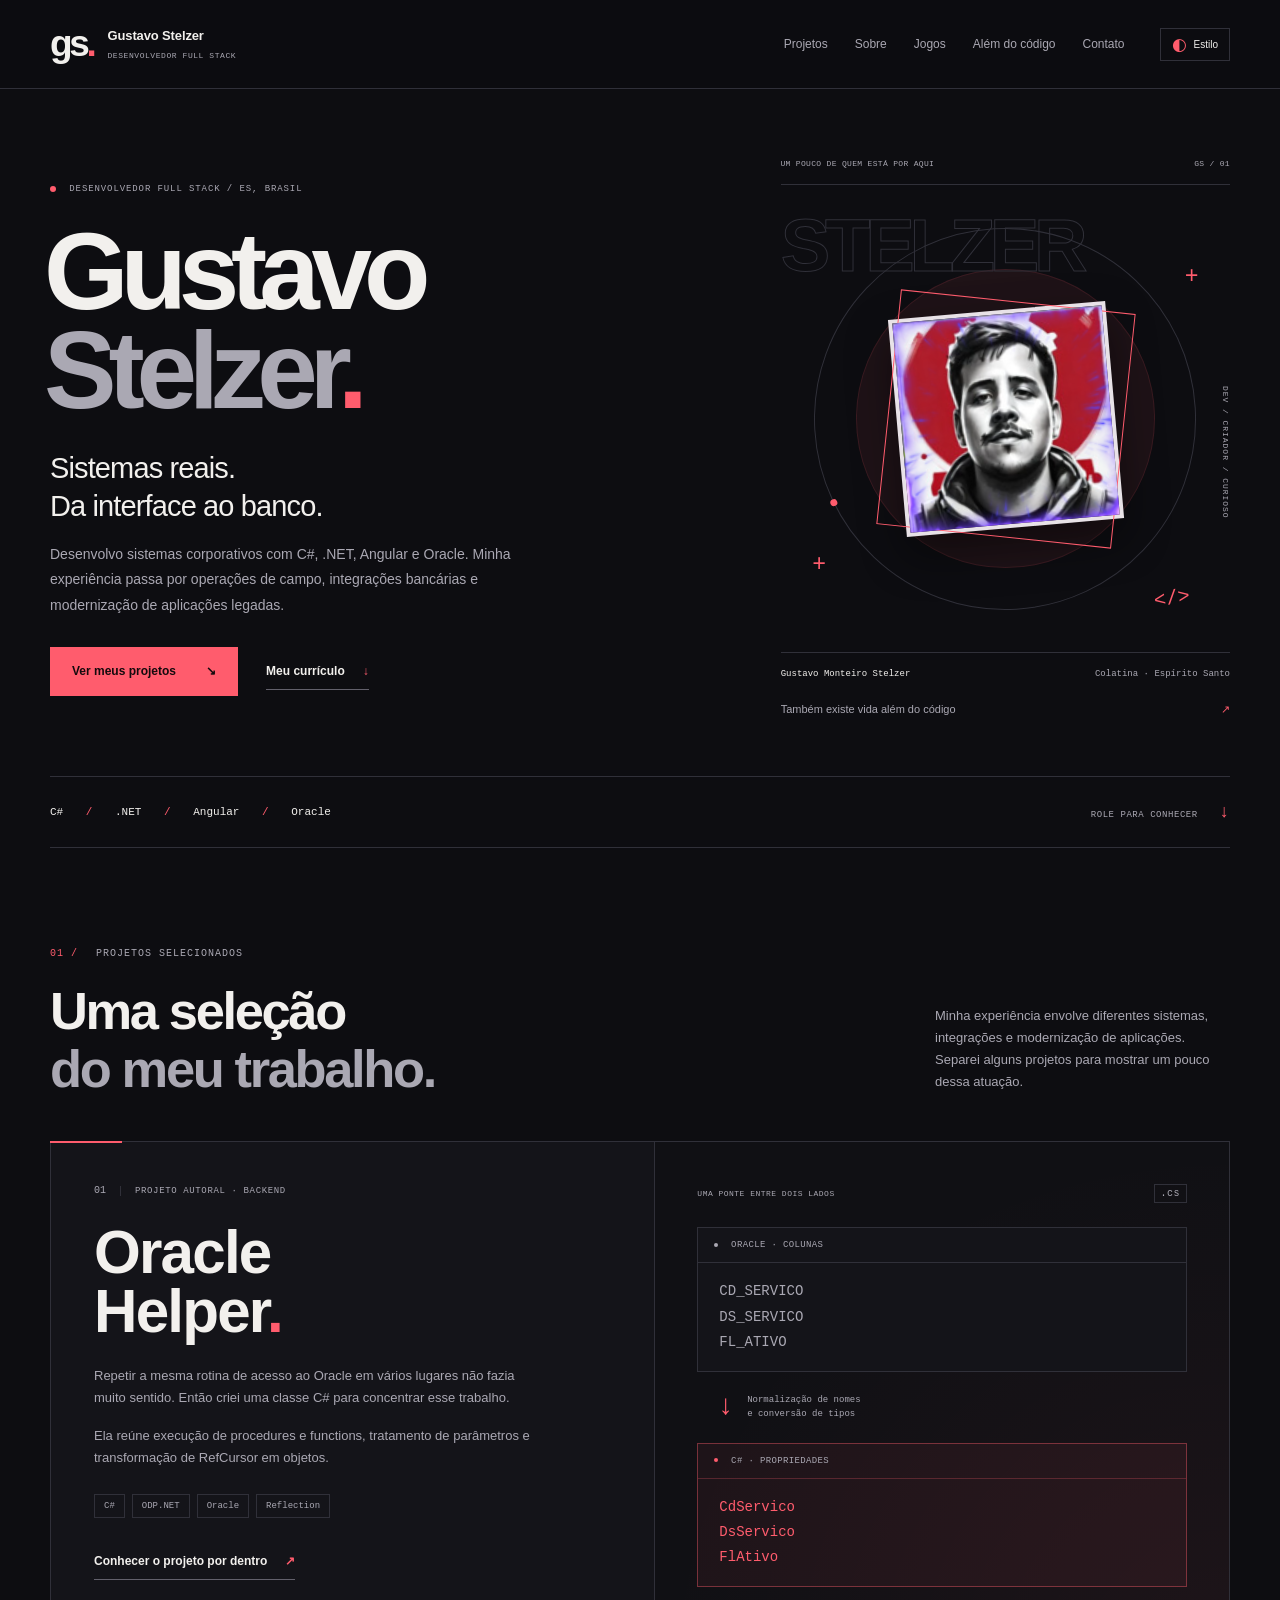
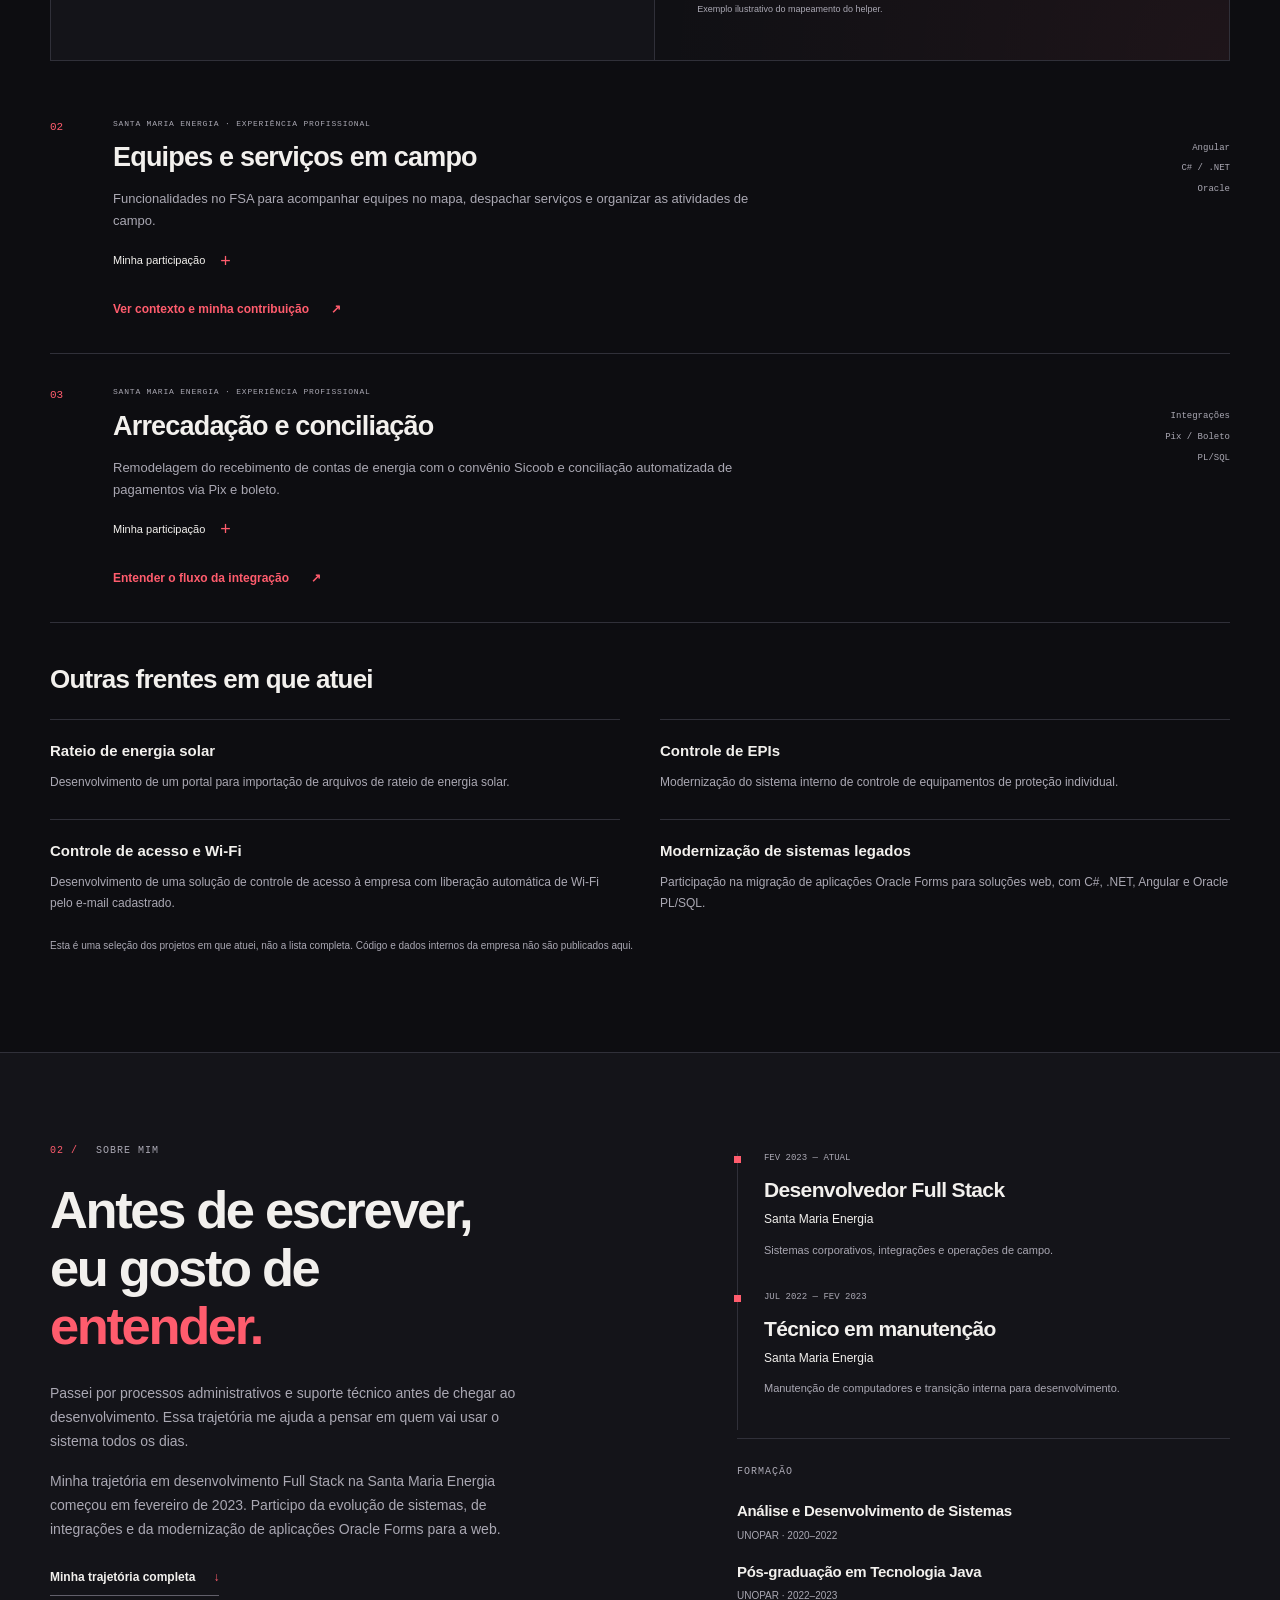
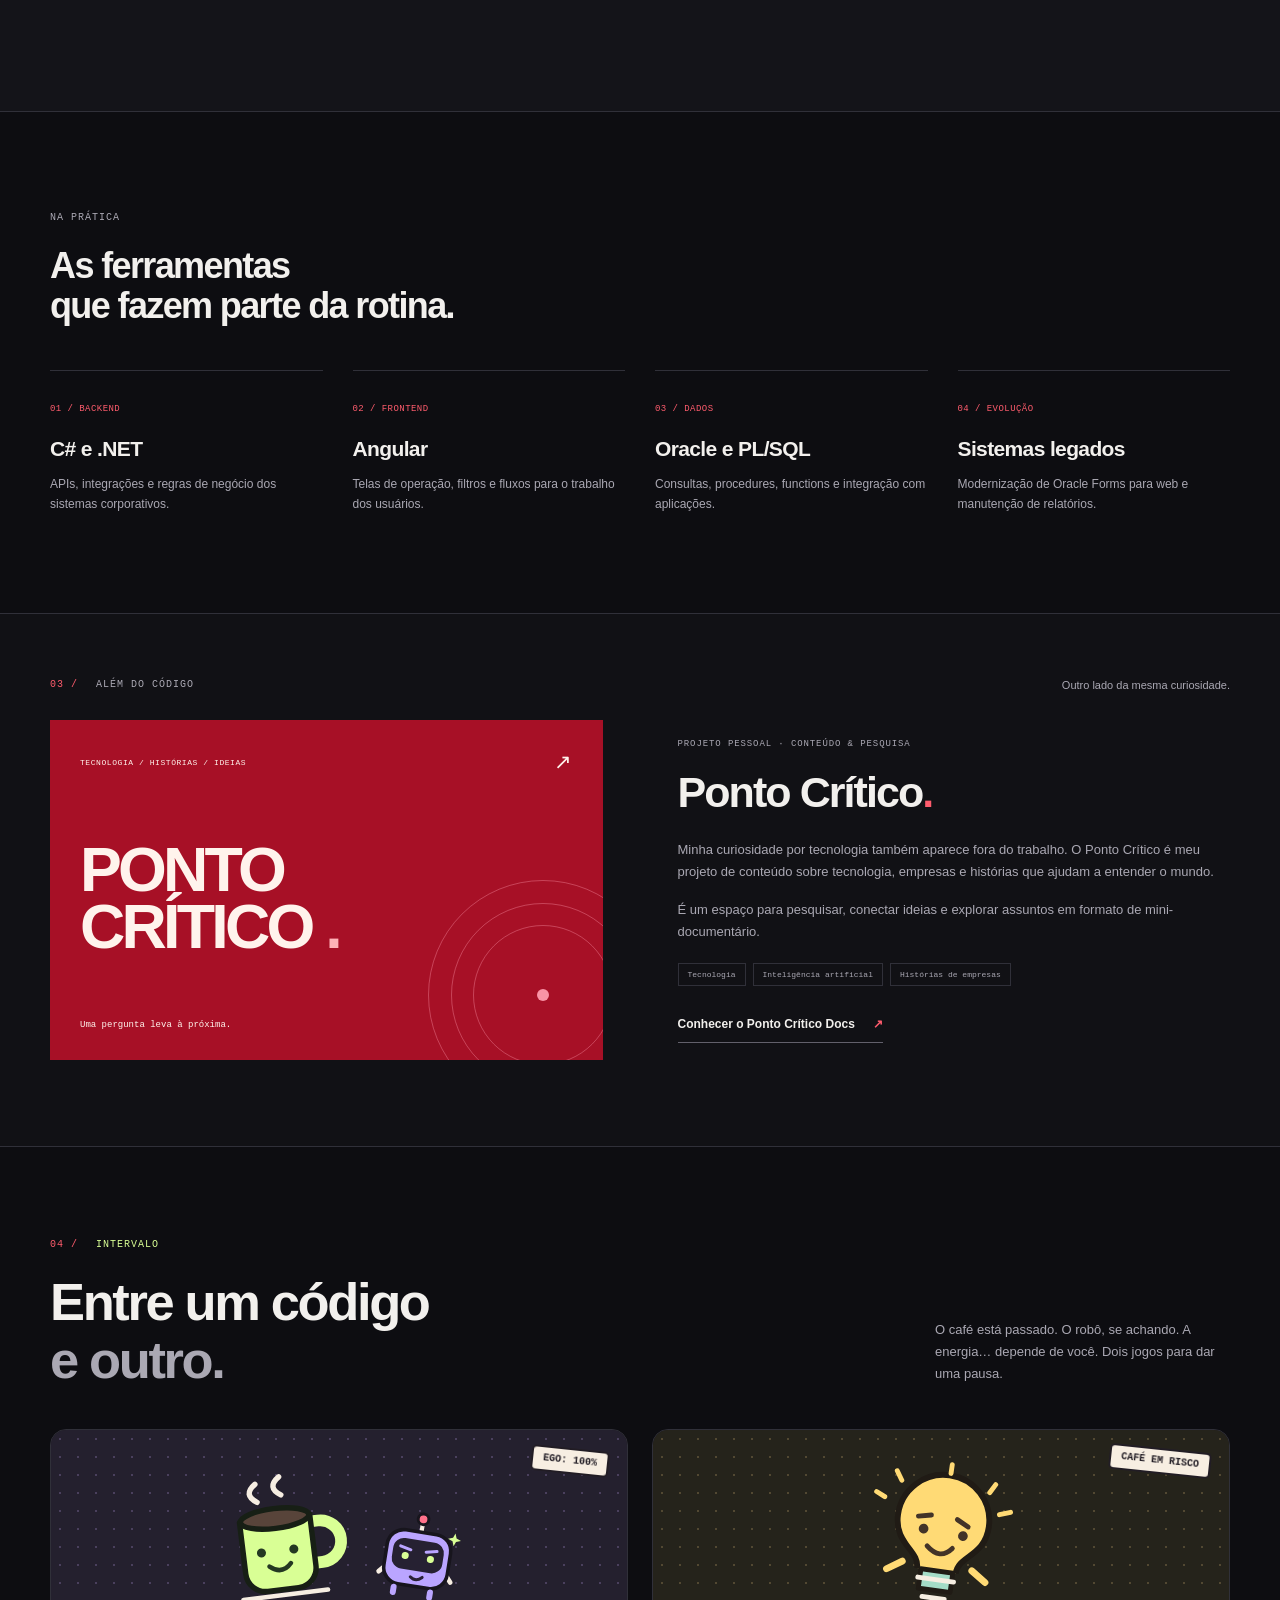
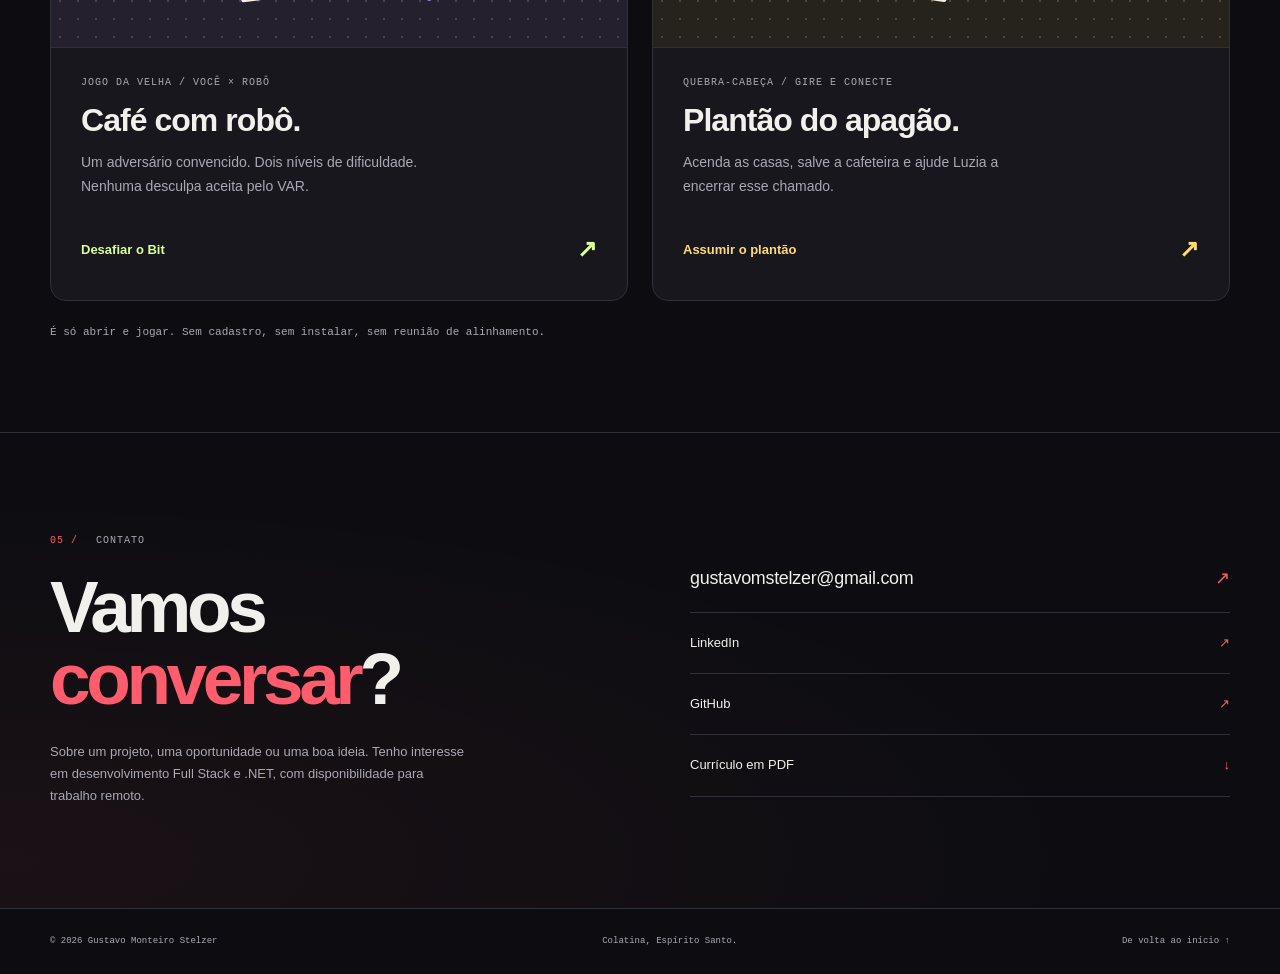
<file: index.html>
<!doctype html>
<html lang="pt-BR" data-accent="red">
  <head>
    <meta charset="utf-8">
    <meta name="viewport" content="width=device-width, initial-scale=1">
    <meta name="theme-color" content="#0d0d11">
    <meta name="color-scheme" content="dark">
    <style>
      html { color-scheme: dark; }
      body { margin: 0; background: #0d0d11; color: #f2f0ed; }
    </style>
    <title>Gustavo Stelzer — Desenvolvedor Full Stack</title>
    <meta name="description" content="Sou Gustavo Monteiro Stelzer, desenvolvedor Full Stack. Conheça meu trabalho com C#, .NET, Angular e Oracle, o Oracle Helper e o Ponto Crítico.">
    <meta property="og:title" content="Gustavo Stelzer — Desenvolvedor Full Stack">
    <meta property="og:description" content="Projetos com C#, .NET, Angular e Oracle: integrações, sistemas corporativos, Oracle Helper e dois jogos para conhecer meu trabalho de outro jeito.">
    <meta property="og:image" content="https://gustavomstelzer.github.io/assets/img/portfolio-social.png">
    <meta property="og:image:width" content="1200">
    <meta property="og:image:height" content="630">
    <meta property="og:image:alt" content="Gustavo Stelzer, desenvolvedor Full Stack. C#, .NET, Angular e Oracle.">
    <meta name="twitter:card" content="summary_large_image">
    <meta property="og:type" content="website">
    <meta property="og:locale" content="pt_BR">
    <meta property="og:url" content="https://gustavomstelzer.github.io/">
    <link rel="canonical" href="https://gustavomstelzer.github.io/">
    <link rel="icon" type="image/svg+xml" href="assets/img/favicon.svg">
    <link rel="stylesheet" href="assets/css/portfolio.css?v=6">
    <link rel="stylesheet" href="assets/css/arcade.css?v=6">
    <link rel="stylesheet" href="assets/css/cases.css?v=6">
    <script src="assets/js/config.js" defer></script>
    <script src="assets/js/theme.js" defer></script>
    <script src="assets/js/portfolio.js" defer></script>
  </head>
  <body>
    <a class="skip-link" href="#conteudo">Pular para o conteúdo</a>
    <div class="scroll-progress" aria-hidden="true">
      <span data-scroll-progress></span>
    </div>
    <header class="site-header">
      <div class="container header-inner">
        <a class="brand" href="./" aria-label="Gustavo Stelzer, início">
          <span class="brand-monogram" aria-hidden="true">gs<span>.</span>
          </span>
          <span class="brand-name">Gustavo Stelzer<small>Desenvolvedor Full Stack</small>
          </span>
        </a>
        <nav id="menu-principal" class="main-nav" aria-label="Navegação principal">
          <a href="#projetos">Projetos</a>
          <a href="#sobre">Sobre</a>
          <a href="#jogos">Jogos</a>
          <a href="#alem-do-codigo">Além do código</a>
          <a href="#contato">Contato</a>
        </nav>
        <div class="header-controls">
          <details class="appearance" data-appearance="" hidden="">
            <summary aria-label="Personalizar aparência">
              <span class="appearance-icon" aria-hidden="true">◐</span>
              <span>Estilo</span>
            </summary>
            <div class="appearance-panel" role="group" aria-label="Preferências de aparência">
              <p class="control-label">Cor de destaque</p>
              <div class="accent-options">
                <button type="button" data-set-accent="red" aria-pressed="true">
                  <i class="swatch swatch-red" aria-hidden="true"></i>Vermelho</button>
                <button type="button" data-set-accent="violet" aria-pressed="false">
                  <i class="swatch swatch-violet" aria-hidden="true"></i>Roxo</button>
                <button type="button" data-set-accent="ice" aria-pressed="false">
                  <i class="swatch swatch-ice" aria-hidden="true"></i>Gelo</button>
              </div>
              <label class="motion-control">
                <input type="checkbox" data-reduce-motion> Reduzir movimentos</label>
              <p class="appearance-note" data-appearance-note role="status">Suas preferências ficam neste navegador.</p>
            </div>
          </details>
          <button class="menu-toggle" type="button" aria-controls="menu-principal" aria-expanded="false">Menu <span aria-hidden="true">+</span>
          </button>
        </div>
      </div>
    </header>
    <main id="conteudo">
      <section class="hero container" aria-labelledby="hero-title">
        <div class="hero-copy">
          <p class="eyebrow hero-eyebrow">
            <span class="small-dot" aria-hidden="true"></span> Desenvolvedor Full Stack / ES, Brasil</p>
          <h1 id="hero-title">Gustavo<br>
            <span class="surname">Stelzer<span class="title-dot">.</span>
            </span>
          </h1>
          <p class="hero-statement">Sistemas reais.<br>Da interface ao banco.</p>
          <p class="hero-description">Desenvolvo sistemas corporativos com C#, .NET, Angular e Oracle. Minha experiência passa por operações de campo, integrações bancárias e modernização de aplicações legadas.</p>
          <div class="actions">
            <a class="button button-primary" href="#projetos">Ver meus projetos <span aria-hidden="true">↘</span>
            </a>
            <a class="text-link" href="assets/curriculo-gustavo-stelzer.pdf" download>Meu currículo <span aria-hidden="true">↓</span>
            </a>
          </div>
        </div>
        <figure class="portrait-composition">
          <div class="portrait-topline">
            <span>UM POUCO DE QUEM ESTÁ POR AQUI</span>
            <span aria-hidden="true">GS / 01</span>
          </div>
          <div class="portrait-stage">
            <span class="portrait-word" aria-hidden="true">STELZER</span>
            <span class="portrait-orbit" aria-hidden="true"></span>
            <span class="crosshair crosshair-a" aria-hidden="true">+</span>
            <span class="crosshair crosshair-b" aria-hidden="true">+</span>
            <div class="portrait-frame">
              <img src="assets/img/gustavo-stelzer.png" alt="Retrato de Gustavo Stelzer em preto e branco, com elementos vermelhos e roxos." width="163" height="163" fetchpriority="high" decoding="async">
            </div>
            <span class="portrait-side" aria-hidden="true">DEV / CRIADOR / CURIOSO</span>
            <span class="portrait-caption-mark" aria-hidden="true">&lt;/&gt;</span>
          </div>
          <figcaption>
            <span>Gustavo Monteiro Stelzer</span>
            <span>Colatina · Espírito Santo</span>
          </figcaption>
          <a class="portrait-link" href="#alem-do-codigo">Também existe vida além do código <span aria-hidden="true">↗</span>
          </a>
        </figure>
        <div class="hero-bottom">
          <p>C# <span>/</span> .NET <span>/</span> Angular <span>/</span> Oracle</p>
          <a href="#projetos">Role para conhecer <span class="scroll-arrow" aria-hidden="true">↓</span>
          </a>
        </div>
      </section>
      <section id="projetos" class="section container" aria-labelledby="projects-title">
        <div class="section-heading" data-reveal="">
          <div>
            <p class="eyebrow">
              <span class="section-index">01 /</span> Projetos selecionados</p>
            <h2 id="projects-title">Uma seleção<br>
              <span class="muted-heading">do meu trabalho.</span>
            </h2>
          </div>
          <p>Minha experiência envolve diferentes sistemas, integrações e modernização de aplicações. Separei alguns projetos para mostrar um pouco dessa atuação.</p>
        </div>
        <article class="featured-project" data-reveal="">
          <div class="featured-copy">
            <p class="project-index">01 <span>Projeto autoral · Backend</span>
            </p>
            <h3>Oracle<br>Helper<span class="title-dot">.</span>
            </h3>
            <p>Repetir a mesma rotina de acesso ao Oracle em vários lugares não fazia muito sentido. Então criei uma classe C# para concentrar esse trabalho.</p>
            <p>Ela reúne execução de procedures e functions, tratamento de parâmetros e transformação de RefCursor em objetos.</p>
            <ul class="tags" aria-label="Tecnologias do Oracle Helper">
              <li>C#</li>
              <li>ODP.NET</li>
              <li>Oracle</li>
              <li>Reflection</li>
            </ul>
            <a class="text-link project-link" href="projetos/oracle-helper.html">Conhecer o projeto por dentro <span aria-hidden="true">↗</span>
            </a>
          </div>
          <div class="mapping-visual">
            <div class="mapping-heading">
              <span>UMA PONTE ENTRE DOIS LADOS</span>
              <span class="small-tag">.cs</span>
            </div>
            <div class="mapping-block">
              <span class="block-label">
                <span class="small-dot" aria-hidden="true"></span> ORACLE · COLUNAS</span>
              <code>CD_SERVICO<br>DS_SERVICO<br>FL_ATIVO</code>
            </div>
            <div class="mapping-connector">
              <span aria-hidden="true">↓</span>
              <span>Normalização de nomes<br>e conversão de tipos</span>
            </div>
            <div class="mapping-block mapping-block-bottom">
              <span class="block-label">
                <span class="small-dot" aria-hidden="true"></span> C# · PROPRIEDADES</span>
              <code>CdServico<br>DsServico<br>FlAtivo</code>
            </div>
            <p>Exemplo ilustrativo do mapeamento do helper.</p>
          </div>
        </article>
        <div class="project-list">
          <article class="project-row" data-reveal="">
            <div class="project-number">02</div>
            <div class="project-row-body">
              <p class="eyebrow">Santa Maria Energia · Experiência profissional</p>
              <h3>Equipes e serviços em campo</h3>
              <p>Funcionalidades no FSA para acompanhar equipes no mapa, despachar serviços e organizar as atividades de campo.</p>
              <details>
                <summary>Minha participação <span aria-hidden="true">+</span>
                </summary>
                <div class="detail-content">
                  <p>Atuação na interface Angular e nas integrações com o backend em C# e Oracle, conectando a visualização das equipes ao fluxo de serviços da operação.</p>
                  <p>O trabalho envolve filtros, apresentação das informações no mapa e acompanhamento das situações dos serviços.</p>
                </div>
              </details>
              <a class="case-link" href="projetos/equipes-em-campo.html">Ver contexto e minha contribuição <span aria-hidden="true">↗</span>
              </a>
            </div>
            <ul class="project-tech" aria-label="Tecnologias">
              <li>Angular</li>
              <li>C# / .NET</li>
              <li>Oracle</li>
            </ul>
          </article>
          <article class="project-row" data-reveal="">
            <div class="project-number">03</div>
            <div class="project-row-body">
              <p class="eyebrow">Santa Maria Energia · Experiência profissional</p>
              <h3>Arrecadação e conciliação</h3>
              <p>Remodelagem do recebimento de contas de energia com o convênio Sicoob e conciliação automatizada de pagamentos via Pix e boleto.</p>
              <details>
                <summary>Minha participação <span aria-hidden="true">+</span>
                </summary>
                <div class="detail-content">
                  <p>Atuação na integração entre os sistemas corporativos e os recebimentos bancários, com atenção ao processamento e à conciliação das informações.</p>
                  <p>Entender a regra de negócio e acompanhar o retorno de cada integração faz parte desse trabalho.</p>
                </div>
              </details>
              <a class="case-link" href="projetos/arrecadacao-e-conciliacao.html">Entender o fluxo da integração <span aria-hidden="true">↗</span>
              </a>
            </div>
            <ul class="project-tech" aria-label="Áreas">
              <li>Integrações</li>
              <li>Pix / Boleto</li>
              <li>PL/SQL</li>
            </ul>
          </article>
        </div>
        <section class="other-projects" aria-labelledby="other-projects-title" data-reveal="">
          <h3 id="other-projects-title">Outras frentes em que atuei</h3>
          <dl class="other-projects-list">
            <div>
              <dt>Rateio de energia solar</dt>
              <dd>Desenvolvimento de um portal para importação de arquivos de rateio de energia solar.</dd>
            </div>
            <div>
              <dt>Controle de EPIs</dt>
              <dd>Modernização do sistema interno de controle de equipamentos de proteção individual.</dd>
            </div>
            <div>
              <dt>Controle de acesso e Wi-Fi</dt>
              <dd>Desenvolvimento de uma solução de controle de acesso à empresa com liberação automática de Wi-Fi pelo e-mail cadastrado.</dd>
            </div>
            <div>
              <dt>Modernização de sistemas legados</dt>
              <dd>Participação na migração de aplicações Oracle Forms para soluções web, com C#, .NET, Angular e Oracle PL/SQL.</dd>
            </div>
          </dl>
        </section>
        <p class="section-footnote">Esta é uma seleção dos projetos em que atuei, não a lista completa. Código e dados internos da empresa não são publicados aqui.</p>
      </section>
      <section id="sobre" class="about-section" aria-labelledby="about-title">
        <div class="container about-grid">
          <div data-reveal="">
            <p class="eyebrow">
              <span class="section-index">02 /</span> Sobre mim</p>
            <h2 id="about-title">Antes de escrever,<br>eu gosto de<br>
              <span class="accent-text">entender.</span>
            </h2>
            <p>Passei por processos administrativos e suporte técnico antes de chegar ao desenvolvimento. Essa trajetória me ajuda a pensar em quem vai usar o sistema todos os dias.</p>
            <p>Minha trajetória em desenvolvimento Full Stack na Santa Maria Energia começou em fevereiro de 2023. Participo da evolução de sistemas, de integrações e da modernização de aplicações Oracle Forms para a web.</p>
            <a class="text-link" href="assets/curriculo-gustavo-stelzer.pdf" download>Minha trajetória completa <span aria-hidden="true">↓</span>
            </a>
          </div>
          <div class="trajectory" data-reveal="">
            <div class="timeline-item">
              <span class="timeline-date">FEV 2023 — ATUAL</span>
              <h3>Desenvolvedor Full Stack</h3>
              <p>Santa Maria Energia</p>
              <small>Sistemas corporativos, integrações e operações de campo.</small>
            </div>
            <div class="timeline-item">
              <span class="timeline-date">JUL 2022 — FEV 2023</span>
              <h3>Técnico em manutenção</h3>
              <p>Santa Maria Energia</p>
              <small>Manutenção de computadores e transição interna para desenvolvimento.</small>
            </div>
            <div class="education-block">
              <p class="eyebrow">Formação</p>
              <h3>Análise e Desenvolvimento de Sistemas</h3>
              <p>UNOPAR · 2020–2022</p>
              <h3>Pós-graduação em Tecnologia Java</h3>
              <p>UNOPAR · 2022–2023</p>
            </div>
          </div>
        </div>
      </section>
      <section class="section container expertise-section" aria-labelledby="expertise-title">
        <div class="section-heading compact-heading" data-reveal="">
          <div>
            <p class="eyebrow">Na prática</p>
            <h2 id="expertise-title">As ferramentas<br>que fazem parte da rotina.</h2>
          </div>
        </div>
        <div class="expertise-grid">
          <div data-reveal="">
            <span class="expertise-no">01 / BACKEND</span>
            <h3>C# e .NET</h3>
            <p>APIs, integrações e regras de negócio dos sistemas corporativos.</p>
          </div>
          <div data-reveal="">
            <span class="expertise-no">02 / FRONTEND</span>
            <h3>Angular</h3>
            <p>Telas de operação, filtros e fluxos para o trabalho dos usuários.</p>
          </div>
          <div data-reveal="">
            <span class="expertise-no">03 / DADOS</span>
            <h3>Oracle e PL/SQL</h3>
            <p>Consultas, procedures, functions e integração com aplicações.</p>
          </div>
          <div data-reveal="">
            <span class="expertise-no">04 / EVOLUÇÃO</span>
            <h3>Sistemas legados</h3>
            <p>Modernização de Oracle Forms para web e manutenção de relatórios.</p>
          </div>
        </div>
      </section>
      <section id="alem-do-codigo" class="creative-section" aria-labelledby="creative-title">
        <div class="container">
          <div class="creative-heading" data-reveal="">
            <p class="eyebrow">
              <span class="section-index">03 /</span> Além do código</p>
            <p>Outro lado da mesma curiosidade.</p>
          </div>
          <article class="creative-feature" data-reveal="">
            <div class="critical-poster" aria-label="Ponto Crítico, projeto de conteúdo">
              <div class="poster-label">
                <span>TECNOLOGIA / HISTÓRIAS / IDEIAS</span>
                <span aria-hidden="true">↗</span>
              </div>
              <div class="critical-wordmark" aria-hidden="true">
                PONTO
                <br>
                CRÍTICO
                <span>.</span>
              </div>
              <span class="critical-target" aria-hidden="true">
                <i></i>
              </span>
              <p class="poster-bottom">Uma pergunta leva à próxima.</p>
            </div>
            <div class="creative-copy">
              <p class="eyebrow">Projeto pessoal · Conteúdo &amp; pesquisa</p>
              <h2 id="creative-title">Ponto Crítico<span class="title-dot">.</span>
              </h2>
              <p>Minha curiosidade por tecnologia também aparece fora do trabalho. O Ponto Crítico é meu projeto de conteúdo sobre tecnologia, empresas e histórias que ajudam a entender o mundo.</p>
              <p>É um espaço para pesquisar, conectar ideias e explorar assuntos em formato de mini-documentário.</p>
              <ul class="tags" aria-label="Temas do projeto">
                <li>Tecnologia</li>
                <li>Inteligência artificial</li>
                <li>Histórias de empresas</li>
              </ul>
              <a class="text-link" href="https://www.youtube.com/@PontoCriticoDocs" target="_blank" rel="noopener noreferrer">Conhecer o Ponto Crítico Docs <span aria-hidden="true">↗</span>
              </a>
            </div>
          </article>
        </div>
      </section>
      <section id="jogos" class="arcade-section" aria-labelledby="arcade-title">
        <div class="container">
          <div class="section-heading" data-reveal>
            <div>
              <p class="eyebrow arcade-label">
                <span class="section-index">04 /</span> Intervalo</p>
              <h2 id="arcade-title">Entre um código<br>
                <span class="muted-heading">e outro.</span>
              </h2>
            </div>
            <p>O café está passado. O robô, se achando. A energia… depende de você. Dois jogos para dar uma pausa.</p>
          </div>
          <div class="arcade-cards">
            <a class="arcade-card" href="jogos/cafe-com-robo.html" data-reveal>
              <div class="arcade-card-art" aria-hidden="true">
                <img src="assets/img/coffee.svg" alt="" width="145" height="145" loading="lazy">
                <img class="art-opponent" src="assets/img/robot.svg" alt="" width="95" height="95" loading="lazy">
                <span class="sticker">EGO: 100%</span>
              </div>
              <div class="arcade-card-copy">
                <p class="eyebrow">JOGO DA VELHA / VOCÊ × ROBÔ</p>
                <h3>Café com robô.</h3>
                <p>Um adversário convencido. Dois níveis de dificuldade. Nenhuma desculpa aceita pelo VAR.</p>
                <div class="arcade-card-action">Desafiar o Bit <span aria-hidden="true">↗</span>
                </div>
              </div>
            </a>
            <a class="arcade-card arcade-card-power" href="jogos/plantao-do-apagao.html" data-reveal>
              <div class="arcade-card-art" aria-hidden="true">
                <img src="assets/img/bulb.svg" alt="" width="156" height="156" loading="lazy">
                <span class="sticker">CAFÉ EM RISCO</span>
              </div>
              <div class="arcade-card-copy">
                <p class="eyebrow">QUEBRA-CABEÇA / GIRE E CONECTE</p>
                <h3>Plantão do apagão.</h3>
                <p>Acenda as casas, salve a cafeteira e ajude Luzia a encerrar esse chamado.</p>
                <div class="arcade-card-action">Assumir o plantão <span aria-hidden="true">↗</span>
                </div>
              </div>
            </a>
          </div>
          <p class="arcade-footnote">É só abrir e jogar. Sem cadastro, sem instalar, sem reunião de alinhamento.</p>
        </div>
      </section>
      <section id="contato" class="contact-section" aria-labelledby="contact-title">
        <div class="container contact-inner">
          <div data-reveal="">
            <p class="eyebrow">
              <span class="section-index">05 /</span> Contato</p>
            <h2 id="contact-title">Vamos<br>
              <span class="accent-text">conversar<span class="contact-dot">?</span>
              </span>
            </h2>
            <p>Sobre um projeto, uma oportunidade ou uma boa ideia. Tenho interesse em desenvolvimento Full Stack e .NET, com disponibilidade para trabalho remoto.</p>
          </div>
          <div class="contact-links" data-reveal="">
            <a class="contact-email" href="mailto:gustavomstelzer@gmail.com">gustavomstelzer@gmail.com <span aria-hidden="true">↗</span>
            </a>
            <a href="https://www.linkedin.com/in/gustavo-monteiro-stelzer-5a4586208/" target="_blank" rel="noopener noreferrer">LinkedIn <span aria-hidden="true">↗</span>
            </a>
            <a href="https://github.com/GustavoMStelzer" target="_blank" rel="noopener noreferrer">GitHub <span aria-hidden="true">↗</span>
            </a>
            <a href="assets/curriculo-gustavo-stelzer.pdf" download>Currículo em PDF <span aria-hidden="true">↓</span>
            </a>
          </div>
        </div>
      </section>
    </main>
    <footer class="site-footer">
      <div class="container footer-inner">
        <p>© <span data-year>2026</span> Gustavo Monteiro Stelzer</p>
        <span>Colatina, Espírito Santo.</span>
        <a href="#conteudo">De volta ao início <span aria-hidden="true">↑</span>
        </a>
      </div>
    </footer>
  </body>
</html>
</file>
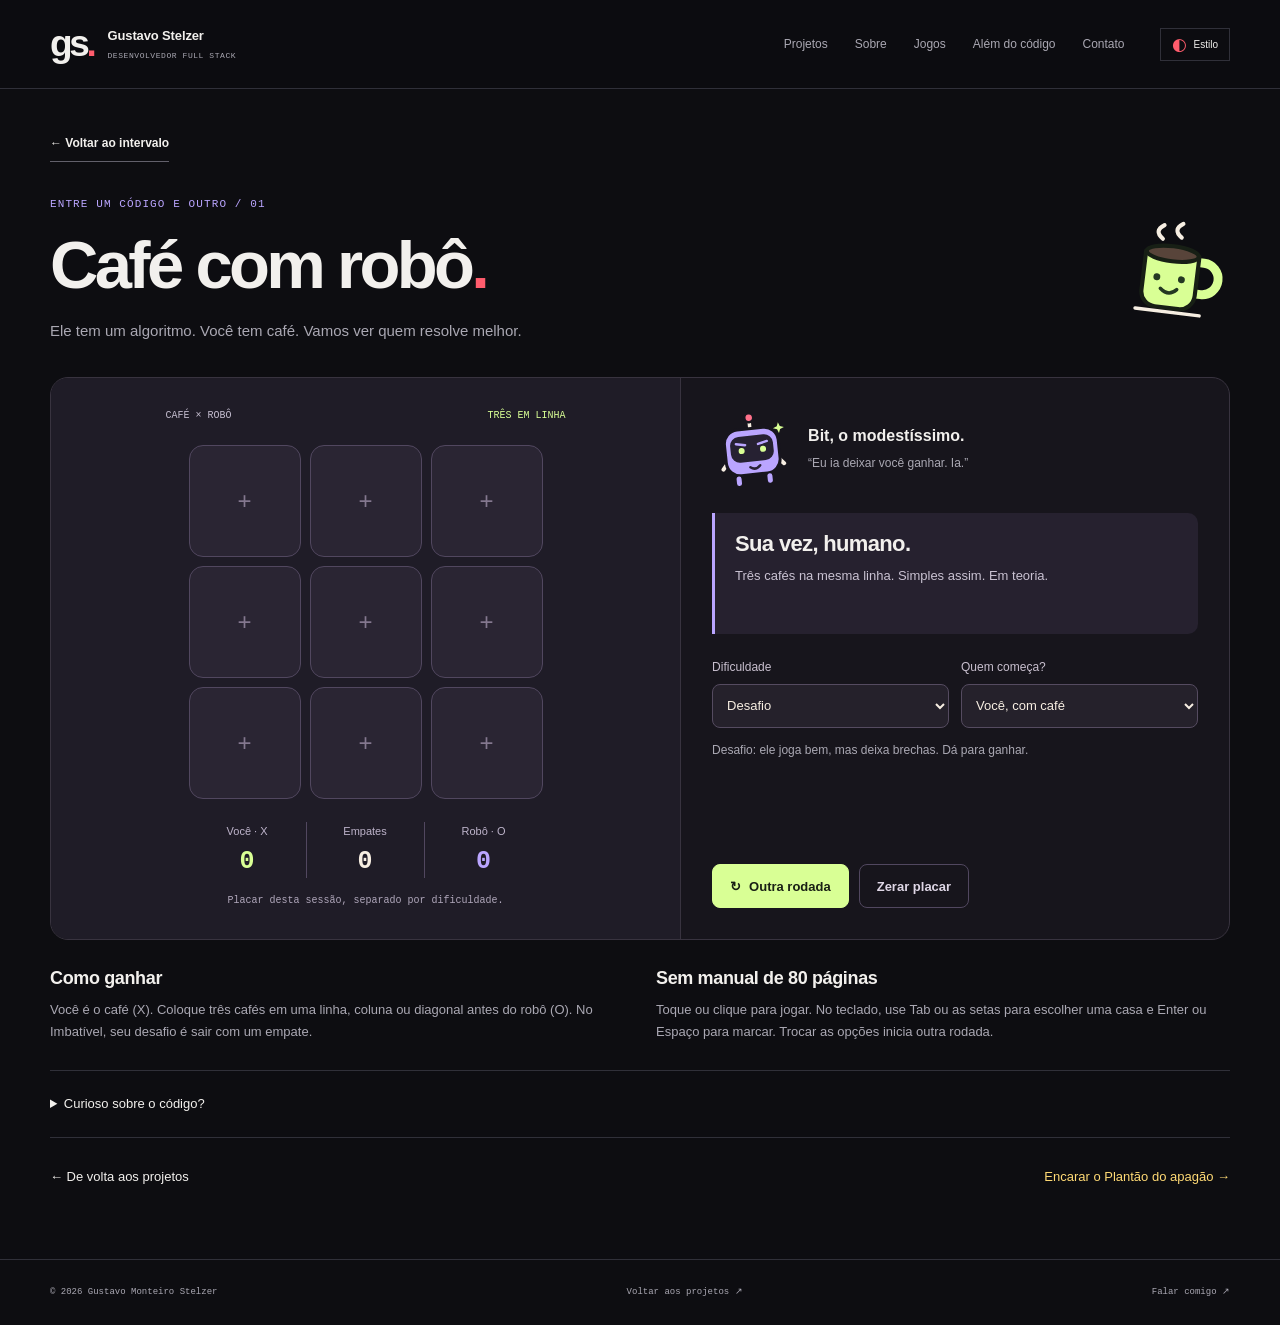
<file: jogos/cafe-com-robo.html>
<!doctype html>
<html lang="pt-BR" data-accent="red">
  <head>
    <meta charset="utf-8">
    <meta name="viewport" content="width=device-width, initial-scale=1">
    <meta name="color-scheme" content="dark">
    <meta name="theme-color" content="#0d0d11">
    <title>Café com robô — Gustavo Stelzer</title>
    <meta name="description" content="Um jogo da velha com um robô convencido. Encontre uma brecha no modo Desafio ou tente empatar com o Imbatível. Sem cadastro: é só jogar.">
    <meta property="og:title" content="Café com robô — Gustavo Stelzer">
    <meta property="og:description" content="Um jogo da velha com um robô convencido. Encontre uma brecha no modo Desafio ou tente empatar com o Imbatível. Sem cadastro: é só jogar.">
    <meta property="og:type" content="website">
    <meta property="og:image" content="https://gustavomstelzer.github.io/assets/img/portfolio-social.png">
    <meta property="og:url" content="https://gustavomstelzer.github.io/jogos/cafe-com-robo.html">
    <link rel="canonical" href="https://gustavomstelzer.github.io/jogos/cafe-com-robo.html">
    <link rel="icon" type="image/svg+xml" href="../assets/img/favicon.svg">
    <link rel="stylesheet" href="../assets/css/portfolio.css?v=6">
    <link rel="stylesheet" href="../assets/css/arcade.css?v=6">
    <script src="../assets/js/config.js" defer></script>
    <script src="../assets/js/theme.js?v=6" defer></script>
    <script src="../assets/js/portfolio.js?v=6" defer></script>
    <script src="../assets/js/games/tic-tac-toe.js?v=6" defer></script>
    <script src="../assets/js/games/tic-tac-toe-ui.js?v=6" defer></script>
  </head>
  <body class="arcade-page tic-page">
    <a class="skip-link" href="#conteudo">Pular para o jogo</a>
    <header class="site-header">
      <div class="container header-inner">
        <a class="brand" href="../index.html" aria-label="Gustavo Stelzer, início">
          <span class="brand-monogram" aria-hidden="true">gs<span>.</span>
          </span>
          <span class="brand-name">Gustavo Stelzer<small>Desenvolvedor Full Stack</small>
          </span>
        </a>
        <nav id="menu-principal" class="main-nav" aria-label="Navegação principal">
          <a href="../index.html#projetos">Projetos</a>
          <a href="../index.html#sobre">Sobre</a>
          <a href="../index.html#jogos">Jogos</a>
          <a href="../index.html#alem-do-codigo">Além do código</a>
          <a href="../index.html#contato">Contato</a>
        </nav>
        <div class="header-controls">
          <details class="appearance" data-appearance="" hidden="">
            <summary aria-label="Personalizar aparência">
              <span class="appearance-icon" aria-hidden="true">◐</span>
              <span>Estilo</span>
            </summary>
            <div class="appearance-panel" role="group" aria-label="Preferências de aparência">
              <p class="control-label">Cor de destaque</p>
              <div class="accent-options">
                <button type="button" data-set-accent="red" aria-pressed="true">
                  <i class="swatch swatch-red" aria-hidden="true"></i>Vermelho</button>
                <button type="button" data-set-accent="violet" aria-pressed="false">
                  <i class="swatch swatch-violet" aria-hidden="true"></i>Roxo</button>
                <button type="button" data-set-accent="ice" aria-pressed="false">
                  <i class="swatch swatch-ice" aria-hidden="true"></i>Gelo</button>
              </div>
              <label class="motion-control">
                <input type="checkbox" data-reduce-motion> Reduzir movimentos</label>
              <p class="appearance-note" data-appearance-note role="status">Suas preferências ficam neste navegador.</p>
            </div>
          </details>
          <button class="menu-toggle" type="button" aria-controls="menu-principal" aria-expanded="false">Menu <span aria-hidden="true">+</span>
          </button>
        </div>
      </div>
    </header>
    <main id="conteudo" class="arcade-main container">
      <a class="text-link" href="../index.html#jogos">← Voltar ao intervalo</a>
      <header class="arcade-intro">
        <div>
          <p class="eyebrow">ENTRE UM CÓDIGO E OUTRO / 01</p>
          <h1>Café com robô<span class="title-dot">.</span>
          </h1>
          <p>Ele tem um algoritmo. Você tem café. Vamos ver quem resolve melhor.</p>
        </div>
        <img class="arcade-doodle" src="../assets/img/coffee.svg" alt="Café sorridente" width="110" height="110">
      </header>
      <section class="game-shell" data-tic-tac-toe hidden aria-label="Jogo da velha">
        <div class="game-stage">
          <div class="stage-topline">
            <span>CAFÉ × ROBÔ</span>
            <b>TRÊS EM LINHA</b>
          </div>
          <div class="tic-board" data-board role="group" aria-label="Tabuleiro de três linhas e três colunas"></div>
          <dl class="scoreboard" aria-label="Placar do modo selecionado">
            <div>
              <dt>Você · X</dt>
              <dd data-score="X">0</dd>
            </div>
            <div>
              <dt>Empates</dt>
              <dd data-score="draw">0</dd>
            </div>
            <div>
              <dt>Robô · O</dt>
              <dd data-score="O">0</dd>
            </div>
          </dl>
          <p class="score-note">Placar desta sessão, separado por dificuldade.</p>
        </div>
        <div class="game-sidebar">
          <div class="mascot-line">
            <img src="../assets/img/robot.svg" alt="Robô com expressão convencida" width="80" height="80">
            <div>
              <strong>Bit, o modestíssimo.</strong>
              <small>“Eu ia deixar você ganhar. Ia.”</small>
            </div>
          </div>
          <div class="game-message" role="status" aria-live="polite" aria-atomic="true">
            <h2 data-status>Sua vez, humano.</h2>
            <p data-caption>Escolha uma casa vazia.</p>
          </div>
          <div class="game-options">
            <label>Dificuldade<select data-difficulty>
                <option value="challenge">Desafio</option>
                <option value="perfect">Imbatível</option>
              </select>
            </label>
            <label>Quem começa?<select data-starter>
                <option value="human">Você, com café</option>
                <option value="robot">O robô</option>
              </select>
            </label>
          </div>
          <p class="mode-note" data-mode-note></p>
          <div class="game-actions">
            <button class="game-button" type="button" data-restart>
              <span aria-hidden="true">↻</span> Outra rodada</button>
            <button class="game-button secondary" type="button" data-reset-score>Zerar placar</button>
          </div>
        </div>
      </section>
      <div class="game-help">
        <div>
          <h2>Como ganhar</h2>
          <p>Você é o café (X). Coloque três cafés em uma linha, coluna ou diagonal antes do robô (O). No Imbatível, seu desafio é sair com um empate.</p>
        </div>
        <div>
          <h2>Sem manual de 80 páginas</h2>
          <p>Toque ou clique para jogar. No teclado, use Tab ou as setas para escolher uma casa e Enter ou Espaço para marcar. Trocar as opções inicia outra rodada.</p>
        </div>
      </div>
      <details class="game-technical">
        <summary>Curioso sobre o código?</summary>
        <p>A decisão do robô usa minimax: ele avalia os próximos estados do tabuleiro até vitória, derrota ou empate. O modo Imbatível escolhe sempre a melhor jogada. O Desafio mantém vitórias e bloqueios imediatos, mas permite escolhas aleatórias em outras posições. A lógica do jogo fica separada da interface e pode ser testada sem navegador.</p>
        <a href="https://github.com/GustavoMStelzer/GustavoMStelzer.github.io/blob/main/assets/js/games/tic-tac-toe.js" target="_blank" rel="noopener noreferrer">Ver a lógica no GitHub ↗</a>
      </details>
      <nav class="other-game" aria-label="Outros caminhos">
        <a href="../index.html#projetos">← De volta aos projetos</a>
        <a href="plantao-do-apagao.html">Encarar o Plantão do apagão →</a>
      </nav>
      <noscript>
        <p class="no-game">Os jogos precisam de JavaScript. Ative-o para jogar ou <a class="text-link" href="../index.html#projetos">conheça os projetos do portfólio</a>.</p>
      </noscript>
    </main>
    <footer class="site-footer">
      <div class="container footer-inner">
        <p>© <span data-year>2026</span> Gustavo Monteiro Stelzer</p>
        <a href="../index.html#projetos">Voltar aos projetos ↗</a>
        <a href="../index.html#contato">Falar comigo ↗</a>
      </div>
    </footer>
  </body>
</html>
</file>
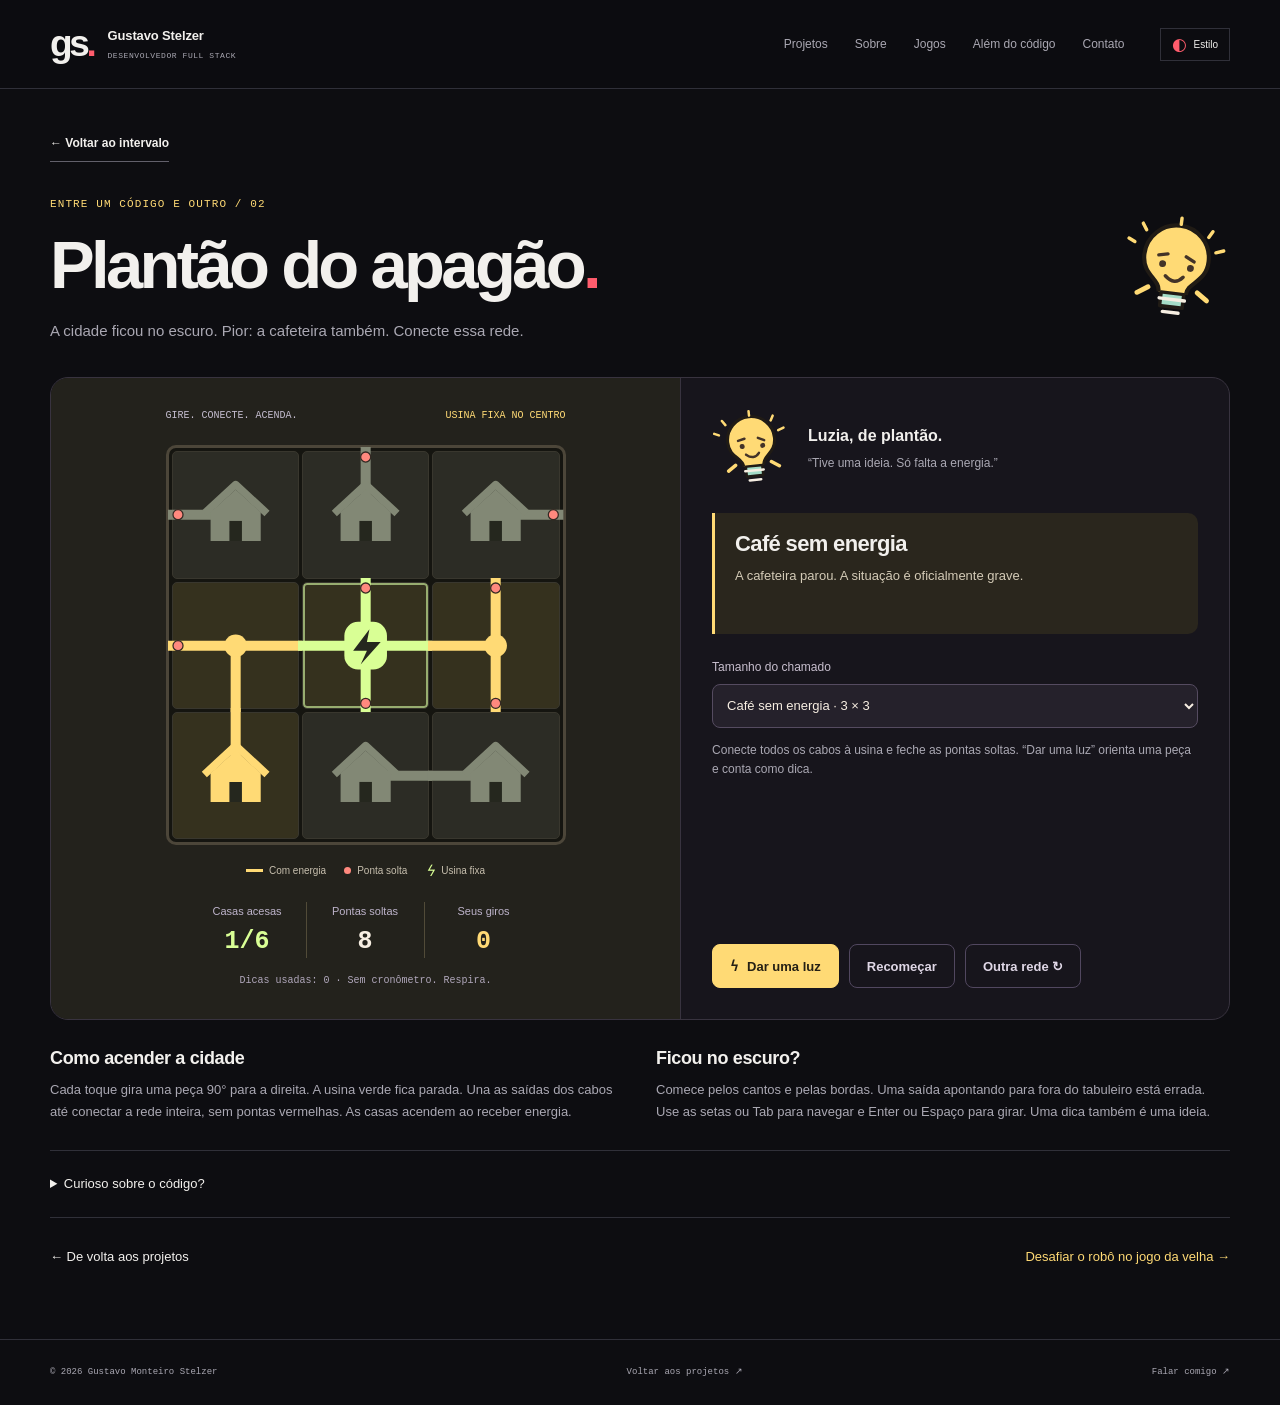
<file: jogos/plantao-do-apagao.html>
<!doctype html>
<html lang="pt-BR" data-accent="red">
  <head>
    <meta charset="utf-8">
    <meta name="viewport" content="width=device-width, initial-scale=1">
    <meta name="color-scheme" content="dark">
    <meta name="theme-color" content="#0d0d11">
    <title>Plantão do apagão — Gustavo Stelzer</title>
    <meta name="description" content="Um quebra-cabeça de redes elétricas: gire os cabos, conecte as casas à usina e salve a cafeteira. Três tamanhos de rede, dicas e novos desafios.">
    <meta property="og:title" content="Plantão do apagão — Gustavo Stelzer">
    <meta property="og:description" content="Um quebra-cabeça de redes elétricas: gire os cabos, conecte as casas à usina e salve a cafeteira. Três tamanhos de rede, dicas e novos desafios.">
    <meta property="og:type" content="website">
    <meta property="og:image" content="https://gustavomstelzer.github.io/assets/img/portfolio-social.png">
    <meta property="og:url" content="https://gustavomstelzer.github.io/jogos/plantao-do-apagao.html">
    <link rel="canonical" href="https://gustavomstelzer.github.io/jogos/plantao-do-apagao.html">
    <link rel="icon" type="image/svg+xml" href="../assets/img/favicon.svg">
    <link rel="stylesheet" href="../assets/css/portfolio.css?v=6">
    <link rel="stylesheet" href="../assets/css/arcade.css?v=6">
    <script src="../assets/js/config.js" defer></script>
    <script src="../assets/js/theme.js?v=6" defer></script>
    <script src="../assets/js/portfolio.js?v=6" defer></script>
    <script src="../assets/js/games/power-grid.js?v=6" defer></script>
    <script src="../assets/js/games/power-grid-ui.js?v=6" defer></script>
  </head>
  <body class="arcade-page power-page">
    <a class="skip-link" href="#conteudo">Pular para o jogo</a>
    <header class="site-header">
      <div class="container header-inner">
        <a class="brand" href="../index.html" aria-label="Gustavo Stelzer, início">
          <span class="brand-monogram" aria-hidden="true">gs<span>.</span>
          </span>
          <span class="brand-name">Gustavo Stelzer<small>Desenvolvedor Full Stack</small>
          </span>
        </a>
        <nav id="menu-principal" class="main-nav" aria-label="Navegação principal">
          <a href="../index.html#projetos">Projetos</a>
          <a href="../index.html#sobre">Sobre</a>
          <a href="../index.html#jogos">Jogos</a>
          <a href="../index.html#alem-do-codigo">Além do código</a>
          <a href="../index.html#contato">Contato</a>
        </nav>
        <div class="header-controls">
          <details class="appearance" data-appearance="" hidden="">
            <summary aria-label="Personalizar aparência">
              <span class="appearance-icon" aria-hidden="true">◐</span>
              <span>Estilo</span>
            </summary>
            <div class="appearance-panel" role="group" aria-label="Preferências de aparência">
              <p class="control-label">Cor de destaque</p>
              <div class="accent-options">
                <button type="button" data-set-accent="red" aria-pressed="true">
                  <i class="swatch swatch-red" aria-hidden="true"></i>Vermelho</button>
                <button type="button" data-set-accent="violet" aria-pressed="false">
                  <i class="swatch swatch-violet" aria-hidden="true"></i>Roxo</button>
                <button type="button" data-set-accent="ice" aria-pressed="false">
                  <i class="swatch swatch-ice" aria-hidden="true"></i>Gelo</button>
              </div>
              <label class="motion-control">
                <input type="checkbox" data-reduce-motion> Reduzir movimentos</label>
              <p class="appearance-note" data-appearance-note role="status">Suas preferências ficam neste navegador.</p>
            </div>
          </details>
          <button class="menu-toggle" type="button" aria-controls="menu-principal" aria-expanded="false">Menu <span aria-hidden="true">+</span>
          </button>
        </div>
      </div>
    </header>
    <main id="conteudo" class="arcade-main container">
      <a class="text-link" href="../index.html#jogos">← Voltar ao intervalo</a>
      <header class="arcade-intro">
        <div>
          <p class="eyebrow">ENTRE UM CÓDIGO E OUTRO / 02</p>
          <h1>Plantão do apagão<span class="title-dot">.</span>
          </h1>
          <p>A cidade ficou no escuro. Pior: a cafeteira também. Conecte essa rede.</p>
        </div>
        <img class="arcade-doodle" src="../assets/img/bulb.svg" alt="Lâmpada sorridente" width="110" height="110">
      </header>
      <section class="game-shell" data-power-grid hidden aria-label="Quebra-cabeça de energia">
        <div class="game-stage">
          <div class="stage-topline">
            <span>GIRE. CONECTE. ACENDA.</span>
            <b>USINA FIXA NO CENTRO</b>
          </div>
          <div class="power-board" data-board role="group" aria-label="Rede elétrica: gire as peças para conectar todos os cabos"></div>
          <div class="power-legend" aria-label="Legenda">
            <span>
              <i class="legend-line" aria-hidden="true"></i>Com energia</span>
            <span>
              <i class="legend-end" aria-hidden="true"></i>Ponta solta</span>
            <span>
              <i class="legend-source" aria-hidden="true">ϟ</i>Usina fixa</span>
          </div>
          <dl class="scoreboard" aria-label="Estado da rede">
            <div>
              <dt>Casas acesas</dt>
              <dd data-homes>0/0</dd>
            </div>
            <div>
              <dt>Pontas soltas</dt>
              <dd data-loose>0</dd>
            </div>
            <div>
              <dt>Seus giros</dt>
              <dd data-turns>0</dd>
            </div>
          </dl>
          <p class="score-note">Dicas usadas: <span data-hints>0</span> · Sem cronômetro. Respira.</p>
        </div>
        <div class="game-sidebar">
          <div class="mascot-line">
            <img src="../assets/img/bulb.svg" alt="Luzia, a lâmpada de plantão" width="80" height="80">
            <div>
              <strong>Luzia, de plantão.</strong>
              <small>“Tive uma ideia. Só falta a energia.”</small>
            </div>
          </div>
          <div class="game-message" role="status" aria-live="polite" aria-atomic="true">
            <h2 data-status>O café está em risco.</h2>
            <p data-caption>Gire os cabos para conectar a rede.</p>
          </div>
          <div class="game-options full-width">
            <label>Tamanho do chamado<select data-level>
                <option value="0">Café sem energia · 3 × 3</option>
                <option value="1">Bairro sem Wi-Fi · 4 × 4</option>
                <option value="2">Plantão da cidade · 5 × 5</option>
              </select>
            </label>
          </div>
          <p class="mode-note">Conecte todos os cabos à usina e feche as pontas soltas. “Dar uma luz” orienta uma peça e conta como dica.</p>
          <div class="game-actions">
            <button class="game-button" type="button" data-hint>
              <span aria-hidden="true">ϟ</span> Dar uma luz</button>
            <button class="game-button secondary" type="button" data-restart>Recomeçar</button>
            <button class="game-button secondary" type="button" data-shuffle>Outra rede ↻</button>
          </div>
          <button class="game-button next-shift" type="button" data-next hidden>Próximo plantão →</button>
        </div>
      </section>
      <div class="game-help">
        <div>
          <h2>Como acender a cidade</h2>
          <p>Cada toque gira uma peça 90° para a direita. A usina verde fica parada. Una as saídas dos cabos até conectar a rede inteira, sem pontas vermelhas. As casas acendem ao receber energia.</p>
        </div>
        <div>
          <h2>Ficou no escuro?</h2>
          <p>Comece pelos cantos e pelas bordas. Uma saída apontando para fora do tabuleiro está errada. Use as setas ou Tab para navegar e Enter ou Espaço para girar. Uma dica também é uma ideia.</p>
        </div>
      </div>
      <details class="game-technical">
        <summary>Curioso sobre o código?</summary>
        <p>A rede nasce de uma árvore que liga todas as peças, depois é embaralhada por rotações. As quatro direções usam uma máscara de bits. Uma busca em largura identifica os cabos conectados à usina; outra verificação encontra pontas sem conexão. O jogo aceita qualquer configuração que conecte tudo corretamente, mesmo que seja diferente da solução gerada.</p>
        <a href="https://github.com/GustavoMStelzer/GustavoMStelzer.github.io/blob/main/assets/js/games/power-grid.js" target="_blank" rel="noopener noreferrer">Ver a lógica no GitHub ↗</a>
      </details>
      <nav class="other-game" aria-label="Outros caminhos">
        <a href="../index.html#projetos">← De volta aos projetos</a>
        <a href="cafe-com-robo.html">Desafiar o robô no jogo da velha →</a>
      </nav>
      <noscript>
        <p class="no-game">Os jogos precisam de JavaScript. Ative-o para jogar ou <a class="text-link" href="../index.html#projetos">conheça os projetos do portfólio</a>.</p>
      </noscript>
    </main>
    <footer class="site-footer">
      <div class="container footer-inner">
        <p>© <span data-year>2026</span> Gustavo Monteiro Stelzer</p>
        <a href="../index.html#projetos">Voltar aos projetos ↗</a>
        <a href="../index.html#contato">Falar comigo ↗</a>
      </div>
    </footer>
  </body>
</html>
</file>
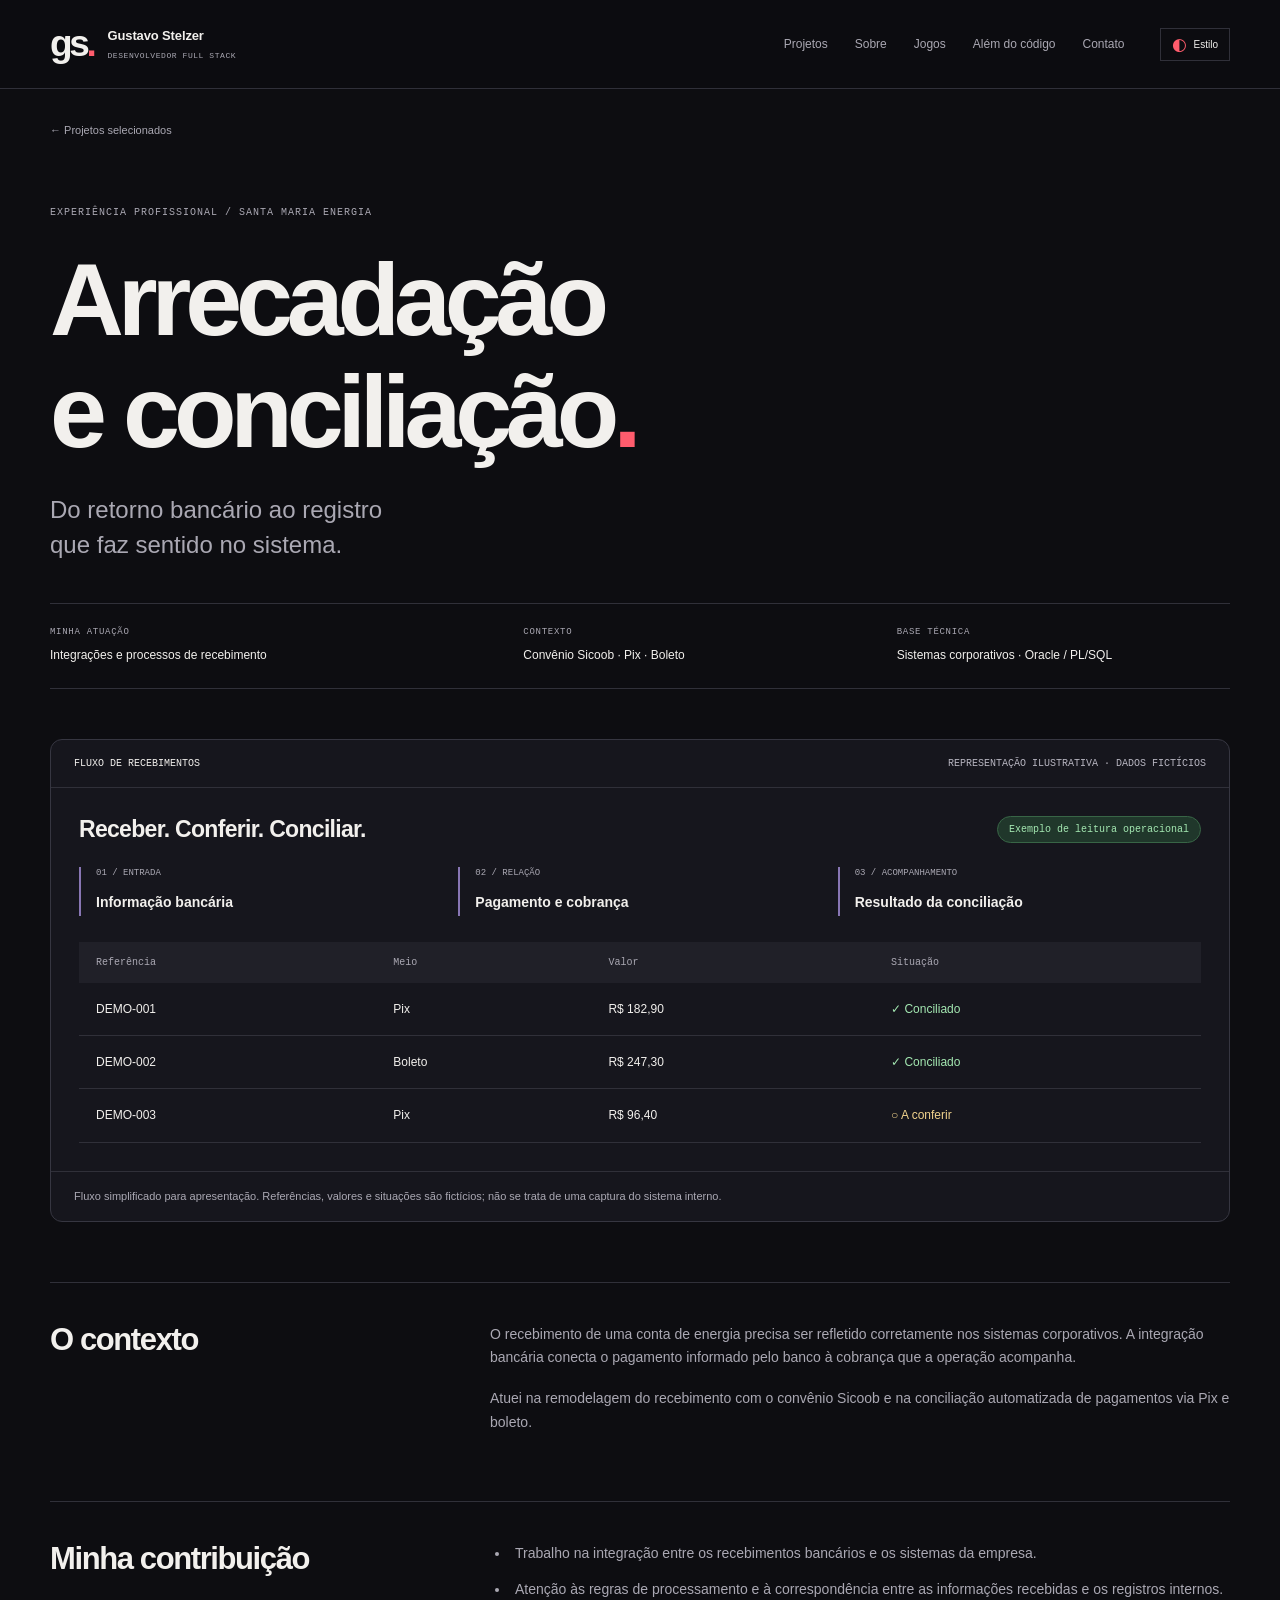
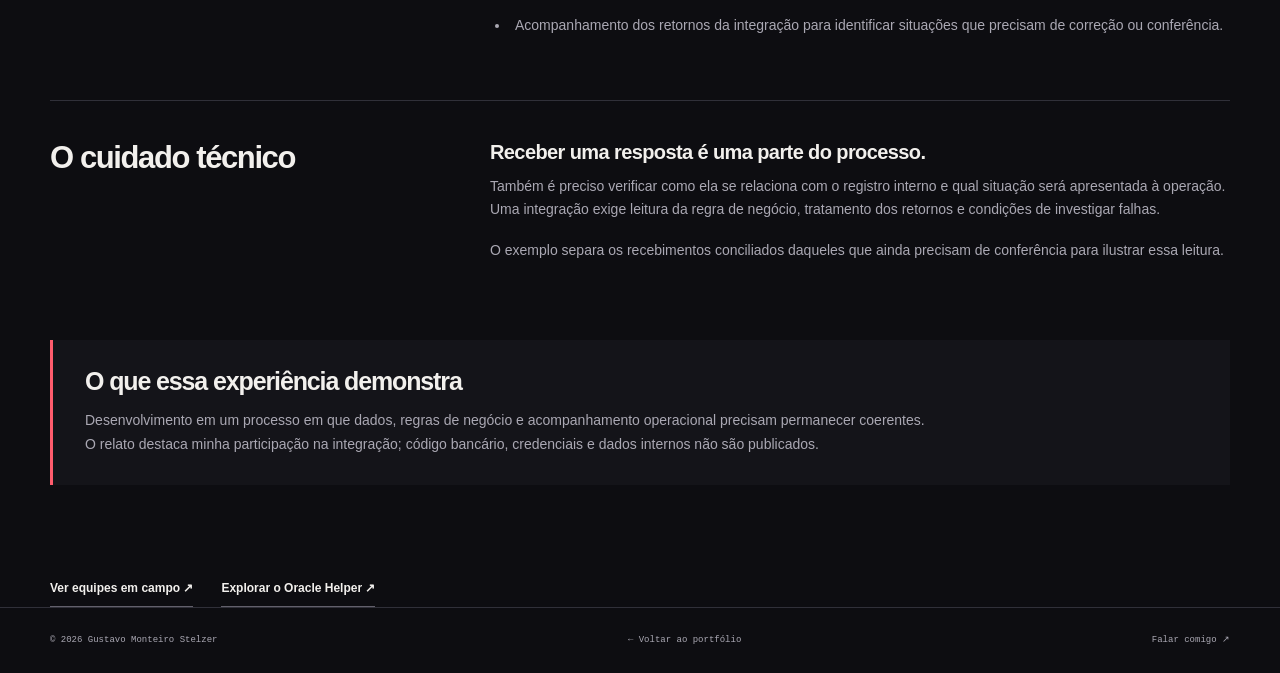
<file: projetos/arrecadacao-e-conciliacao.html>
<!doctype html>
<html lang="pt-BR" data-accent="red">
  <head>
    <meta charset="utf-8">
    <meta name="viewport" content="width=device-width, initial-scale=1">
    <meta name="theme-color" content="#0d0d11">
    <meta name="color-scheme" content="dark">
    <style>
      html { color-scheme: dark; }
      body { margin: 0; background: #0d0d11; color: #f2f0ed; }
    </style>
    <title>Arrecadação e conciliação — Gustavo Stelzer</title>
    <meta name="description" content="Experiência com integração de recebimentos bancários, convênio Sicoob e conciliação de pagamentos por Pix e boleto em sistemas corporativos.">
    <meta property="og:title" content="Arrecadação e conciliação — Gustavo Stelzer">
    <meta property="og:description" content="Experiência com integração de recebimentos bancários, convênio Sicoob e conciliação de pagamentos por Pix e boleto em sistemas corporativos.">
    <meta property="og:type" content="website">
    <meta property="og:locale" content="pt_BR">
    <meta property="og:image" content="https://gustavomstelzer.github.io/assets/img/portfolio-social.png">
    <link rel="canonical" href="https://gustavomstelzer.github.io/projetos/arrecadacao-e-conciliacao.html">
    <link rel="icon" type="image/svg+xml" href="../assets/img/favicon.svg">
    <link rel="stylesheet" href="../assets/css/portfolio.css?v=6">
    <link rel="stylesheet" href="../assets/css/cases.css?v=6">
    <script src="../assets/js/config.js" defer></script>
    <script src="../assets/js/theme.js" defer></script>
    <script src="../assets/js/portfolio.js" defer></script>
  </head>
  <body>
    <a class="skip-link" href="#conteudo">Pular para o conteúdo</a>
    <header class="site-header">
      <div class="container header-inner">
        <a class="brand" href="../index.html" aria-label="Gustavo Stelzer, início">
          <span class="brand-monogram" aria-hidden="true">gs<span>.</span>
          </span>
          <span class="brand-name">Gustavo Stelzer<small>Desenvolvedor Full Stack</small>
          </span>
        </a>
        <nav id="menu-principal" class="main-nav" aria-label="Navegação principal">
          <a href="../index.html#projetos">Projetos</a>
          <a href="../index.html#sobre">Sobre</a>
          <a href="../index.html#jogos">Jogos</a>
          <a href="../index.html#alem-do-codigo">Além do código</a>
          <a href="../index.html#contato">Contato</a>
        </nav>
        <div class="header-controls">
          <details class="appearance" data-appearance="" hidden="">
            <summary aria-label="Personalizar aparência">
              <span class="appearance-icon" aria-hidden="true">◐</span>
              <span>Estilo</span>
            </summary>
            <div class="appearance-panel" role="group" aria-label="Preferências de aparência">
              <p class="control-label">Cor de destaque</p>
              <div class="accent-options">
                <button type="button" data-set-accent="red" aria-pressed="true">
                  <i class="swatch swatch-red" aria-hidden="true"></i>Vermelho</button>
                <button type="button" data-set-accent="violet" aria-pressed="false">
                  <i class="swatch swatch-violet" aria-hidden="true"></i>Roxo</button>
                <button type="button" data-set-accent="ice" aria-pressed="false">
                  <i class="swatch swatch-ice" aria-hidden="true"></i>Gelo</button>
              </div>
              <label class="motion-control">
                <input type="checkbox" data-reduce-motion> Reduzir movimentos</label>
              <p class="appearance-note" data-appearance-note role="status">Suas preferências ficam neste navegador.</p>
            </div>
          </details>
          <button class="menu-toggle" type="button" aria-controls="menu-principal" aria-expanded="false">Menu <span aria-hidden="true">+</span>
          </button>
        </div>
      </div>
    </header>
    <main id="conteudo">
      <div class="container breadcrumb">
        <a href="../index.html#projetos">← Projetos selecionados</a>
      </div>
      <section class="case-hero container">
        <p class="eyebrow">EXPERIÊNCIA PROFISSIONAL / SANTA MARIA ENERGIA</p>
        <h1>Arrecadação<br>e conciliação<span class="title-dot">.</span>
        </h1>
        <p class="lead case-intro">Do retorno bancário ao registro<br>que faz sentido no sistema.</p>
        <div class="case-meta">
          <div>
            <span>MINHA ATUAÇÃO</span>
            <p>Integrações e processos de recebimento</p>
          </div>
          <div>
            <span>CONTEXTO</span>
            <p>Convênio Sicoob · Pix · Boleto</p>
          </div>
          <div>
            <span>BASE TÉCNICA</span>
            <p>Sistemas corporativos · Oracle / PL/SQL</p>
          </div>
        </div>
      </section>
      <div class="container">
        <figure class="case-demo">
          <div class="demo-toolbar">
            <strong>FLUXO DE RECEBIMENTOS</strong>
            <span>REPRESENTAÇÃO ILUSTRATIVA · DADOS FICTÍCIOS</span>
          </div>
          <div class="payment-demo">
            <div class="payment-title">
              <h3>Receber. Conferir. Conciliar.</h3>
              <span class="demo-badge">Exemplo de leitura operacional</span>
            </div>
            <div class="payment-flow">
              <div>
                <span>01 / ENTRADA</span>
                <strong>Informação bancária</strong>
              </div>
              <div>
                <span>02 / RELAÇÃO</span>
                <strong>Pagamento e cobrança</strong>
              </div>
              <div>
                <span>03 / ACOMPANHAMENTO</span>
                <strong>Resultado da conciliação</strong>
              </div>
            </div>
            <div class="demo-table-wrap">
              <table class="demo-table">
                <caption class="sr-only">Três recebimentos fictícios para ilustrar o fluxo de conciliação.</caption>
                <thead>
                  <tr>
                    <th scope="col">Referência</th>
                    <th scope="col">Meio</th>
                    <th scope="col">Valor</th>
                    <th scope="col">Situação</th>
                  </tr>
                </thead>
                <tbody>
                  <tr>
                    <td>DEMO-001</td>
                    <td>Pix</td>
                    <td>R$ 182,90</td>
                    <td class="demo-matched">✓ Conciliado</td>
                  </tr>
                  <tr>
                    <td>DEMO-002</td>
                    <td>Boleto</td>
                    <td>R$ 247,30</td>
                    <td class="demo-matched">✓ Conciliado</td>
                  </tr>
                  <tr>
                    <td>DEMO-003</td>
                    <td>Pix</td>
                    <td>R$ 96,40</td>
                    <td class="demo-pending">○ A conferir</td>
                  </tr>
                </tbody>
              </table>
            </div>
          </div>
          <figcaption class="demo-caption">Fluxo simplificado para apresentação. Referências, valores e situações são fictícios; não se trata de uma captura do sistema interno.</figcaption>
        </figure>
        <section class="case-content">
          <h2>O contexto</h2>
          <div>
            <p>O recebimento de uma conta de energia precisa ser refletido corretamente nos sistemas corporativos. A integração bancária conecta o pagamento informado pelo banco à cobrança que a operação acompanha.</p>
            <p>Atuei na remodelagem do recebimento com o convênio Sicoob e na conciliação automatizada de pagamentos via Pix e boleto.</p>
          </div>
        </section>
        <section class="case-content">
          <h2>Minha contribuição</h2>
          <div>
            <ul>
              <li>Trabalho na integração entre os recebimentos bancários e os sistemas da empresa.</li>
              <li>Atenção às regras de processamento e à correspondência entre as informações recebidas e os registros internos.</li>
              <li>Acompanhamento dos retornos da integração para identificar situações que precisam de correção ou conferência.</li>
            </ul>
          </div>
        </section>
        <section class="case-content">
          <h2>O cuidado técnico</h2>
          <div>
            <h3>Receber uma resposta é uma parte do processo.</h3>
            <p>Também é preciso verificar como ela se relaciona com o registro interno e qual situação será apresentada à operação. Uma integração exige leitura da regra de negócio, tratamento dos retornos e condições de investigar falhas.</p>
            <p>O exemplo separa os recebimentos conciliados daqueles que ainda precisam de conferência para ilustrar essa leitura.</p>
          </div>
        </section>
        <aside class="case-outcome">
          <h2>O que essa experiência demonstra</h2>
          <p>Desenvolvimento em um processo em que dados, regras de negócio e acompanhamento operacional precisam permanecer coerentes. O relato destaca minha participação na integração; código bancário, credenciais e dados internos não são publicados.</p>
        </aside>
        <div class="source-links">
          <a class="text-link" href="equipes-em-campo.html">Ver equipes em campo ↗</a>
          <a class="text-link" href="oracle-helper.html">Explorar o Oracle Helper ↗</a>
        </div>
      </div>
    </main>
    <footer class="site-footer">
      <div class="container footer-inner">
        <p>© <span data-year>2026</span> Gustavo Monteiro Stelzer</p>
        <a href="../index.html#projetos">← Voltar ao portfólio</a>
        <a href="mailto:gustavomstelzer@gmail.com">Falar comigo <span aria-hidden="true">↗</span>
        </a>
      </div>
    </footer>
  </body>
</html>
</file>
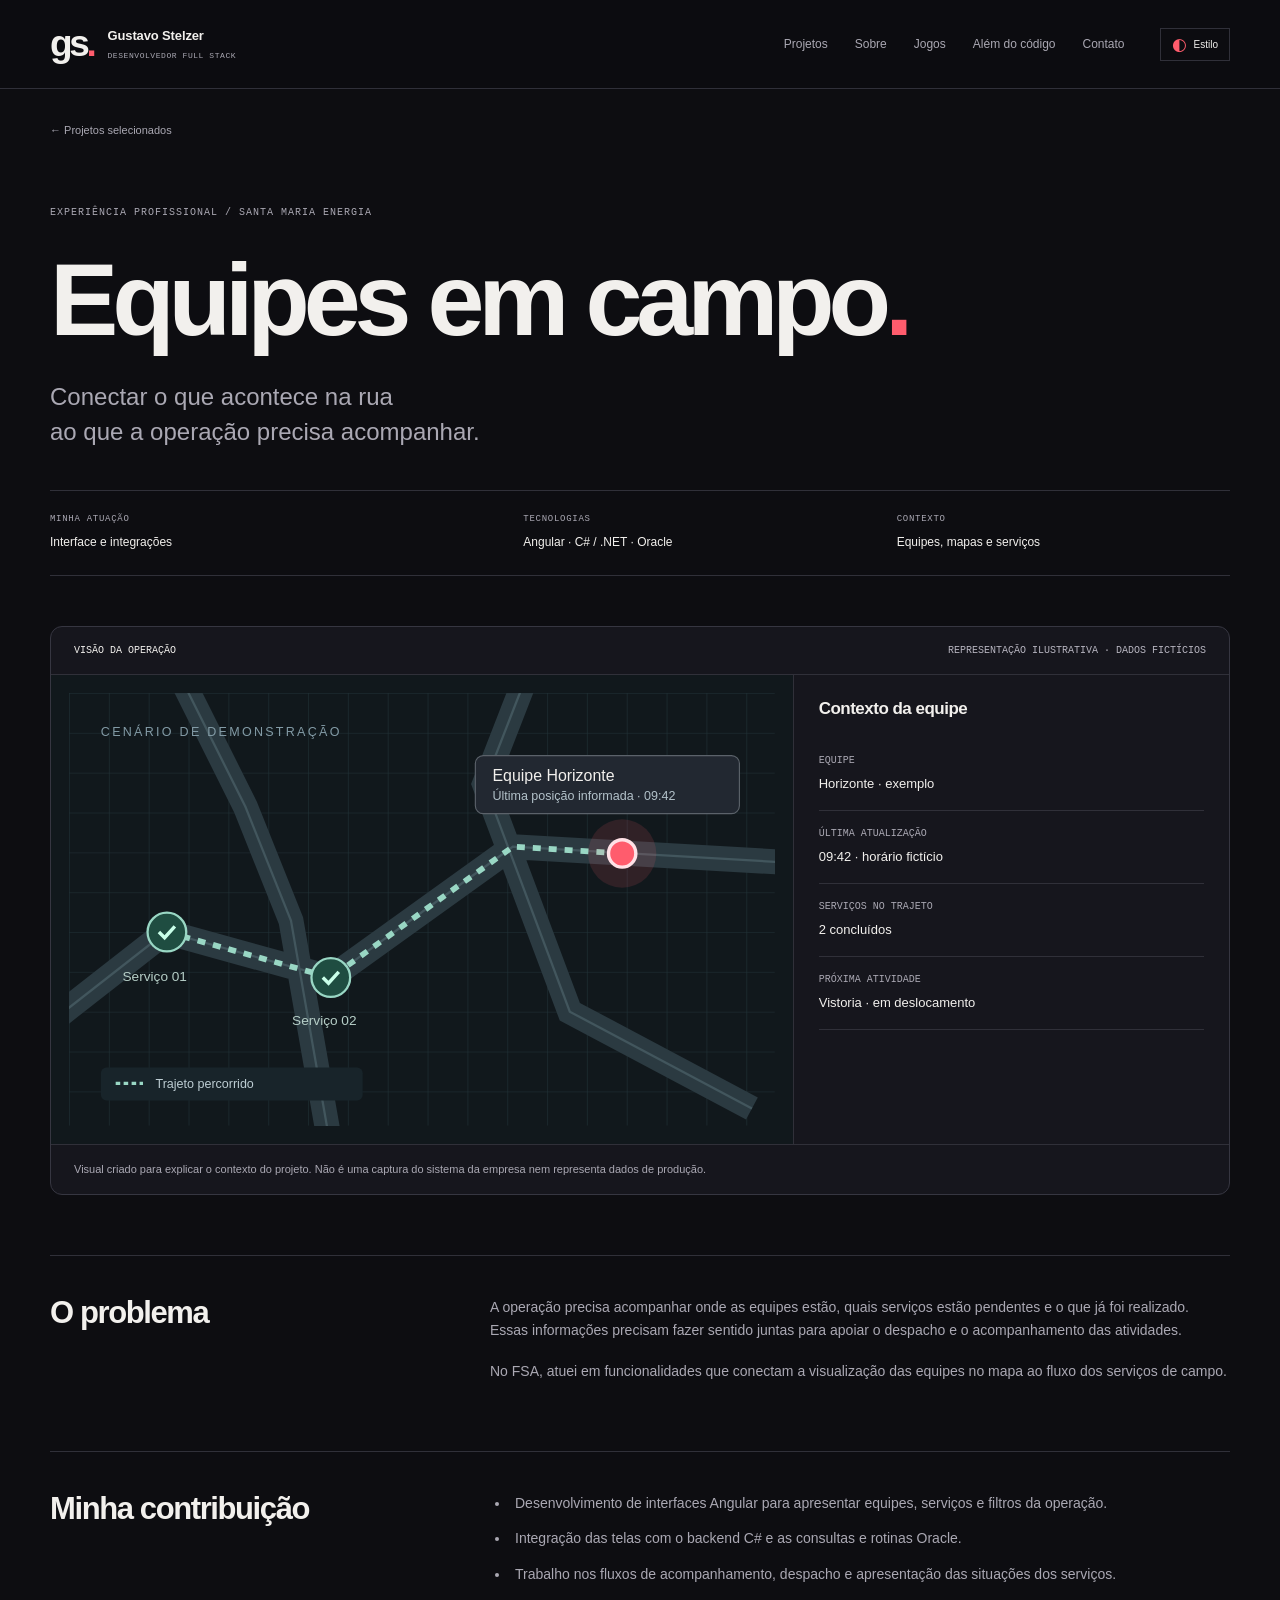
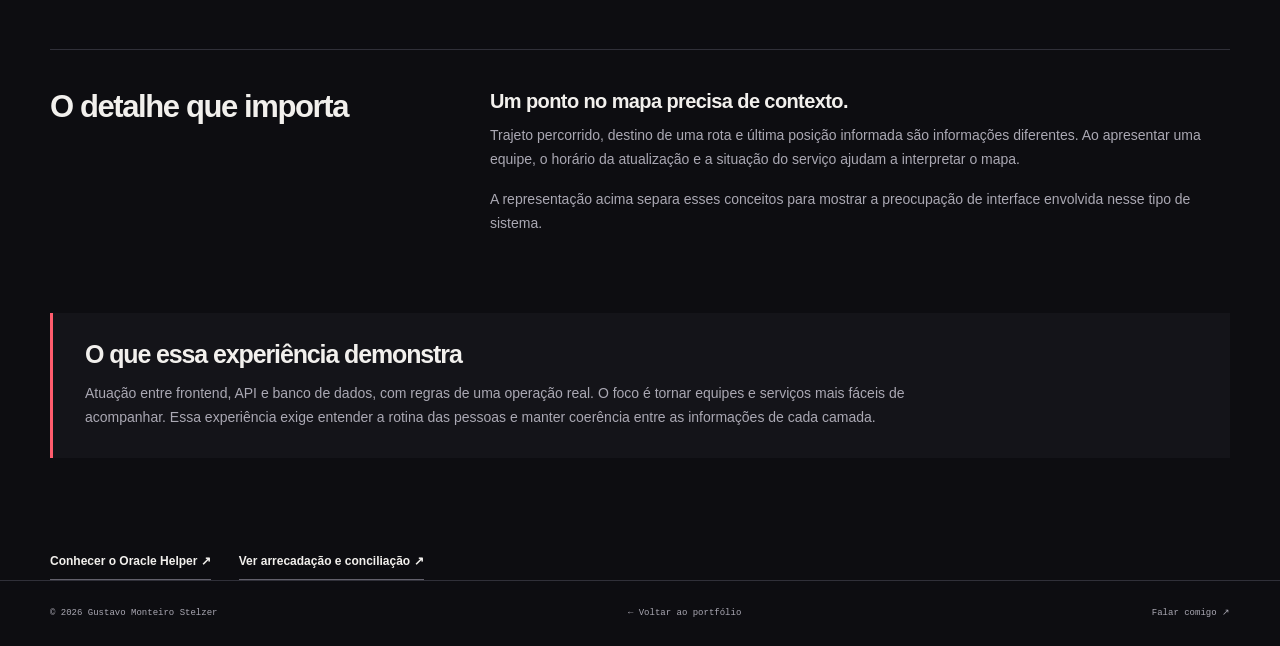
<file: projetos/equipes-em-campo.html>
<!doctype html>
<html lang="pt-BR" data-accent="red">
  <head>
    <meta charset="utf-8">
    <meta name="viewport" content="width=device-width, initial-scale=1">
    <meta name="theme-color" content="#0d0d11">
    <meta name="color-scheme" content="dark">
    <style>
      html { color-scheme: dark; }
      body { margin: 0; background: #0d0d11; color: #f2f0ed; }
    </style>
    <title>Equipes e serviços em campo — Gustavo Stelzer</title>
    <meta name="description" content="Minha atuação com Angular, C# e Oracle no acompanhamento de equipes, despacho de serviços e visualização da operação em campo.">
    <meta property="og:title" content="Equipes e serviços em campo — Gustavo Stelzer">
    <meta property="og:description" content="Minha atuação com Angular, C# e Oracle no acompanhamento de equipes, despacho de serviços e visualização da operação em campo.">
    <meta property="og:type" content="website">
    <meta property="og:locale" content="pt_BR">
    <meta property="og:image" content="https://gustavomstelzer.github.io/assets/img/portfolio-social.png">
    <link rel="canonical" href="https://gustavomstelzer.github.io/projetos/equipes-em-campo.html">
    <link rel="icon" type="image/svg+xml" href="../assets/img/favicon.svg">
    <link rel="stylesheet" href="../assets/css/portfolio.css?v=6">
    <link rel="stylesheet" href="../assets/css/cases.css?v=6">
    <script src="../assets/js/config.js" defer></script>
    <script src="../assets/js/theme.js" defer></script>
    <script src="../assets/js/portfolio.js" defer></script>
  </head>
  <body>
    <a class="skip-link" href="#conteudo">Pular para o conteúdo</a>
    <header class="site-header">
      <div class="container header-inner">
        <a class="brand" href="../index.html" aria-label="Gustavo Stelzer, início">
          <span class="brand-monogram" aria-hidden="true">gs<span>.</span>
          </span>
          <span class="brand-name">Gustavo Stelzer<small>Desenvolvedor Full Stack</small>
          </span>
        </a>
        <nav id="menu-principal" class="main-nav" aria-label="Navegação principal">
          <a href="../index.html#projetos">Projetos</a>
          <a href="../index.html#sobre">Sobre</a>
          <a href="../index.html#jogos">Jogos</a>
          <a href="../index.html#alem-do-codigo">Além do código</a>
          <a href="../index.html#contato">Contato</a>
        </nav>
        <div class="header-controls">
          <details class="appearance" data-appearance="" hidden="">
            <summary aria-label="Personalizar aparência">
              <span class="appearance-icon" aria-hidden="true">◐</span>
              <span>Estilo</span>
            </summary>
            <div class="appearance-panel" role="group" aria-label="Preferências de aparência">
              <p class="control-label">Cor de destaque</p>
              <div class="accent-options">
                <button type="button" data-set-accent="red" aria-pressed="true">
                  <i class="swatch swatch-red" aria-hidden="true"></i>Vermelho</button>
                <button type="button" data-set-accent="violet" aria-pressed="false">
                  <i class="swatch swatch-violet" aria-hidden="true"></i>Roxo</button>
                <button type="button" data-set-accent="ice" aria-pressed="false">
                  <i class="swatch swatch-ice" aria-hidden="true"></i>Gelo</button>
              </div>
              <label class="motion-control">
                <input type="checkbox" data-reduce-motion> Reduzir movimentos</label>
              <p class="appearance-note" data-appearance-note role="status">Suas preferências ficam neste navegador.</p>
            </div>
          </details>
          <button class="menu-toggle" type="button" aria-controls="menu-principal" aria-expanded="false">Menu <span aria-hidden="true">+</span>
          </button>
        </div>
      </div>
    </header>
    <main id="conteudo">
      <div class="container breadcrumb">
        <a href="../index.html#projetos">← Projetos selecionados</a>
      </div>
      <section class="case-hero container">
        <p class="eyebrow">EXPERIÊNCIA PROFISSIONAL / SANTA MARIA ENERGIA</p>
        <h1>Equipes em campo<span class="title-dot">.</span>
        </h1>
        <p class="lead case-intro">Conectar o que acontece na rua<br>ao que a operação precisa acompanhar.</p>
        <div class="case-meta">
          <div>
            <span>MINHA ATUAÇÃO</span>
            <p>Interface e integrações</p>
          </div>
          <div>
            <span>TECNOLOGIAS</span>
            <p>Angular · C# / .NET · Oracle</p>
          </div>
          <div>
            <span>CONTEXTO</span>
            <p>Equipes, mapas e serviços</p>
          </div>
        </div>
      </section>
      <div class="container">
        <figure class="case-demo">
          <div class="demo-toolbar">
            <strong>VISÃO DA OPERAÇÃO</strong>
            <span>REPRESENTAÇÃO ILUSTRATIVA · DADOS FICTÍCIOS</span>
          </div>
          <div class="demo-layout">
            <div class="demo-map">
              <svg viewbox="0 0 620 380" role="img" aria-labelledby="map-title map-desc">
                <title id="map-title">Exemplo de acompanhamento de uma equipe</title>
                <desc id="map-desc">Uma rota ilustrativa com dois serviços concluídos e a última posição informada pela equipe Horizonte. O trajeto percorrido e a posição atual são apresentados separadamente.</desc>
                <defs>
                  <pattern id="map-grid" width="35" height="35" patternunits="userSpaceOnUse">
                    <path d="M35 0H0V35" fill="none" stroke="#213238" stroke-width="1"></path>
                  </pattern>
                </defs>
                <rect width="620" height="380" fill="url(#map-grid)"></rect>
                <path d="M-30 300 85 210 230 250 390 135 650 150M100-10 155 100 195 200 230 400M400-10 365 80 440 280 600 365" fill="none" stroke="#2b3a41" stroke-width="22"></path>
                <path d="M-30 300 85 210 230 250 390 135 650 150M100-10 155 100 195 200 230 400M400-10 365 80 440 280 600 365" fill="none" stroke="#42565d" stroke-width="2"></path>
                <path d="M86 210 230 250 390 135 486 141" fill="none" stroke="#99d7c4" stroke-width="5" stroke-dasharray="7 7"></path>
                <circle cx="86" cy="210" r="17" fill="#1f4d41" stroke="#99d7c4" stroke-width="2"></circle>
                <path d="m79 210 5 5 9-10" fill="none" stroke="#c9ffe9" stroke-width="3"></path>
                <circle cx="230" cy="250" r="17" fill="#1f4d41" stroke="#99d7c4" stroke-width="2"></circle>
                <path d="m223 250 5 5 9-10" fill="none" stroke="#c9ffe9" stroke-width="3"></path>
                <circle cx="486" cy="141" r="30" fill="#ff5c6d" opacity=".13"></circle>
                <circle cx="486" cy="141" r="12" fill="#ff5c6d" stroke="#ffe1e6" stroke-width="3"></circle>
                <rect x="357" y="55" width="232" height="51" rx="7" fill="#222831" stroke="#5b626a"></rect>
                <text x="372" y="77" fill="#f2f0ed" font-family="Arial,sans-serif" font-size="14">Equipe Horizonte</text>
                <text x="372" y="94" fill="#b3c2ca" font-family="Arial,sans-serif" font-size="11">Última posição informada · 09:42</text>
                <text x="47" y="253" fill="#b6cec7" font-family="Arial,sans-serif" font-size="12">Serviço 01</text>
                <text x="196" y="292" fill="#b6cec7" font-family="Arial,sans-serif" font-size="12">Serviço 02</text>
                <text x="28" y="38" fill="#839ba6" font-family="Arial,sans-serif" font-size="11" letter-spacing="2">CENÁRIO DE DEMONSTRAÇÃO</text>
                <rect x="28" y="329" width="230" height="29" rx="5" fill="#18242a"></rect>
                <path d="M41 343h24" stroke="#99d7c4" stroke-width="3" stroke-dasharray="4 3"></path>
                <text x="76" y="347" fill="#bdcdd3" font-family="Arial,sans-serif" font-size="11">Trajeto percorrido</text>
              </svg>
            </div>
            <div class="demo-records">
              <h3>Contexto da equipe</h3>
              <dl>
                <div>
                  <dt>EQUIPE</dt>
                  <dd>Horizonte · exemplo</dd>
                </div>
                <div>
                  <dt>ÚLTIMA ATUALIZAÇÃO</dt>
                  <dd>09:42 · horário fictício</dd>
                </div>
                <div>
                  <dt>SERVIÇOS NO TRAJETO</dt>
                  <dd>2 concluídos</dd>
                </div>
                <div>
                  <dt>PRÓXIMA ATIVIDADE</dt>
                  <dd>Vistoria · em deslocamento</dd>
                </div>
              </dl>
            </div>
          </div>
          <figcaption class="demo-caption">Visual criado para explicar o contexto do projeto. Não é uma captura do sistema da empresa nem representa dados de produção.</figcaption>
        </figure>
        <section class="case-content">
          <h2>O problema</h2>
          <div>
            <p>A operação precisa acompanhar onde as equipes estão, quais serviços estão pendentes e o que já foi realizado. Essas informações precisam fazer sentido juntas para apoiar o despacho e o acompanhamento das atividades.</p>
            <p>No FSA, atuei em funcionalidades que conectam a visualização das equipes no mapa ao fluxo dos serviços de campo.</p>
          </div>
        </section>
        <section class="case-content">
          <h2>Minha contribuição</h2>
          <div>
            <ul>
              <li>Desenvolvimento de interfaces Angular para apresentar equipes, serviços e filtros da operação.</li>
              <li>Integração das telas com o backend C# e as consultas e rotinas Oracle.</li>
              <li>Trabalho nos fluxos de acompanhamento, despacho e apresentação das situações dos serviços.</li>
            </ul>
          </div>
        </section>
        <section class="case-content">
          <h2>O detalhe que importa</h2>
          <div>
            <h3>Um ponto no mapa precisa de contexto.</h3>
            <p>Trajeto percorrido, destino de uma rota e última posição informada são informações diferentes. Ao apresentar uma equipe, o horário da atualização e a situação do serviço ajudam a interpretar o mapa.</p>
            <p>A representação acima separa esses conceitos para mostrar a preocupação de interface envolvida nesse tipo de sistema.</p>
          </div>
        </section>
        <aside class="case-outcome">
          <h2>O que essa experiência demonstra</h2>
          <p>Atuação entre frontend, API e banco de dados, com regras de uma operação real. O foco é tornar equipes e serviços mais fáceis de acompanhar. Essa experiência exige entender a rotina das pessoas e manter coerência entre as informações de cada camada.</p>
        </aside>
        <div class="source-links">
          <a class="text-link" href="oracle-helper.html">Conhecer o Oracle Helper ↗</a>
          <a class="text-link" href="arrecadacao-e-conciliacao.html">Ver arrecadação e conciliação ↗</a>
        </div>
      </div>
    </main>
    <footer class="site-footer">
      <div class="container footer-inner">
        <p>© <span data-year>2026</span> Gustavo Monteiro Stelzer</p>
        <a href="../index.html#projetos">← Voltar ao portfólio</a>
        <a href="mailto:gustavomstelzer@gmail.com">Falar comigo <span aria-hidden="true">↗</span>
        </a>
      </div>
    </footer>
  </body>
</html>
</file>
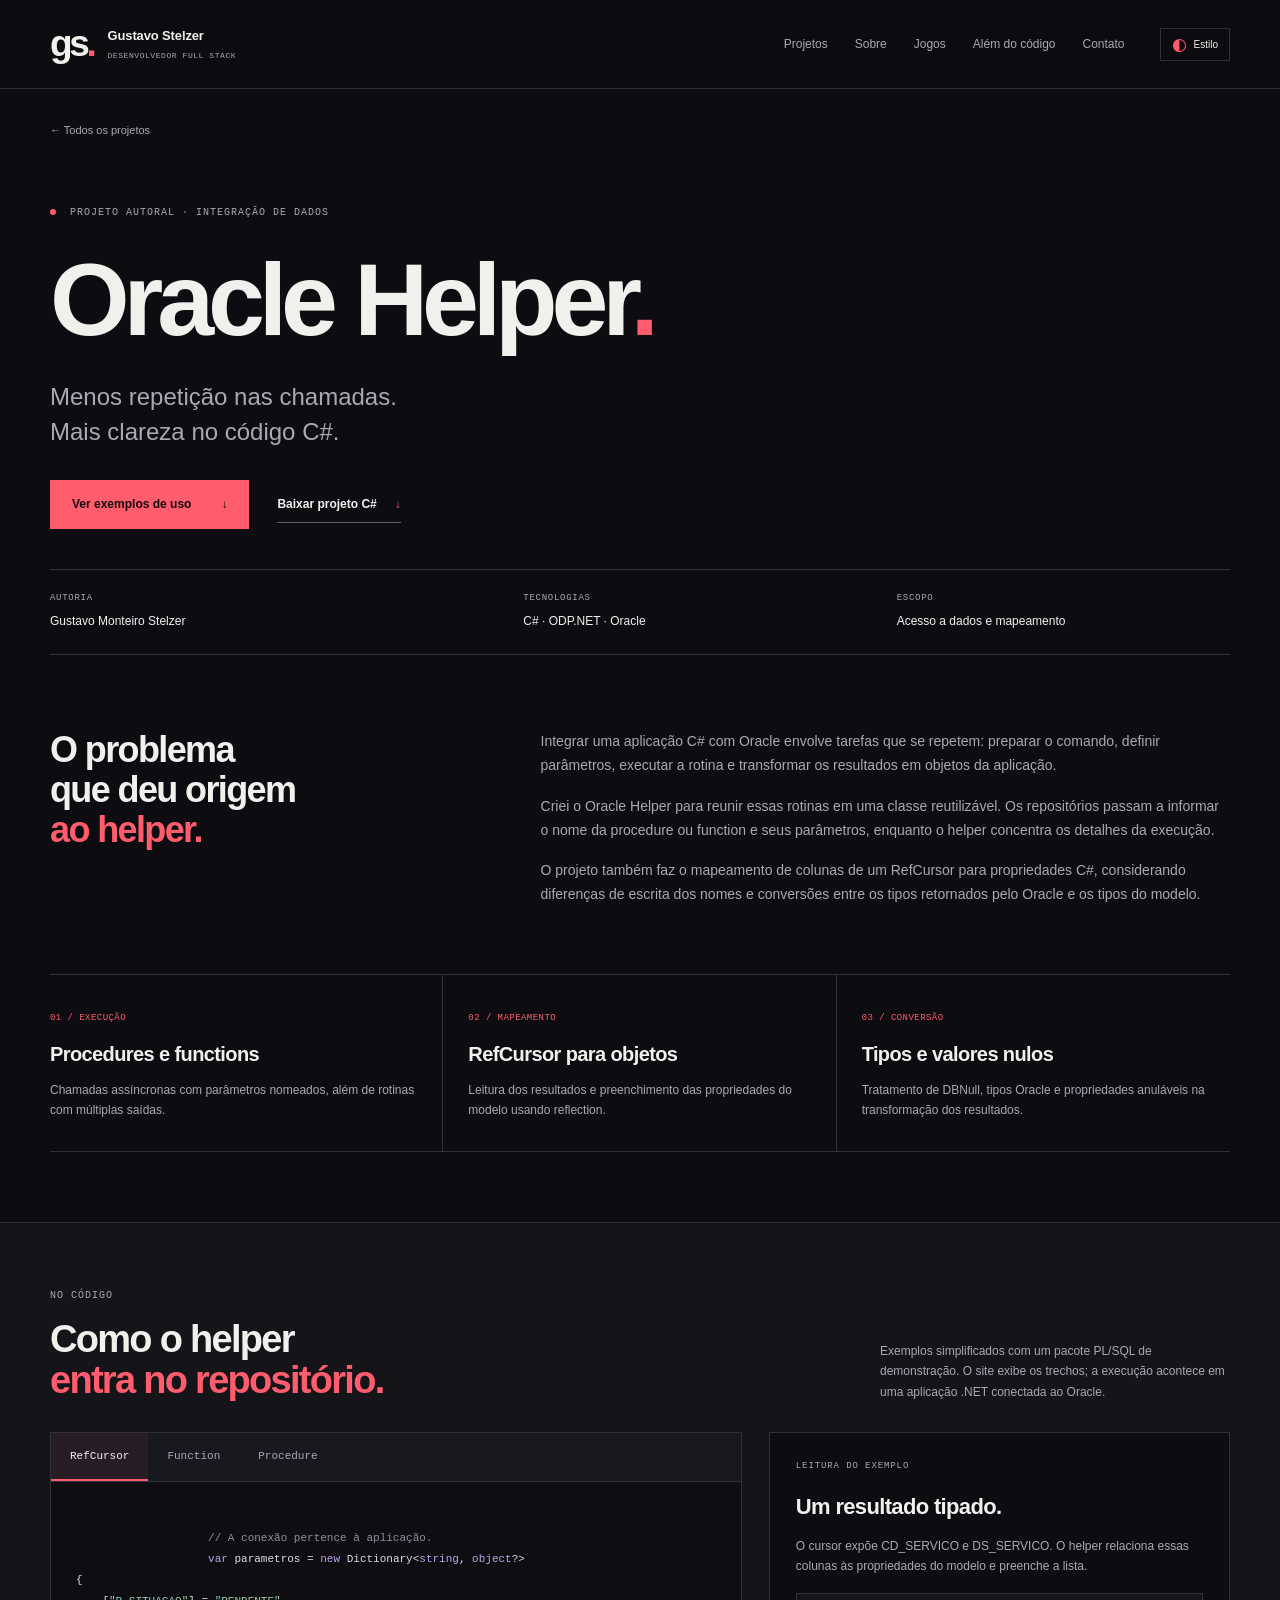
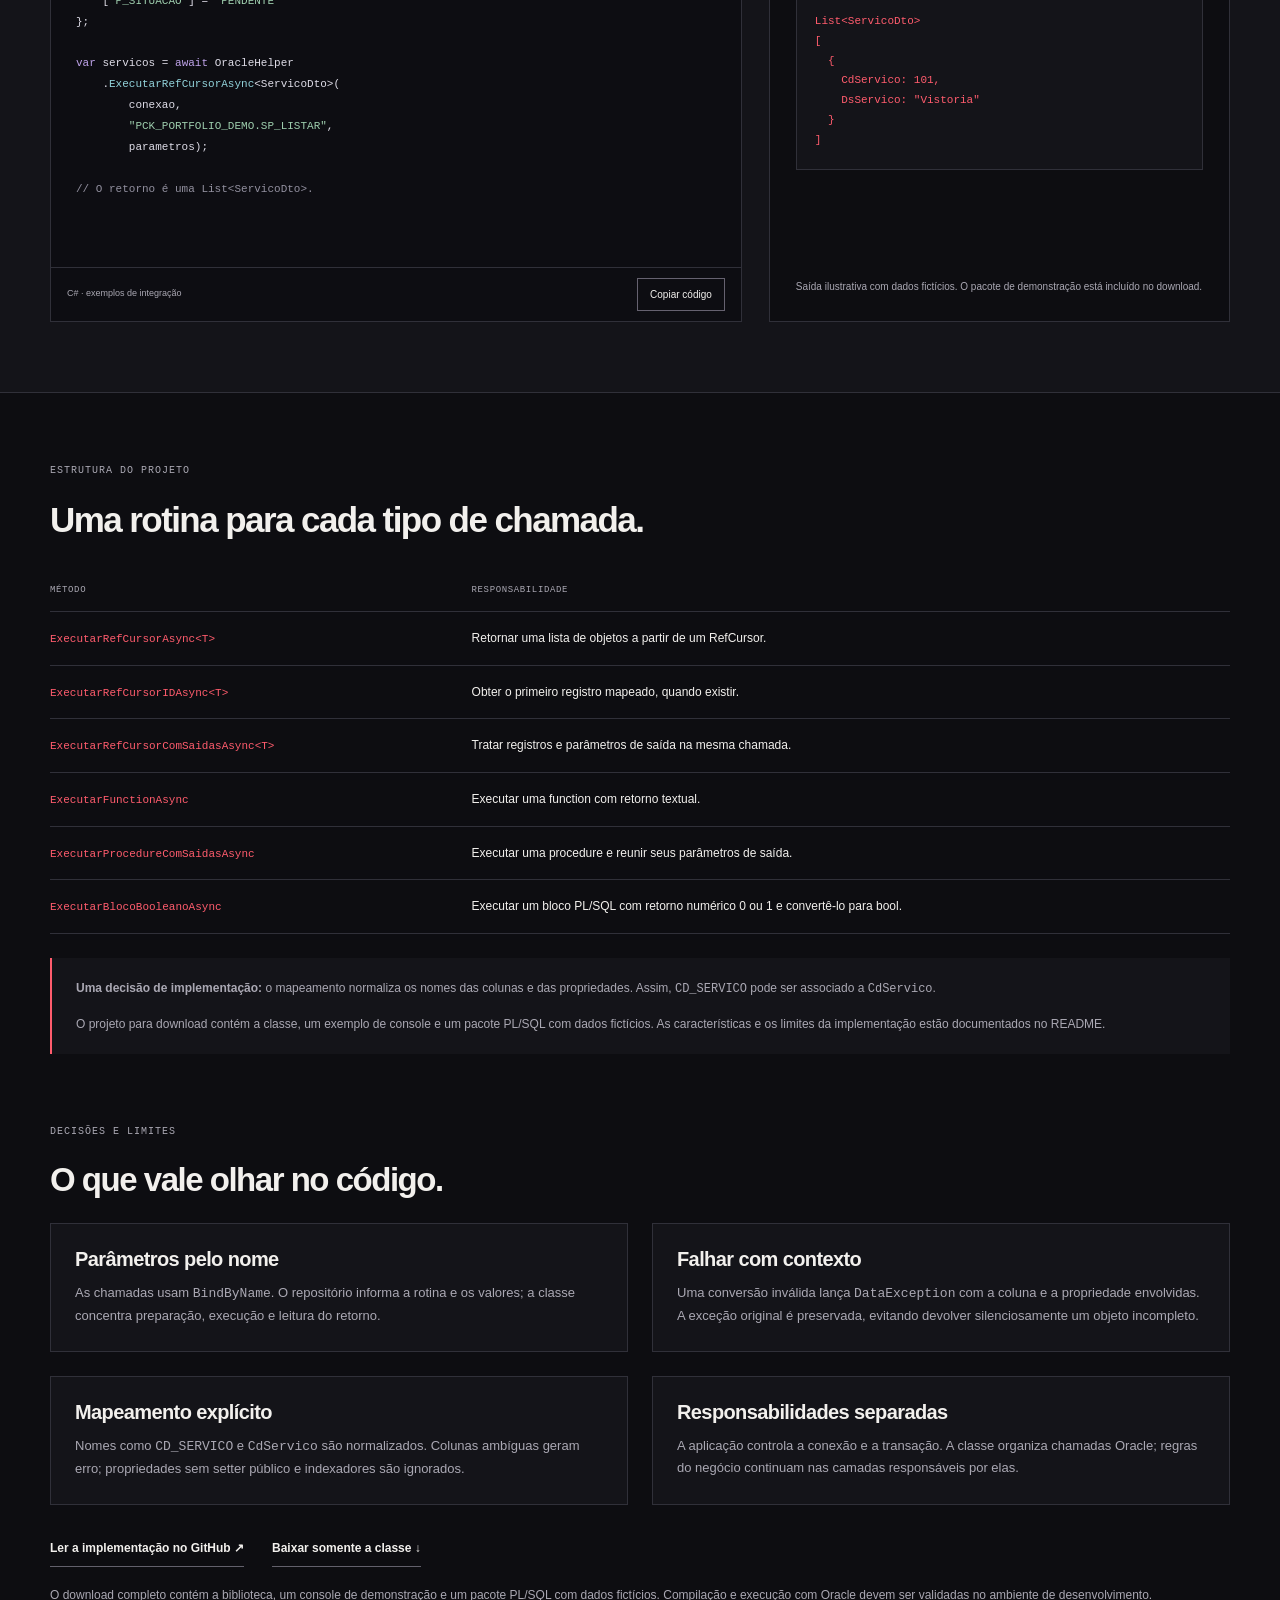
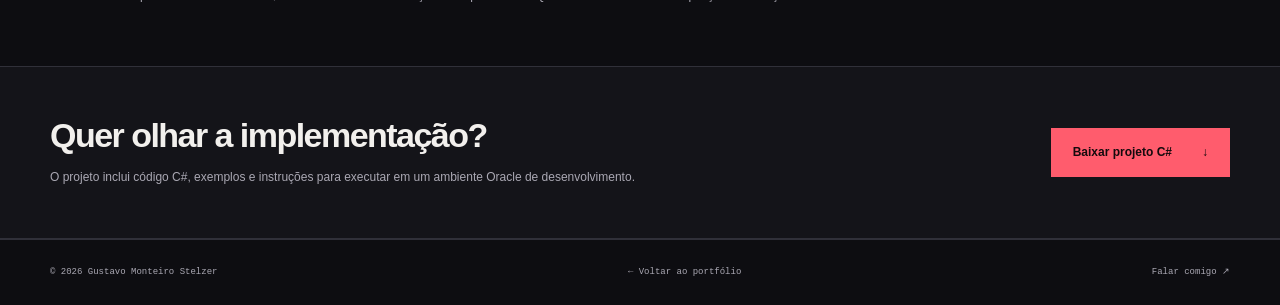
<file: projetos/oracle-helper.html>
<!doctype html>
<html lang="pt-BR" data-accent="red">
  <head>
    <meta charset="utf-8">
    <meta name="viewport" content="width=device-width, initial-scale=1">
    <meta name="theme-color" content="#0d0d11">
    <meta name="color-scheme" content="dark">
    <style>
      html { color-scheme: dark; }
      body { margin: 0; background: #0d0d11; color: #f2f0ed; }
    </style>
    <title>Oracle Helper — Projeto de Gustavo Stelzer</title>
    <meta name="description" content="Oracle Helper: classe C# de Gustavo Stelzer para integração com Oracle, execução de procedures e functions e mapeamento de RefCursor.">
    <meta property="og:title" content="Oracle Helper — Gustavo Stelzer">
    <meta property="og:description" content="Conheça o Oracle Helper de Gustavo Stelzer: código C#, exemplos com RefCursor e as decisões de mapeamento e tratamento de erros na integração com Oracle.">
    <meta property="og:image" content="https://gustavomstelzer.github.io/assets/img/portfolio-social.png">
    <meta property="og:type" content="website">
    <meta property="og:locale" content="pt_BR">
    <link rel="canonical" href="https://gustavomstelzer.github.io/projetos/oracle-helper.html">
    <link rel="icon" type="image/svg+xml" href="../assets/img/favicon.svg">
    <link rel="stylesheet" href="../assets/css/portfolio.css?v=6">
    <link rel="stylesheet" href="../assets/css/cases.css?v=6">
    <script src="../assets/js/config.js" defer></script>
    <script src="../assets/js/theme.js" defer></script>
    <script src="../assets/js/portfolio.js" defer></script>
  </head>
  <body>
    <div class="scroll-progress" aria-hidden="true">
      <span data-scroll-progress></span>
    </div>
    <a class="skip-link" href="#conteudo">Pular para o conteúdo</a>
    <header class="site-header">
      <div class="container header-inner">
        <a class="brand" href="../index.html" aria-label="Gustavo Stelzer, início">
          <span class="brand-monogram" aria-hidden="true">gs<span>.</span>
          </span>
          <span class="brand-name">Gustavo Stelzer<small>Desenvolvedor Full Stack</small>
          </span>
        </a>
        <nav id="menu-principal" class="main-nav" aria-label="Navegação principal">
          <a href="../index.html#projetos">Projetos</a>
          <a href="../index.html#sobre">Sobre</a>
          <a href="../index.html#jogos">Jogos</a>
          <a href="../index.html#alem-do-codigo">Além do código</a>
          <a href="../index.html#contato">Contato</a>
        </nav>
        <div class="header-controls">
          <details class="appearance" data-appearance="" hidden="">
            <summary aria-label="Personalizar aparência">
              <span class="appearance-icon" aria-hidden="true">◐</span>
              <span>Estilo</span>
            </summary>
            <div class="appearance-panel" role="group" aria-label="Preferências de aparência">
              <p class="control-label">Cor de destaque</p>
              <div class="accent-options">
                <button type="button" data-set-accent="red" aria-pressed="true">
                  <i class="swatch swatch-red" aria-hidden="true"></i>Vermelho</button>
                <button type="button" data-set-accent="violet" aria-pressed="false">
                  <i class="swatch swatch-violet" aria-hidden="true"></i>Roxo</button>
                <button type="button" data-set-accent="ice" aria-pressed="false">
                  <i class="swatch swatch-ice" aria-hidden="true"></i>Gelo</button>
              </div>
              <label class="motion-control">
                <input type="checkbox" data-reduce-motion> Reduzir movimentos</label>
              <p class="appearance-note" data-appearance-note role="status">Suas preferências ficam neste navegador.</p>
            </div>
          </details>
          <button class="menu-toggle" type="button" aria-controls="menu-principal" aria-expanded="false">Menu <span aria-hidden="true">+</span>
          </button>
        </div>
      </div>
    </header>
    <main id="conteudo">
      <div class="container breadcrumb">
        <a href="../index.html#projetos">← Todos os projetos</a>
      </div>
      <section class="case-hero container" aria-labelledby="case-title">
        <p class="eyebrow">
          <span class="small-dot" aria-hidden="true"></span> Projeto autoral · Integração de dados</p>
        <h1 id="case-title">Oracle Helper<span class="title-dot">.</span>
        </h1>
        <p class="lead">Menos repetição nas chamadas.<br>Mais clareza no código C#.</p>
        <div class="actions">
          <a class="button button-primary" href="#exemplos">Ver exemplos de uso <span aria-hidden="true">↓</span>
          </a>
          <a class="text-link" href="../assets/downloads/oracle-helper.zip" download>Baixar projeto C# <span aria-hidden="true">↓</span>
          </a>
        </div>
        <div class="case-meta">
          <div>
            <span>AUTORIA</span>
            <p>Gustavo Monteiro Stelzer</p>
          </div>
          <div>
            <span>TECNOLOGIAS</span>
            <p>C# · ODP.NET · Oracle</p>
          </div>
          <div>
            <span>ESCOPO</span>
            <p>Acesso a dados e mapeamento</p>
          </div>
        </div>
      </section>
      <section class="case-story container" data-reveal="" aria-labelledby="context-title">
        <h2 id="context-title">O problema<br>que deu origem<br>
          <em>ao helper.</em>
        </h2>
        <div class="story-text">
          <p>Integrar uma aplicação C# com Oracle envolve tarefas que se repetem: preparar o comando, definir parâmetros, executar a rotina e transformar os resultados em objetos da aplicação.</p>
          <p>Criei o Oracle Helper para reunir essas rotinas em uma classe reutilizável. Os repositórios passam a informar o nome da procedure ou function e seus parâmetros, enquanto o helper concentra os detalhes da execução.</p>
          <p>O projeto também faz o mapeamento de colunas de um RefCursor para propriedades C#, considerando diferenças de escrita dos nomes e conversões entre os tipos retornados pelo Oracle e os tipos do modelo.</p>
        </div>
      </section>
      <div class="container">
        <div class="capabilities">
          <article class="capability" data-reveal="">
            <span class="expertise-no">01 / EXECUÇÃO</span>
            <h3>Procedures e functions</h3>
            <p>Chamadas assíncronas com parâmetros nomeados, além de rotinas com múltiplas saídas.</p>
          </article>
          <article class="capability" data-reveal="">
            <span class="expertise-no">02 / MAPEAMENTO</span>
            <h3>RefCursor para objetos</h3>
            <p>Leitura dos resultados e preenchimento das propriedades do modelo usando reflection.</p>
          </article>
          <article class="capability" data-reveal="">
            <span class="expertise-no">03 / CONVERSÃO</span>
            <h3>Tipos e valores nulos</h3>
            <p>Tratamento de DBNull, tipos Oracle e propriedades anuláveis na transformação dos resultados.</p>
          </article>
        </div>
      </div>
      <section id="exemplos" class="examples-section" aria-labelledby="examples-title">
        <div class="container">
          <div class="examples-intro" data-reveal="">
            <div>
              <p class="eyebrow">No código</p>
              <h2 id="examples-title">Como o helper<br>
                <em>entra no repositório.</em>
              </h2>
            </div>
            <p>Exemplos simplificados com um pacote PL/SQL de demonstração. O site exibe os trechos; a execução acontece em uma aplicação .NET conectada ao Oracle.</p>
          </div>
          <div class="example-layout" data-code-examples="">
            <div class="code-window">
              <div class="example-tabs" role="tablist" aria-label="Exemplos de uso do Oracle Helper">
                <button id="tab-refcursor" class="example-tab" type="button" role="tab" aria-selected="true" aria-controls="panel-refcursor" data-example="refcursor">RefCursor</button>
                <button id="tab-function" class="example-tab" type="button" role="tab" aria-selected="false" aria-controls="panel-function" tabindex="-1" data-example="function">Function</button>
                <button id="tab-procedure" class="example-tab" type="button" role="tab" aria-selected="false" aria-controls="panel-procedure" tabindex="-1" data-example="procedure">Procedure</button>
              </div>
              <div id="panel-refcursor" class="example-panel" role="tabpanel" aria-labelledby="tab-refcursor" tabindex="0">
                <pre>
                  <code id="code-refcursor">
                    <span class="syntax-comment">// A conexão pertence à aplicação.</span>
                    <span class="syntax-keyword">var</span> parametros = <span class="syntax-keyword">new</span> Dictionary&lt;<span class="syntax-keyword">string</span>, <span class="syntax-keyword">object</span>?&gt;
{
    [<span class="syntax-string">"P_SITUACAO"</span>] = <span class="syntax-string">"PENDENTE"</span>
};

<span class="syntax-keyword">var</span> servicos = <span class="syntax-keyword">await</span> OracleHelper
    .<span class="syntax-method">ExecutarRefCursorAsync</span>&lt;ServicoDto&gt;(
        conexao,
        <span class="syntax-string">"PCK_PORTFOLIO_DEMO.SP_LISTAR"</span>,
        parametros);

<span class="syntax-comment">// O retorno é uma List&lt;ServicoDto&gt;.</span>
                  </code>
                </pre>
              </div>
              <div id="panel-function" class="example-panel" role="tabpanel" aria-labelledby="tab-function" tabindex="0" hidden="">
                <pre>
                  <code id="code-function">
                    <span class="syntax-comment">// Function com retorno VARCHAR2.</span>
                    <span class="syntax-keyword">var</span> descricao = <span class="syntax-keyword">await</span> OracleHelper
    .<span class="syntax-method">ExecutarFunctionAsync</span>(
        conexao,
        <span class="syntax-string">"PCK_PORTFOLIO_DEMO.FC_DESCRICAO"</span>,
        <span class="syntax-keyword">new</span> Dictionary&lt;<span class="syntax-keyword">string</span>, <span class="syntax-keyword">object</span>?&gt;
        {
            [<span class="syntax-string">"P_CODIGO"</span>] = 101
        });

<span class="syntax-comment">// O retorno é uma string.</span>
Console.<span class="syntax-method">WriteLine</span>(descricao);</code>
                </pre>
              </div>
              <div id="panel-procedure" class="example-panel" role="tabpanel" aria-labelledby="tab-procedure" tabindex="0" hidden="">
                <pre>
                  <code id="code-procedure">
                    <span class="syntax-comment">// Procedure simples, sem parâmetro OUT.</span>
                    <span class="syntax-keyword">await</span> OracleHelper.<span class="syntax-method">ExecutarProcedureAsync</span>(
    conexao,
    <span class="syntax-string">"PCK_PORTFOLIO_DEMO.SP_VALIDAR"</span>,
    <span class="syntax-keyword">new</span> Dictionary&lt;<span class="syntax-keyword">string</span>, <span class="syntax-keyword">object</span>?&gt;
    {
        [<span class="syntax-string">"P_CODIGO"</span>] = 101
    });

<span class="syntax-comment">// Conclusão normal: rotina executada.</span>
                    <span class="syntax-comment">// Erros Oracle são propagados à aplicação.</span>
                  </code>
                </pre>
              </div>
              <div class="example-tools">
                <span class="status-message" aria-live="polite" data-copy-status>C# · exemplos de integração</span>
                <button type="button" class="copy-button" data-copy-active>Copiar código</button>
              </div>
            </div>
            <aside class="code-result" aria-live="polite" aria-atomic="true">
              <p class="eyebrow">Leitura do exemplo</p>
              <h3 data-result-title>Um resultado tipado.</h3>
              <p data-result-description>O cursor expõe CD_SERVICO e DS_SERVICO. O helper relaciona essas colunas às propriedades do modelo e preenche a lista.</p>
              <pre class="result-pre" data-result-code>List&lt;ServicoDto&gt;
[
  {
    CdServico: 101,
    DsServico: "Vistoria"
  }
]</pre>
              <small>Saída ilustrativa com dados fictícios. O pacote de demonstração está incluído no download.</small>
            </aside>
          </div>
          <noscript>
            <p>Para alternar os exemplos nesta página, ative o JavaScript. Todos os exemplos também estão no projeto C# disponível para download.</p>
          </noscript>
        </div>
      </section>
      <section class="method-section container" data-reveal="" aria-labelledby="methods-title">
        <p class="eyebrow">Estrutura do projeto</p>
        <h2 id="methods-title">Uma rotina para cada tipo de chamada.</h2>
        <div class="method-table-wrap">
          <table class="method-table">
            <thead>
              <tr>
                <th scope="col">Método</th>
                <th scope="col">Responsabilidade</th>
              </tr>
            </thead>
            <tbody>
              <tr>
                <td>
                  <code>ExecutarRefCursorAsync&lt;T&gt;</code>
                </td>
                <td>Retornar uma lista de objetos a partir de um RefCursor.</td>
              </tr>
              <tr>
                <td>
                  <code>ExecutarRefCursorIDAsync&lt;T&gt;</code>
                </td>
                <td>Obter o primeiro registro mapeado, quando existir.</td>
              </tr>
              <tr>
                <td>
                  <code>ExecutarRefCursorComSaidasAsync&lt;T&gt;</code>
                </td>
                <td>Tratar registros e parâmetros de saída na mesma chamada.</td>
              </tr>
              <tr>
                <td>
                  <code>ExecutarFunctionAsync</code>
                </td>
                <td>Executar uma function com retorno textual.</td>
              </tr>
              <tr>
                <td>
                  <code>ExecutarProcedureComSaidasAsync</code>
                </td>
                <td>Executar uma procedure e reunir seus parâmetros de saída.</td>
              </tr>
              <tr>
                <td>
                  <code>ExecutarBlocoBooleanoAsync</code>
                </td>
                <td>Executar um bloco PL/SQL com retorno numérico 0 ou 1 e convertê-lo para bool.</td>
              </tr>
            </tbody>
          </table>
        </div>
        <div class="note-box">
          <p>
            <strong>Uma decisão de implementação:</strong> o mapeamento normaliza os nomes das colunas e das propriedades. Assim, <code>CD_SERVICO</code> pode ser associado a <code>CdServico</code>.</p>
          <p>O projeto para download contém a classe, um exemplo de console e um pacote PL/SQL com dados fictícios. As características e os limites da implementação estão documentados no README.</p>
        </div>
      </section>
      <section class="code-decisions container" aria-labelledby="decisions-title">
        <p class="eyebrow">Decisões e limites</p>
        <h2 id="decisions-title">O que vale olhar no código.</h2>
        <div class="decision-grid">
          <article>
            <h3>Parâmetros pelo nome</h3>
            <p>As chamadas usam <code>BindByName</code>. O repositório informa a rotina e os valores; a classe concentra preparação, execução e leitura do retorno.</p>
          </article>
          <article>
            <h3>Falhar com contexto</h3>
            <p>Uma conversão inválida lança <code>DataException</code> com a coluna e a propriedade envolvidas. A exceção original é preservada, evitando devolver silenciosamente um objeto incompleto.</p>
          </article>
          <article>
            <h3>Mapeamento explícito</h3>
            <p>Nomes como <code>CD_SERVICO</code> e <code>CdServico</code> são normalizados. Colunas ambíguas geram erro; propriedades sem setter público e indexadores são ignorados.</p>
          </article>
          <article>
            <h3>Responsabilidades separadas</h3>
            <p>A aplicação controla a conexão e a transação. A classe organiza chamadas Oracle; regras do negócio continuam nas camadas responsáveis por elas.</p>
          </article>
        </div>
        <div class="source-links">
          <a class="text-link" href="https://github.com/GustavoMStelzer/GustavoMStelzer.github.io/blob/main/codigo/oracle-helper/src/Gustavo.OracleHelper/OracleHelper.cs" target="_blank" rel="noopener noreferrer">Ler a implementação no GitHub ↗</a>
          <a class="text-link" href="../codigo/oracle-helper/src/Gustavo.OracleHelper/OracleHelper.cs" download>Baixar somente a classe ↓</a>
          <p>O download completo contém a biblioteca, um console de demonstração e um pacote PL/SQL com dados fictícios. Compilação e execução com Oracle devem ser validadas no ambiente de desenvolvimento.</p>
        </div>
      </section>
      <section class="project-end">
        <div class="container">
          <div>
            <h2>Quer olhar a implementação?</h2>
            <p>O projeto inclui código C#, exemplos e instruções para executar em um ambiente Oracle de desenvolvimento.</p>
          </div>
          <a class="button" href="../assets/downloads/oracle-helper.zip" download>Baixar projeto C# <span aria-hidden="true">↓</span>
          </a>
        </div>
      </section>
    </main>
    <footer class="site-footer">
      <div class="container footer-inner">
        <p>© <span data-year>2026</span> Gustavo Monteiro Stelzer</p>
        <a href="../index.html#projetos">← Voltar ao portfólio</a>
        <a href="mailto:gustavomstelzer@gmail.com">Falar comigo <span aria-hidden="true">↗</span>
        </a>
      </div>
    </footer>
  </body>
</html>
</file>
<file: assets/css/portfolio.css>
/* Cores e tipografia */
:root {
  color-scheme: dark;
  --bg: #0d0d11;
  --surface: #141419;
  --surface-high: #1b1b23;
  --ink: #f2f0ed;
  --muted: #aaa8b3;
  --line: #303039;
  --accent: #ff5c6d;
  --accent-rgb: 255 92 109;
  --accent-ink: #140a0d;
  --sans: 'Segoe UI', Arial, Helvetica, sans-serif;
  --mono: 'Cascadia Code', Consolas, 'Liberation Mono', monospace;
  --reveal-distance: 24px;
}

:root[data-accent="violet"] {
  --accent: #b899ff;
  --accent-rgb: 184 153 255;
  --accent-ink: #130d1c;
}

:root[data-accent="ice"] {
  --accent: #87d6df;
  --accent-rgb: 135 214 223;
  --accent-ink: #0a1415;
}

* {
  box-sizing: border-box;
}

html {
  scroll-behavior: smooth;
  scroll-padding-top: 110px;
}

body {
  margin: 0;
  background: var(--bg);
  color: var(--ink);
  font-family: var(--sans);
  font-size: 16px;
  line-height: 1.7;
  -webkit-font-smoothing: antialiased;
}

::selection {
  color: var(--accent-ink);
  background: var(--accent);
}

a {
  color: inherit;
  text-decoration: none;
}

button,input,select {
  font: inherit;
}

a,button,summary {
  -webkit-tap-highlight-color: transparent;
}

a:focus-visible,button:focus-visible,summary:focus-visible,input:focus-visible,[tabindex]:focus-visible {
  outline: 2px solid var(--accent);
  outline-offset: 5px;
}

p {
  margin: 0 0 1.2em;
}

h1,h2,h3 {
  margin: 0;
  font-weight: 650;
  line-height: 1.1;
  letter-spacing: -.045em;
}

h2 {
  font-size: clamp(34px,4.1vw,56px);
}

h3 {
  letter-spacing: -.03em;
}

h1 em,h2 em {
  font-style: normal;
  color: var(--accent);
}

img,svg {
  max-width: 100%;
}

pre,code {
  font-family: var(--mono);
}

[hidden] {
  display: none!important;
}

.container {
  width: min(1180px,calc(100% - 96px));
  margin-inline: auto;
}

.skip-link {
  position: fixed;
  top: -90px;
  left: 20px;
  z-index: 100;
  padding: 12px 20px;
  background: var(--accent);
  color: var(--accent-ink);
}

.skip-link:focus {
  top: 14px;
}

.scroll-progress {
  position: fixed;
  top: 0;
  left: 0;
  width: 100%;
  height: 2px;
  z-index: 50;
  pointer-events: none;
}

.scroll-progress span {
  display: block;
  width: 100%;
  height: 100%;
  background: var(--accent);
  transform: scaleX(0);
  transform-origin: left;
}

.site-header {
  position: sticky;
  top: 0;
  z-index: 30;
  background: rgba(13,13,17,.96);
  border-bottom: 1px solid var(--line);
}

@supports (backdrop-filter:blur(12px)) {
  .site-header {
    background: rgba(13,13,17,.88);
    backdrop-filter: blur(16px);
  }
}

.header-inner {
  display: flex;
  align-items: center;
  gap: 35px;
  min-height: 88px;
}

.brand {
  display: inline-flex;
  align-items: center;
  gap: 14px;
  line-height: 1.25;
  white-space: nowrap;
}

.brand-monogram {
  font-size: 37px;
  font-weight: 800;
  letter-spacing: -.09em;
}

.brand-monogram>span {
  color: var(--accent);
}

.brand-name {
  font-size: 13px;
  font-weight: 600;
  letter-spacing: -.01em;
}

.brand small {
  display: block;
  color: var(--muted);
  text-transform: uppercase;
  font: 8px var(--mono);
  letter-spacing: .07em;
  margin-top: 6px;
}

.main-nav {
  display: flex;
  align-items: center;
  gap: 27px;
  margin-left: auto;
  font-size: 12px;
}

.main-nav>a {
  position: relative;
  padding-block: 12px;
  white-space: nowrap;
  color: var(--muted);
  transition: color .2s;
}

.main-nav>a:hover,.main-nav>a:focus-visible {
  color: var(--ink);
}

.main-nav>a:after {
  content: '';
  position: absolute;
  inset: auto 0 5px;
  height: 1px;
  background: var(--accent);
  transform: scaleX(0);
  transform-origin: left;
  transition: transform .25s;
}

.main-nav>a:hover:after {
  transform: scaleX(1);
}

.header-controls {
  display: flex;
  align-items: center;
  gap: 10px;
}

.menu-toggle {
  display: none;
}

.appearance {
  position: relative;
}

.appearance summary {
  list-style: none;
  display: flex;
  align-items: center;
  gap: 7px;
  cursor: pointer;
  padding: 7px 11px;
  border: 1px solid var(--line);
  font-size: 10px;
}

.appearance summary::-webkit-details-marker {
  display: none;
}

.appearance-icon {
  color: var(--accent);
  font-size: 17px;
  line-height: 1;
}

.appearance-panel {
  position: absolute;
  top: calc(100% + 16px);
  right: 0;
  width: 267px;
  padding: 20px;
  border: 1px solid var(--line);
  background: var(--surface);
  box-shadow: 0 18px 50px #0008;
  z-index: 35;
}

.control-label {
  font: 10px var(--mono);
  text-transform: uppercase;
  letter-spacing: .08em;
  margin: 0 0 15px;
}

.accent-options {
  display: flex;
  gap: 6px;
}

.accent-options button {
  border: 1px solid var(--line);
  background: var(--bg);
  color: var(--muted);
  display: grid;
  justify-items: center;
  gap: 7px;
  padding: 10px 8px;
  flex: 1;
  cursor: pointer;
  font-size: 10px;
}

.accent-options button[aria-pressed="true"] {
  color: var(--ink);
  border-color: var(--accent);
  background: rgb(var(--accent-rgb) / .07);
}

.swatch {
  width: 15px;
  height: 15px;
  border-radius: 50%;
  display: block;
}

.swatch-red {
  background: #ff5c6d;
}

.swatch-violet {
  background: #b899ff;
}

.swatch-ice {
  background: #87d6df;
}

.motion-control {
  display: flex;
  align-items: center;
  gap: 8px;
  font-size: 12px;
  margin-top: 20px;
  cursor: pointer;
}

.motion-control input {
  accent-color: var(--accent);
  width: 16px;
  height: 16px;
}

.appearance-note {
  color: var(--muted);
  font-size: 10px;
  margin: 12px 0 0;
  line-height: 1.6;
}

.hero {
  display: grid;
  grid-template-columns: 1.25fr .85fr;
  gap: 45px 70px;
  align-items: center;
  padding-top: 70px;
}

.eyebrow {
  text-transform: uppercase;
  color: var(--muted);
  font: 10px/1.6 var(--mono);
  letter-spacing: .1em;
  margin-bottom: 22px;
}

.small-dot {
  width: 6px;
  height: 6px;
  display: inline-block;
  background: var(--accent);
  border-radius: 50%;
  vertical-align: middle;
  margin-right: 7px;
}

.hero-eyebrow {
  margin-bottom: 26px;
  font-size: 9px;
}

.hero h1 {
  font-size: clamp(66px,8.5vw,118px);
  font-weight: 800;
  line-height: .91;
  letter-spacing: -.075em;
  margin-left: -6px;
}

.surname {
  color: var(--muted);
}

.title-dot,.accent-text,.section-index {
  color: var(--accent);
}

.section-index {
  margin-right: 11px;
}

.hero-statement {
  font-size: clamp(20px,2.3vw,29px);
  line-height: 1.3;
  letter-spacing: -.03em;
  margin-top: 30px;
  margin-bottom: 16px;
}

.hero-description {
  font-size: 14px;
  max-width: 470px;
  color: var(--muted);
  line-height: 1.85;
  margin-bottom: 28px;
}

.actions {
  display: flex;
  align-items: center;
  gap: 28px;
  flex-wrap: wrap;
}

.button {
  display: inline-flex;
  align-items: center;
  justify-content: space-between;
  gap: 30px;
  min-height: 49px;
  padding: 13px 21px;
  font-size: 12px;
  font-weight: 650;
  border: 1px solid transparent;
  transition: transform .2s,background .2s;
  cursor: pointer;
}

.button-primary {
  background: var(--accent);
  color: var(--accent-ink);
}

.button-primary:hover {
  transform: translateY(-3px);
  background: var(--ink);
}

.button-secondary {
  border-color: var(--line);
  color: var(--ink);
}

.button-secondary:hover {
  background: var(--surface-high);
}

.text-link {
  display: inline-flex;
  align-items: center;
  gap: 18px;
  font-size: 12px;
  font-weight: 600;
  padding-block: 8px;
  border-bottom: 1px solid #62606b;
}

.text-link span {
  color: var(--accent);
  transition: transform .2s;
}

.text-link:hover {
  color: var(--accent);
  border-color: var(--accent);
}

.text-link:hover span {
  transform: translate(2px,-2px);
}

.portrait-composition {
  min-width: 0;
  margin: 0;
  position: relative;
}

.portrait-topline {
  display: flex;
  justify-content: space-between;
  gap: 20px;
  color: var(--muted);
  font: 8px var(--mono);
  letter-spacing: .04em;
  padding-bottom: 16px;
  border-bottom: 1px solid var(--line);
}

.portrait-topline span:first-child {
  max-width: 190px;
}

.portrait-stage {
  position: relative;
  aspect-ratio: 1/1.04;
  display: flex;
  align-items: center;
  justify-content: center;
  overflow: hidden;
  isolation: isolate;
}

.portrait-stage:before {
  content: '';
  position: absolute;
  width: 66%;
  aspect-ratio: 1;
  border-radius: 50%;
  background: rgb(var(--accent-rgb) / .075);
  border: 1px solid rgb(var(--accent-rgb) / .12);
}

.portrait-word {
  position: absolute;
  top: 24px;
  left: 0;
  color: transparent;
  -webkit-text-stroke: 1px #303039;
  font-size: clamp(53px,5.8vw,82px);
  font-weight: 800;
  letter-spacing: -.07em;
  line-height: 1;
}

.portrait-orbit {
  position: absolute;
  width: 85%;
  aspect-ratio: 1;
  border: 1px solid var(--line);
  border-radius: 50%;
  transform: rotate(-25deg);
}

.portrait-orbit:after {
  content: '';
  position: absolute;
  top: 50%;
  left: -4px;
  width: 7px;
  height: 7px;
  border-radius: 50%;
  background: var(--accent);
}

.portrait-frame {
  position: relative;
  width: clamp(163px,17vw,225px);
  aspect-ratio: 1;
  transform: rotate(-5deg);
  z-index: 2;
  border: 4px solid #e8e2e7;
  box-shadow: 0 18px 45px #0007;
}

.portrait-frame:before {
  content: '';
  position: absolute;
  inset: -13px;
  border: 1px solid var(--accent);
  transform: rotate(11deg);
  z-index: -1;
}

.portrait-frame img {
  display: block;
  width: 100%;
  height: 100%;
  object-fit: cover;
}

.crosshair {
  position: absolute;
  color: var(--accent);
  font: 23px var(--mono);
}

.crosshair-a {
  top: 17%;
  right: 7%;
}

.crosshair-b {
  bottom: 16%;
  left: 7%;
}

.portrait-side {
  position: absolute;
  right: 0;
  top: 43%;
  writing-mode: vertical-rl;
  font: 8px var(--mono);
  letter-spacing: .12em;
  color: var(--muted);
}

.portrait-caption-mark {
  position: absolute;
  right: 9%;
  bottom: 9%;
  color: var(--accent);
  font: 20px var(--mono);
  transform: rotate(-9deg);
}

.portrait-composition figcaption {
  border-top: 1px solid var(--line);
  padding-top: 16px;
  display: flex;
  justify-content: space-between;
  flex-wrap: wrap;
  gap: 8px;
  font: 9px var(--mono);
  color: var(--muted);
}

.portrait-composition figcaption span:first-child {
  color: var(--ink);
}

.portrait-link {
  display: flex;
  justify-content: space-between;
  gap: 12px;
  margin-top: 21px;
  font-size: 11px;
  color: var(--muted);
}

.portrait-link span {
  color: var(--accent);
}

.portrait-link:hover {
  color: var(--ink);
}

.hero-bottom {
  grid-column: 1/-1;
  display: flex;
  align-items: center;
  justify-content: space-between;
  gap: 25px;
  padding-block: 25px;
  margin-top: 12px;
  border-block: 1px solid var(--line);
}

.hero-bottom p {
  margin: 0;
  font: 11px var(--mono);
}

.hero-bottom p span {
  color: var(--accent);
  margin-inline: 16px;
}

.hero-bottom a {
  font: 9px var(--mono);
  text-transform: uppercase;
  letter-spacing: .06em;
  color: var(--muted);
}

.scroll-arrow {
  display: inline-block;
  color: var(--accent);
  margin-left: 15px;
  font-size: 18px;
}

.section {
  padding-block: 98px;
}

.section-heading {
  display: flex;
  align-items: flex-end;
  justify-content: space-between;
  gap: 50px;
  margin-bottom: 44px;
}

.section-heading .eyebrow {
  margin-bottom: 20px;
}

.section-heading>p {
  font-size: 13px;
  color: var(--muted);
  max-width: 295px;
  margin: 0 0 4px;
}

.muted-heading {
  color: var(--muted);
}

.featured-project {
  display: grid;
  grid-template-columns: 1.05fr 1fr;
  border: 1px solid var(--line);
  background: var(--surface);
  position: relative;
}

.featured-project:before {
  content: '';
  position: absolute;
  top: -1px;
  left: -1px;
  width: 72px;
  height: 2px;
  background: var(--accent);
}

.featured-copy {
  padding: 43px;
}

.project-index {
  display: flex;
  align-items: center;
  gap: 14px;
  color: var(--muted);
  font: 10px var(--mono);
  margin-bottom: 28px;
}

.project-index span {
  border-left: 1px solid var(--line);
  padding-left: 14px;
  font-size: 9px;
  text-transform: uppercase;
  letter-spacing: .07em;
}

.featured-copy h3 {
  font-size: clamp(40px,4.7vw,62px);
  margin-bottom: 24px;
  line-height: .97;
}

.featured-copy>p:not(.project-index) {
  color: var(--muted);
  font-size: 13px;
  max-width: 440px;
}

.tags {
  display: flex;
  flex-wrap: wrap;
  gap: 7px;
  padding: 0;
  margin: 25px 0;
  list-style: none;
}

.tags li {
  font: 9px var(--mono);
  padding: 6px 9px;
  border: 1px solid var(--line);
  color: var(--muted);
}

.project-link {
  font-size: 12px;
}

.mapping-visual {
  display: flex;
  flex-direction: column;
  justify-content: center;
  border-left: 1px solid var(--line);
  padding: 42px;
  background: radial-gradient(ellipse at bottom right,rgb(var(--accent-rgb) / .06),transparent 70%),#101014;
}

.mapping-heading {
  display: flex;
  align-items: center;
  justify-content: space-between;
  gap: 15px;
  font: 8px var(--mono);
  color: var(--muted);
  letter-spacing: .06em;
  margin-bottom: 24px;
}

.small-tag {
  padding: 3px 6px;
  border: 1px solid var(--line);
  font: 10px var(--mono);
}

.mapping-block {
  border: 1px solid var(--line);
  background: var(--surface);
}

.block-label {
  display: block;
  padding: 12px 16px;
  border-bottom: 1px solid var(--line);
  color: var(--muted);
  font: 9px var(--mono);
  letter-spacing: .04em;
}

.block-label .small-dot {
  width: 4px;
  height: 4px;
  background: var(--muted);
}

.mapping-block code {
  display: block;
  padding: 16px 21px;
  color: var(--muted);
  font-size: 14px;
  line-height: 1.8;
}

.mapping-connector {
  display: flex;
  align-items: center;
  gap: 13px;
  padding: 13px 20px;
  color: var(--muted);
  font: 9px/1.6 var(--mono);
}

.mapping-connector>span:first-child {
  color: var(--accent);
  font-size: 28px;
}

.mapping-block-bottom {
  border-color: rgb(var(--accent-rgb) / .4);
  background: rgb(var(--accent-rgb) / .06);
}

.mapping-block-bottom .block-label {
  border-color: rgb(var(--accent-rgb) / .25);
}

.mapping-block-bottom .small-dot {
  background: var(--accent);
}

.mapping-block-bottom code {
  color: var(--accent);
}

.mapping-visual>p {
  font-size: 9px;
  color: var(--muted);
  margin: 15px 0 0;
}

.project-list {
  margin-top: 25px;
}

.project-row {
  display: grid;
  grid-template-columns: 38px 1fr 125px;
  gap: 25px;
  padding: 32px 0;
  border-bottom: 1px solid var(--line);
}

.project-number {
  font: 11px var(--mono);
  color: var(--accent);
  padding-top: 3px;
}

.project-row .eyebrow {
  font-size: 8px;
  margin-bottom: 13px;
}

.project-row h3 {
  font-size: 27px;
  margin-bottom: 15px;
}

.project-row-body>p:not(.eyebrow) {
  max-width: 650px;
  color: var(--muted);
  font-size: 13px;
  margin-bottom: 7px;
}

.project-tech {
  list-style: none;
  text-align: right;
  padding: 20px 0 0;
  margin: 0;
  color: var(--muted);
  font: 9px/2.3 var(--mono);
}

.project-row summary {
  display: flex;
  align-items: center;
  gap: 15px;
  padding: 12px 0;
  width: fit-content;
  list-style: none;
  cursor: pointer;
  font-size: 11px;
}

.project-row summary::-webkit-details-marker {
  display: none;
}

.project-row summary>span {
  color: var(--accent);
  font-size: 18px;
  line-height: 1;
  transition: transform .2s;
}

.project-row details[open] summary>span {
  transform: rotate(45deg);
}

.detail-content {
  color: var(--muted);
  max-width: 640px;
  font-size: 12px;
  padding-top: 8px;
}

.other-projects {
  margin-top: 42px;
}

.other-projects h3 {
  font-size: 26px;
}

.other-projects-list {
  display: grid;
  grid-template-columns: repeat(2, minmax(0, 1fr));
  gap: 26px 40px;
  margin: 26px 0 0;
}

.other-projects-list > div {
  border-top: 1px solid var(--line);
  padding-top: 18px;
}

.other-projects-list dt {
  font-size: 15px;
  font-weight: 600;
}

.other-projects-list dd {
  margin: 8px 0 0;
  color: var(--muted);
  font-size: 12px;
  line-height: 1.8;
}

.section-footnote {
  font-size: 10px;
  color: var(--muted);
  margin: 22px 0 0;
}

.about-section {
  border-block: 1px solid var(--line);
  padding-block: 90px;
  background: var(--surface);
}

.about-grid {
  display: grid;
  grid-template-columns: 1.15fr 1fr;
  gap: 120px;
}

.about-grid h2 {
  margin-bottom: 28px;
}

.about-grid>div>p:not(.eyebrow) {
  font-size: 14px;
  color: var(--muted);
  max-width: 470px;
}

.trajectory {
  padding-top: 10px;
}

.timeline-item {
  border-left: 1px solid var(--line);
  padding: 0 0 30px 26px;
  position: relative;
}

.timeline-item:before {
  content: '';
  position: absolute;
  top: 3px;
  left: -4px;
  width: 7px;
  height: 7px;
  background: var(--accent);
}

.timeline-date {
  display: block;
  font: 9px var(--mono);
  color: var(--muted);
  margin-bottom: 15px;
}

.timeline-item h3 {
  font-size: 21px;
  margin-bottom: 8px;
}

.timeline-item p {
  font-size: 12px;
  margin-bottom: 5px;
}

.timeline-item small {
  color: var(--muted);
  font-size: 11px;
}

.education-block {
  border-top: 1px solid var(--line);
  margin-top: 8px;
  padding-top: 25px;
}

.education-block .eyebrow {
  margin-bottom: 20px;
}

.education-block h3 {
  font-size: 15px;
  letter-spacing: -.02em;
  line-height: 1.5;
}

.education-block p:not(.eyebrow) {
  color: var(--muted);
  font-size: 10px;
  margin: 4px 0 17px;
}

.compact-heading h2 {
  font-size: 36px;
}

.expertise-grid {
  display: grid;
  grid-template-columns: repeat(4,1fr);
  gap: 30px;
}

.expertise-grid>div {
  border-top: 1px solid var(--line);
  padding-top: 21px;
}

.expertise-no {
  font: 9px var(--mono);
  color: var(--accent);
  letter-spacing: .05em;
}

.expertise-grid h3 {
  font-size: 21px;
  margin: 18px 0 14px;
}

.expertise-grid p {
  font-size: 12px;
  color: var(--muted);
  margin: 0;
}

.creative-section {
  padding-block: 62px 86px;
  border-block: 1px solid var(--line);
  background: #111115;
}

.creative-heading {
  display: flex;
  justify-content: space-between;
  gap: 20px;
  align-items: center;
  margin-bottom: 26px;
}

.creative-heading .eyebrow {
  margin: 0;
}

.creative-heading>p:last-child {
  color: var(--muted);
  font-size: 11px;
  margin: 0;
}

.creative-feature {
  display: grid;
  grid-template-columns: 1fr 1fr;
  gap: 75px;
  align-items: center;
}

.critical-poster {
  background: #a71026;
  color: #fff3ec;
  position: relative;
  padding: 30px;
  min-height: 340px;
  display: flex;
  flex-direction: column;
  justify-content: space-between;
  overflow: hidden;
  isolation: isolate;
}

.poster-label {
  display: flex;
  align-items: center;
  justify-content: space-between;
  font: 8px var(--mono);
  letter-spacing: .07em;
  gap: 20px;
}

.poster-label>span:last-child {
  font-size: 21px;
}

.critical-wordmark {
  position: relative;
  z-index: 1;
  font-size: clamp(42px,4.9vw,67px);
  font-weight: 850;
  line-height: .9;
  letter-spacing: -.06em;
  margin-block: 24px;
}

.critical-wordmark>span {
  color: #ffb2b7;
}

.critical-target {
  position: absolute;
  width: 230px;
  aspect-ratio: 1;
  border: 1px solid #f994a665;
  border-radius: 50%;
  right: -55px;
  bottom: -50px;
  z-index: -1;
}

.critical-target:before,.critical-target:after {
  content: '';
  position: absolute;
  border: 1px solid #f994a665;
  border-radius: 50%;
  inset: 22px;
}

.critical-target:after {
  inset: 44px;
}

.critical-target i {
  position: absolute;
  width: 12px;
  height: 12px;
  background: #f994a6;
  border-radius: 50%;
  top: 50%;
  left: 50%;
  transform: translate(-50%,-50%);
}

.poster-bottom {
  font: 9px var(--mono);
  margin: 0;
}

.creative-copy .eyebrow {
  font-size: 9px;
  margin-bottom: 17px;
}

.creative-copy h2 {
  font-size: 43px;
  margin-bottom: 23px;
}

.creative-copy>p:not(.eyebrow) {
  color: var(--muted);
  font-size: 13px;
}

.creative-copy .tags {
  margin-block: 20px;
}

.creative-copy .tags li {
  font-size: 8px;
}

.contact-section {
  padding-block: 100px;
  background: radial-gradient(ellipse at 0 90%,rgb(var(--accent-rgb) / .055),transparent 60%);
}

.contact-inner {
  display: grid;
  grid-template-columns: 1fr 1fr;
  gap: 100px;
  align-items: center;
}

.contact-section h2 {
  font-size: clamp(45px,5.7vw,77px);
  line-height: .99;
  letter-spacing: -.06em;
}

.contact-dot {
  color: var(--ink);
}

.contact-section p:not(.eyebrow) {
  color: var(--muted);
  font-size: 13px;
  max-width: 415px;
  margin: 26px 0 0;
}

.contact-links {
  display: grid;
}

.contact-links>a {
  display: flex;
  justify-content: space-between;
  align-items: center;
  gap: 18px;
  font-size: 13px;
  padding: 19px 0;
  border-bottom: 1px solid var(--line);
}

.contact-links>a:hover {
  color: var(--accent);
}

.contact-links span {
  color: var(--accent);
}

.contact-links .contact-email {
  font-size: clamp(13px,1.4vw,19px);
  letter-spacing: -.015em;
  overflow-wrap: anywhere;
}

.site-footer {
  border-top: 1px solid var(--line);
  padding-block: 25px;
}

.footer-inner {
  display: flex;
  align-items: center;
  justify-content: space-between;
  gap: 25px;
  font: 9px/1.7 var(--mono);
  color: var(--muted);
}

.footer-inner p {
  margin: 0;
}

.footer-inner a:hover {
  color: var(--accent);
}

/* Oracle Helper */
.breadcrumb {
  font-size: 11px;
  color: var(--muted);
  padding-top: 32px;
}

.breadcrumb a:hover {
  color: var(--accent);
}

.case-hero {
  padding-block: 65px 50px;
}

.case-hero .eyebrow {
  margin-bottom: 23px;
}

.case-hero h1 {
  font-size: clamp(51px,8vw,108px);
  font-weight: 750;
  letter-spacing: -.06em;
}

.case-hero .lead {
  font-size: 24px;
  color: var(--muted);
  max-width: 620px;
  margin: 24px 0;
  line-height: 1.45;
}

.case-hero .actions {
  margin-top: 30px;
}

.case-meta {
  display: grid;
  grid-template-columns: 1.3fr 1fr 1fr;
  gap: 40px;
  border-block: 1px solid var(--line);
  padding-block: 23px;
  margin-top: 40px;
}

.case-meta span {
  display: block;
  font: 9px var(--mono);
  color: var(--muted);
  letter-spacing: .08em;
  margin-bottom: 8px;
}

.case-meta p {
  font-size: 12px;
  margin: 0;
}

.case-story {
  display: grid;
  grid-template-columns: 1fr 1.7fr;
  gap: 85px;
  padding-block: 25px 55px;
}

.case-story h2 {
  font-size: 36px;
}

.story-text {
  font-size: 14px;
  color: var(--muted);
}

.story-text p:last-child {
  margin-bottom: 0;
}

.capabilities {
  display: grid;
  grid-template-columns: repeat(3,1fr);
  border-block: 1px solid var(--line);
  margin-block: 12px 70px;
}

.capability {
  padding: 26px 25px 30px;
  border-right: 1px solid var(--line);
}

.capability:first-child {
  padding-left: 0;
}

.capability:last-child {
  border: 0;
}

.capability h3 {
  font-size: 20px;
  margin: 15px 0;
}

.capability p {
  font-size: 12px;
  color: var(--muted);
  margin: 0;
}

.examples-section {
  padding-block: 65px 70px;
  background: var(--surface);
  border-block: 1px solid var(--line);
}

.examples-intro {
  display: flex;
  align-items: flex-end;
  justify-content: space-between;
  gap: 70px;
  margin-bottom: 30px;
}

.examples-intro h2 {
  font-size: 38px;
}

.examples-intro .eyebrow {
  margin-bottom: 15px;
}

.examples-intro>p {
  max-width: 350px;
  color: var(--muted);
  font-size: 12px;
  margin: 0;
}

.example-layout {
  display: grid;
  grid-template-columns: minmax(0,1.5fr) minmax(250px,1fr);
  gap: 27px;
}

.code-window {
  min-width: 0;
  overflow: hidden;
  border: 1px solid var(--line);
  background: #0d0d12;
  color: #dfdde8;
}

.example-tabs {
  display: flex;
  gap: 0;
  border-bottom: 1px solid var(--line);
  background: #18181f;
  overflow: auto;
}

.example-tab {
  border: 0;
  border-bottom: 2px solid transparent;
  background: transparent;
  color: var(--muted);
  cursor: pointer;
  padding: 17px 19px;
  font: 11px var(--mono);
  white-space: nowrap;
}

.example-tab[aria-selected="true"] {
  background: rgb(var(--accent-rgb) / .07);
  border-bottom-color: var(--accent);
  color: var(--ink);
}

.example-tab:hover {
  color: #fff;
}

.example-panel pre {
  padding: 25px;
  font-size: 11px;
  line-height: 1.9;
  min-height: 310px;
  overflow: auto;
  margin: 0;
  tab-size: 2;
}

.syntax-comment {
  color: #92909f;
}

.syntax-keyword {
  color: #c0a4eb;
}

.syntax-string {
  color: #9eceae;
}

.syntax-method {
  color: #92d3db;
}

.example-tools {
  border-top: 1px solid var(--line);
  padding: 10px 16px;
  display: flex;
  justify-content: space-between;
  align-items: center;
  gap: 12px;
  font-size: 9px;
  color: var(--muted);
}

.copy-button {
  font-size: 10px;
  color: var(--ink);
  border: 1px solid #65616f;
  background: transparent;
  padding: 7px 12px;
  cursor: pointer;
}

.copy-button:hover {
  background: var(--surface-high);
}

.code-result {
  background: var(--bg);
  border: 1px solid var(--line);
  padding: 26px;
  min-width: 0;
  display: flex;
  flex-direction: column;
}

.code-result .eyebrow {
  font-size: 9px;
  margin-bottom: 21px;
}

.code-result h3 {
  font-size: 22px;
  margin-bottom: 17px;
}

.code-result p {
  font-size: 12px;
  color: var(--muted);
}

.result-pre {
  font: 11px/1.8 var(--mono);
  background: var(--surface);
  border: 1px solid var(--line);
  padding: 18px;
  overflow: auto;
  margin: 2px 0 18px;
  color: var(--accent);
}

.code-result small {
  font-size: 10px;
  color: var(--muted);
  margin-top: auto;
  display: block;
}

.method-section {
  padding-block: 70px;
}

.method-section h2 {
  font-size: 35px;
  margin-bottom: 30px;
}

.method-table-wrap {
  overflow: auto;
}

.method-table {
  border-collapse: collapse;
  width: 100%;
  font-size: 12px;
  text-align: left;
}

.method-table th {
  font: 9px var(--mono);
  text-transform: uppercase;
  letter-spacing: .07em;
  color: var(--muted);
}

.method-table td,.method-table th {
  padding: 16px 18px;
  border-bottom: 1px solid var(--line);
  vertical-align: top;
}

.method-table td:first-child,.method-table th:first-child {
  padding-left: 0;
}

.method-table code {
  font-size: 11px;
  color: var(--accent);
  white-space: nowrap;
}

.note-box {
  margin-top: 24px;
  padding: 20px 24px;
  border-left: 2px solid var(--accent);
  background: var(--surface);
  font-size: 12px;
  color: var(--muted);
}

.note-box p:last-child {
  margin-bottom: 0;
}

.project-end {
  border-block: 1px solid var(--line);
  background: var(--surface);
  padding-block: 50px;
}

.project-end .container {
  display: flex;
  justify-content: space-between;
  align-items: center;
  gap: 35px;
}

.project-end h2 {
  font-size: 34px;
  margin-bottom: 13px;
}

.project-end p {
  font-size: 12px;
  color: var(--muted);
  margin: 0;
  max-width: 600px;
}

.project-end .button {
  background: var(--accent);
  color: var(--accent-ink);
  flex-shrink: 0;
}

.status-message {
  min-height: 15px;
}

.empty-page {
  min-height: 75vh;
  display: grid;
  align-content: center;
  max-width: 650px;
  padding-block: 70px;
}

.empty-page h1 {
  font-size: 75px;
  margin-bottom: 20px;
}

.empty-page p {
  color: var(--muted);
}

/* O conteúdo permanece visível quando JavaScript está indisponível. */
.will-reveal {
  opacity: 0;
  transform: translateY(var(--reveal-distance));
  transition: opacity .7s ease,transform .7s cubic-bezier(.2,.7,.2,1);
}

.will-reveal.is-visible,.will-reveal:focus-within {
  opacity: 1;
  transform: none;
}

.motion-enabled .hero-copy {
  animation: enter .75s both;
}

.motion-enabled .portrait-composition {
  animation: enter 1s .12s both;
}

.motion-enabled .portrait-orbit {
  animation: orbit 35s linear infinite;
}

.motion-enabled .scroll-arrow {
  animation: nudge 2s ease-in-out 3;
}

@keyframes enter {
  from {
    opacity: 0;
    transform: translateY(18px);
  }
  to {
    opacity: 1;
    transform: none;
  }
}

@keyframes orbit {
  to {
    transform: rotate(335deg);
  }
}

@keyframes nudge {
  0%,100% {
    transform: translateY(0);
  }
  50% {
    transform: translateY(5px);
  }
}

html[data-motion="reduced"] {
  scroll-behavior: auto;
}

html[data-motion="reduced"] *,html[data-motion="reduced"] *:before,html[data-motion="reduced"] *:after {
  animation: none!important;
  transition: none!important;
}

html[data-motion="reduced"] .will-reveal {
  opacity: 1;
  transform: none;
}

@media (max-width:1100px) {
  .container {
    width: calc(100% - 64px);
  }
  .header-inner {
    gap: 25px;
  }
  .main-nav {
    gap: 20px;
  }
  .hero {
    gap: 40px;
    padding-top: 60px;
  }
  .hero h1 {
    font-size: clamp(64px,8.8vw,98px);
  }
  .portrait-topline {
    font-size: 7px;
  }
  .portrait-composition figcaption {
    font-size: 8px;
  }
  .featured-copy,.mapping-visual {
    padding: 32px;
  }
  .about-grid {
    gap: 70px;
  }
  .creative-feature {
    gap: 45px;
  }
  .contact-inner {
    gap: 60px;
  }
  .critical-poster {
    padding: 25px;
    min-height: 315px;
  }
}

@media (max-width:900px) {
  .brand-name {
    display: none;
  }
  .header-inner {
    gap: 20px;
  }
  .main-nav {
    gap: 25px;
  }
  .hero {
    grid-template-columns: 1.2fr .8fr;
    gap: 35px;
  }
  .hero-eyebrow {
    max-width: 230px;
  }
  .hero h1 {
    font-size: 77px;
  }
  .hero-description {
    font-size: 13px;
  }
  .hero-statement {
    font-size: 24px;
  }
  .portrait-word {
    font-size: 49px;
  }
  .portrait-stage {
    aspect-ratio: 1/1.15;
  }
  .portrait-side {
    font-size: 7px;
  }
  .portrait-frame {
    width: 163px;
  }
  .portrait-link {
    font-size: 9px;
  }
  .section-heading {
    gap: 35px;
  }
  .section-heading>p {
    max-width: 240px;
  }
  .featured-copy h3 {
    font-size: 47px;
  }
  .mapping-visual {
    padding: 26px;
  }
  .about-grid {
    gap: 45px;
  }
  .expertise-grid {
    gap: 22px;
  }
  .expertise-grid h3 {
    font-size: 19px;
  }
  .creative-copy h2 {
    font-size: 35px;
  }
  .critical-wordmark {
    font-size: 46px;
  }
  .creative-feature {
    gap: 35px;
  }
  .critical-poster {
    min-height: 325px;
  }
  .poster-label {
    font-size: 7px;
  }
  .contact-section h2 {
    font-size: 58px;
  }
  .contact-inner {
    gap: 40px;
  }
}

@media (max-width:760px) {
  .other-projects h3 {
    font-size: 24px;
  }
  .other-projects-list {
    grid-template-columns: 1fr;
    gap: 22px;
  }
  html {
    scroll-padding-top: 94px;
  }
  .container {
    width: calc(100% - 40px);
  }
  .header-inner {
    min-height: 75px;
    flex-wrap: wrap;
    justify-content: space-between;
    gap: 0;
    padding-block: 14px;
  }
  .brand-name {
    display: block;
    font-size: 12px;
  }
  .brand {
    gap: 10px;
  }
  .brand-monogram {
    font-size: 33px;
  }
  .brand small {
    font-size: 7px;
  }
  .header-controls {
    margin-left: auto;
  }
  .appearance summary {
    padding: 6px 9px;
  }
  .appearance summary>span:last-child {
    display: none;
  }
  .appearance-panel {
    right: -76px;
    top: calc(100% + 19px);
    width: 267px;
  }
  .main-nav {
    order: 3;
    width: 100%;
    margin-left: 0;
    padding-top: 16px;
    display: flex;
    flex-wrap: wrap;
    justify-content: space-between;
    gap: 10px 22px;
    font-size: 11px;
  }
  .main-nav>a {
    padding-block: 8px;
  }
  .js .menu-toggle {
    display: flex;
    gap: 11px;
    align-items: center;
    padding: 7px 10px;
    cursor: pointer;
    border: 1px solid var(--line);
    color: var(--ink);
    background: transparent;
    font-size: 10px;
  }
  .menu-toggle span {
    font-size: 15px;
    line-height: 1;
  }
  .js .main-nav {
    display: none;
  }
  .js .main-nav.is-open {
    display: flex;
  }
  .hero {
    grid-template-columns: 1fr;
    gap: 37px;
    padding-top: 47px;
  }
  .hero-eyebrow {
    max-width: none;
    font-size: 8px;
    margin-bottom: 24px;
  }
  .hero h1 {
    font-size: clamp(71px,15vw,109px);
    margin-left: -4px;
  }
  .hero-statement {
    font-size: 25px;
    margin-top: 28px;
  }
  .hero-description {
    max-width: 510px;
    font-size: 14px;
  }
  .actions {
    gap: 23px;
  }
  .button {
    padding: 12px 18px;
    font-size: 12px;
  }
  .text-link {
    font-size: 12px;
  }
  .portrait-composition {
    width: min(100%,430px);
    justify-self: center;
    margin-top: 7px;
  }
  .portrait-stage {
    aspect-ratio: 1/1;
  }
  .portrait-topline {
    font-size: 8px;
  }
  .portrait-word {
    font-size: clamp(59px,12vw,80px);
  }
  .portrait-frame {
    width: 200px;
  }
  .portrait-side {
    font-size: 8px;
  }
  .portrait-composition figcaption {
    font-size: 9px;
  }
  .portrait-link {
    font-size: 11px;
  }
  .hero-bottom {
    margin-top: 1px;
    padding-block: 22px;
    flex-wrap: wrap;
    gap: 17px;
  }
  .hero-bottom p {
    font-size: 10px;
  }
  .hero-bottom p span {
    margin-inline: 10px;
  }
  .hero-bottom a {
    font-size: 8px;
  }
  .scroll-arrow {
    margin-left: 10px;
    font-size: 15px;
  }
  .section {
    padding-block: 66px;
  }
  .section-heading {
    display: block;
    margin-bottom: 31px;
  }
  .section-heading .eyebrow {
    margin-bottom: 18px;
  }
  .section-heading h2 {
    font-size: 36px;
  }
  .section-heading>p {
    max-width: 470px;
    margin: 22px 0 0;
    font-size: 12px;
  }
  .eyebrow {
    font-size: 9px;
  }
  .section-index {
    margin-right: 8px;
  }
  .featured-project {
    grid-template-columns: 1fr;
  }
  .featured-copy {
    padding: 29px 25px;
  }
  .featured-copy h3 {
    font-size: 51px;
  }
  .project-index {
    font-size: 9px;
    margin-bottom: 25px;
  }
  .project-index span {
    font-size: 8px;
  }
  .featured-copy>p:not(.project-index) {
    font-size: 13px;
  }
  .mapping-visual {
    border-left: 0;
    border-top: 1px solid var(--line);
    padding: 28px 25px;
  }
  .mapping-block code {
    font-size: 13px;
  }
  .mapping-heading {
    font-size: 8px;
  }
  .project-row {
    grid-template-columns: 25px 1fr;
    gap: 14px;
    padding-block: 28px;
  }
  .project-row h3 {
    font-size: 24px;
  }
  .project-row .eyebrow {
    font-size: 8px;
    letter-spacing: .04em;
  }
  .project-row-body>p:not(.eyebrow) {
    font-size: 13px;
  }
  .project-tech {
    grid-column: 2;
    display: flex;
    flex-wrap: wrap;
    gap: 18px;
    padding: 0;
    text-align: left;
  }
  .section-footnote {
    line-height: 1.7;
  }
  .about-section {
    padding-block: 60px;
  }
  .about-grid {
    grid-template-columns: 1fr;
    gap: 43px;
  }
  .about-grid h2 {
    font-size: 39px;
  }
  .about-grid>div>p:not(.eyebrow) {
    font-size: 13px;
  }
  .trajectory {
    padding-top: 0;
  }
  .timeline-item h3 {
    font-size: 21px;
  }
  .expertise-grid {
    grid-template-columns: 1fr 1fr;
    gap: 30px 25px;
  }
  .expertise-grid h3 {
    font-size: 20px;
  }
  .expertise-no {
    font-size: 8px;
  }
  .expertise-grid p {
    font-size: 12px;
  }
  .creative-section {
    padding-block: 43px 60px;
  }
  .creative-heading {
    align-items: flex-start;
    flex-direction: column;
    gap: 10px;
    margin-bottom: 24px;
  }
  .creative-feature {
    grid-template-columns: 1fr;
    gap: 32px;
  }
  .critical-poster {
    min-height: 320px;
    padding: 26px;
  }
  .critical-wordmark {
    font-size: clamp(55px,12.5vw,78px);
  }
  .poster-label {
    font-size: 8px;
  }
  .creative-copy h2 {
    font-size: 39px;
  }
  .creative-copy>p:not(.eyebrow) {
    font-size: 13px;
  }
  .creative-copy .tags li {
    font-size: 9px;
  }
  .contact-section {
    padding-block: 65px;
  }
  .contact-inner {
    grid-template-columns: 1fr;
    gap: 31px;
  }
  .contact-section h2 {
    font-size: clamp(47px,11vw,70px);
  }
  .contact-section p:not(.eyebrow) {
    font-size: 13px;
  }
  .contact-links .contact-email {
    font-size: 17px;
  }
  .contact-links>a {
    padding-block: 17px;
    font-size: 12px;
  }
  .footer-inner {
    flex-wrap: wrap;
    gap: 12px 25px;
    font-size: 8px;
  }
  .footer-inner>span {
    display: none;
  }
  .site-footer {
    padding-block: 22px;
  }
  .case-hero {
    padding-block: 38px 30px;
  }
  .case-hero h1 {
    font-size: clamp(47px,10.4vw,72px);
  }
  .case-hero .lead {
    font-size: 21px;
  }
  .case-meta {
    grid-template-columns: 1fr;
    gap: 20px;
    margin-top: 30px;
  }
  .case-meta span {
    margin-bottom: 5px;
  }
  .case-story {
    grid-template-columns: 1fr;
    gap: 25px;
    padding-bottom: 35px;
  }
  .case-story h2 {
    font-size: 34px;
  }
  .story-text {
    font-size: 13px;
  }
  .capabilities {
    grid-template-columns: 1fr;
    margin-bottom: 45px;
  }
  .capability,.capability:first-child {
    padding: 25px 0;
    border-right: 0;
    border-bottom: 1px solid var(--line);
  }
  .capability:last-child {
    border: 0;
  }
  .examples-section {
    padding-block: 45px;
  }
  .examples-intro {
    display: block;
    margin-bottom: 25px;
  }
  .examples-intro h2 {
    font-size: 34px;
  }
  .examples-intro>p {
    max-width: none;
    margin-top: 18px;
  }
  .example-layout {
    grid-template-columns: 1fr;
    gap: 20px;
  }
  .example-tab {
    padding: 15px;
    font-size: 10px;
  }
  .example-panel pre {
    padding: 21px 17px;
    font-size: 10px;
    min-height: 290px;
  }
  .code-result {
    padding: 24px;
  }
  .method-section {
    padding-block: 48px;
  }
  .method-section h2 {
    font-size: 30px;
  }
  .method-table {
    font-size: 11px;
  }
  .method-table td,.method-table th {
    padding: 13px 15px;
  }
  .method-table code {
    font-size: 10px;
  }
  .method-table td:last-child {
    min-width: 215px;
  }
  .note-box {
    padding: 18px;
  }
  .project-end .container {
    display: block;
  }
  .project-end h2 {
    font-size: 31px;
  }
  .project-end .button {
    margin-top: 25px;
  }
  .empty-page h1 {
    font-size: 60px;
  }
}

@media (max-width:380px) {
  .container {
    width: calc(100% - 32px);
  }
  .brand-name {
    font-size: 11px;
  }
  .brand small {
    font-size: 6px;
  }
  .header-controls {
    gap: 7px;
  }
  .hero h1 {
    font-size: 68px;
  }
  .portrait-frame {
    width: 180px;
  }
  .hero-bottom p span {
    margin-inline: 7px;
  }
  .contact-links .contact-email {
    font-size: 14px;
  }
  .featured-copy,.mapping-visual {
    padding: 24px 20px;
  }
  .section-heading h2,.about-grid h2 {
    font-size: 33px;
  }
  .creative-copy .tags li {
    font-size: 8px;
  }
  .critical-wordmark {
    font-size: 51px;
  }
  .critical-poster {
    min-height: 285px;
  }
  .appearance-panel {
    width: 250px;
    right: -73px;
  }
}

@media (prefers-reduced-motion:reduce) {
  html {
    scroll-behavior: auto;
  }
  *,*:before,*:after {
    animation: none!important;
    transition: none!important;
  }
  .will-reveal {
    opacity: 1;
    transform: none;
  }
}

@media print {
  :root {
    --bg: #fff;
    --surface: #fff;
    --ink: #151515;
    --muted: #454545;
    --accent: #9b1830;
    --line: #bbb;
    color-scheme: light;
  }
  body {
    background: #fff;
    color: #151515;
    font-size: 11pt;
  }
  .container {
    width: 100%;
  }
  .site-header,.scroll-progress,.actions,.portrait-composition,.hero-bottom,.mapping-visual,.appearance,.site-footer,.critical-poster {
    display: none!important;
  }
  .hero,.section,.about-section,.creative-section,.contact-section {
    padding-block: 20px;
    background: #fff;
  }
  .hero,.about-grid,.creative-feature,.contact-inner,.featured-project {
    display: block;
  }
  .featured-copy {
    padding: 15px 0;
  }
  .featured-project {
    border: 0;
  }
  .section-heading {
    margin-bottom: 20px;
  }
  h1,h2 {
    font-size: 29pt!important;
  }
  .hero-statement {
    font-size: 17pt;
  }
  .expertise-grid {
    grid-template-columns: 1fr 1fr;
  }
  .project-row {
    break-inside: avoid;
  }
  .will-reveal {
    opacity: 1!important;
    transform: none!important;
  }
  a {
    color: inherit;
  }
}

.sr-only {
  position: absolute;
  width: 1px;
  height: 1px;
  padding: 0;
  margin: -1px;
  overflow: hidden;
  clip: rect(0, 0, 0, 0);
  white-space: nowrap;
  border: 0;
}
</file>
<file: assets/css/arcade.css>
/* O intervalo tem suas próprias cores; o restante do portfólio mantém o tema. */
.arcade-section,
.arcade-page {
  --arcade-green: #d9ff95;
  --arcade-purple: #baa5ff;
  --arcade-yellow: #ffda75;
  --arcade-paper: #f7eee2;
}

.arcade-section {
  padding-block: 90px;
  border-bottom: 1px solid var(--line);
}
.arcade-section .section-heading {
  margin-bottom: 40px;
}
.arcade-label {
  color: var(--arcade-green);
}
.arcade-cards {
  display: grid;
  grid-template-columns: repeat(2, minmax(0, 1fr));
  gap: 24px;
}
.arcade-card {
  position: relative;
  display: flex;
  flex-direction: column;
  overflow: hidden;
  border: 1px solid var(--line);
  border-radius: 16px;
  background: #19171e;
  transition: border-color .2s, transform .2s;
}
.arcade-card:hover {
  border-color: var(--arcade-purple);
  transform: translateY(-4px);
}
.arcade-card:focus-visible {
  outline-offset: 5px;
}
.arcade-card-art {
  position: relative;
  height: 218px;
  display: flex;
  justify-content: center;
  align-items: center;
  gap: 18px;
  background-color: #24202e;
  background-image: radial-gradient(#4a405d 1px, transparent 1px);
  background-size: 18px 18px;
  border-bottom: 1px solid var(--line);
}
.arcade-card-art img {
  width: 145px;
  height: 145px;
  transform: rotate(-7deg);
}
.arcade-card-art .art-opponent {
  width: 95px;
  height: 95px;
  transform: rotate(9deg) translateY(18px);
}
.arcade-card-power .arcade-card-art {
  background-color: #25231b;
  background-image: radial-gradient(#524832 1px, transparent 1px);
}
.arcade-card-power:hover {
  border-color: var(--arcade-yellow);
}
.arcade-card-power .arcade-card-art img {
  width: 156px;
  height: 156px;
  transform: rotate(8deg);
}
.sticker {
  position: absolute;
  right: 18px;
  top: 18px;
  color: #211c24;
  background: var(--arcade-paper);
  border: 2px solid #211c24;
  border-radius: 5px;
  padding: 4px 10px;
  transform: rotate(6deg);
  font: 700 10px/1.4 var(--mono);
}
.arcade-card-copy {
  display: flex;
  flex-direction: column;
  flex: 1;
  padding: 27px 30px 30px;
}
.arcade-card-copy .eyebrow {
  font-size: 10px;
  margin-bottom: 12px;
}
.arcade-card-copy h3 {
  font-size: 32px;
  margin-bottom: 13px;
}
.arcade-card-copy p:not(.eyebrow) {
  color: var(--muted);
  font-size: 14px;
  max-width: 370px;
}
.arcade-card-action {
  margin-top: auto;
  padding-top: 14px;
  display: flex;
  justify-content: space-between;
  align-items: center;
  font-size: 13px;
  font-weight: 650;
  color: var(--arcade-green);
}
.arcade-card-power .arcade-card-action {
  color: var(--arcade-yellow);
}
.arcade-card-action span {
  font-size: 24px;
}
.arcade-footnote {
  color: var(--muted);
  font: 11px/1.7 var(--mono);
  margin: 22px 0 0;
}

.arcade-main {
  padding-block: 36px 70px;
}
.arcade-main > .text-link {
  font-size: 12px;
}
.arcade-intro {
  display: flex;
  gap: 35px;
  align-items: center;
  justify-content: space-between;
  margin: 34px 0;
}
.arcade-intro h1 {
  font-size: clamp(38px, 5.5vw, 67px);
  letter-spacing: -.055em;
}
.arcade-intro .eyebrow {
  color: var(--arcade-purple);
  font-size: 11px;
  margin-bottom: 14px;
}
.arcade-intro p:last-child {
  color: var(--muted);
  font-size: 15px;
  margin: 16px 0 0;
  max-width: 620px;
}
.arcade-doodle {
  width: 110px;
  height: 110px;
  flex: 0 0 110px;
  transform: rotate(7deg);
}
.power-page .arcade-intro .eyebrow {
  color: var(--arcade-yellow);
}
.game-shell {
  display: grid;
  grid-template-columns: minmax(0, 1.15fr) minmax(0, 1fr);
  border: 1px solid #38333f;
  background: #17151c;
  border-radius: 18px;
  overflow: hidden;
}
.game-stage {
  padding: 30px;
  display: flex;
  flex-direction: column;
  align-items: center;
  background: #1f1c27;
  border-right: 1px solid #38333f;
}
.stage-topline {
  display: flex;
  width: 100%;
  max-width: 400px;
  justify-content: space-between;
  align-items: center;
  margin-bottom: 22px;
  font: 10px/1.5 var(--mono);
  color: #c4bdcf;
}
.stage-topline b {
  color: var(--arcade-green);
  font-weight: 500;
}
.tic-board {
  display: grid;
  grid-template-columns: repeat(3, minmax(0, 1fr));
  gap: 9px;
  width: min(100%, 354px);
  aspect-ratio: 1;
}
.tic-cell {
  position: relative;
  aspect-ratio: 1;
  border: 1px solid #51475f;
  border-radius: 14px;
  background: #2a2533;
  color: var(--arcade-paper);
  cursor: pointer;
  display: flex;
  align-items: center;
  justify-content: center;
  padding: 7px;
  touch-action: manipulation;
  transition: border-color .16s, background .16s;
}
.tic-cell:hover:not([aria-disabled="true"]) {
  background: #393242;
  border-color: var(--arcade-green);
}
.tic-cell img {
  width: 85%;
  height: 85%;
  object-fit: contain;
}
.cell-placeholder {
  font-size: 24px;
  font-weight: 300;
  color: #84788f;
}
.cell-mark {
  position: absolute;
  right: 8px;
  bottom: 4px;
  color: #d4cbdc;
  font: 10px var(--mono);
}
.tic-cell[aria-disabled="true"] {
  cursor: default;
}
.tic-cell.is-winning {
  border-color: var(--arcade-green);
  background: #303c2c;
  box-shadow: inset 0 0 0 1px var(--arcade-green);
}
.tic-cell.is-winning[data-mark="O"] {
  border-color: var(--arcade-purple);
  background: #3b2c50;
  box-shadow: inset 0 0 0 1px var(--arcade-purple);
}
.scoreboard {
  width: min(100%, 354px);
  display: grid;
  grid-template-columns: repeat(3, 1fr);
  margin: 23px 0 0;
}
.scoreboard > div {
  text-align: center;
  border-right: 1px solid #51475f;
  padding-inline: 4px;
}
.scoreboard > div:last-child {
  border: 0;
}
.scoreboard dt {
  color: #beb4cb;
  font-size: 11px;
}
.scoreboard dd {
  font: 700 25px/1.3 var(--mono);
  margin: 5px 0 0;
  color: var(--arcade-paper);
}
.scoreboard > div:first-child dd {
  color: var(--arcade-green);
}
.scoreboard > div:last-child dd {
  color: var(--arcade-purple);
}
.score-note {
  color: #b1a8bc;
  font: 10px/1.6 var(--mono);
  margin: 15px 0 0;
  text-align: center;
}
.game-sidebar {
  padding: 31px;
  display: flex;
  flex-direction: column;
  align-items: stretch;
}
.mascot-line {
  display: flex;
  gap: 16px;
  align-items: center;
  margin-bottom: 24px;
}
.mascot-line img {
  width: 80px;
  height: 80px;
  flex-shrink: 0;
  transform: rotate(-6deg);
}
.mascot-line strong {
  display: block;
  font-size: 16px;
  line-height: 1.4;
}
.mascot-line small {
  display: block;
  font-size: 12px;
  color: var(--muted);
  margin-top: 6px;
}
.game-message {
  background: #26212f;
  border-left: 3px solid var(--arcade-purple);
  border-radius: 0 10px 10px 0;
  padding: 18px 20px;
  min-height: 121px;
}
.game-message h2 {
  font-size: 22px;
  letter-spacing: -.03em;
  line-height: 1.2;
}
.game-message p {
  color: #c9c2d2;
  margin: 8px 0 0;
  font-size: 13px;
  line-height: 1.6;
}
.game-options {
  display: grid;
  grid-template-columns: repeat(2, minmax(0, 1fr));
  gap: 12px;
  margin-top: 23px;
}
.game-options label {
  display: flex;
  flex-direction: column;
  gap: 6px;
  color: #c8bfce;
  font-size: 12px;
}
.game-options select {
  width: 100%;
  font: 13px var(--sans);
  color: var(--arcade-paper);
  background: #25212b;
  border: 1px solid #554b60;
  border-radius: 8px;
  min-height: 44px;
  padding: 10px;
  cursor: pointer;
}
.game-options select:focus-visible {
  outline: 2px solid var(--arcade-green);
  outline-offset: 3px;
}
.game-options.full-width {
  grid-template-columns: 1fr;
}
.mode-note {
  font-size: 12px;
  color: var(--muted);
  line-height: 1.6;
  margin: 13px 0 20px;
  min-height: 39px;
}
.game-actions {
  display: flex;
  flex-wrap: wrap;
  gap: 10px;
  margin-top: auto;
  padding-top: 7px;
}
.game-button {
  display: inline-flex;
  align-items: center;
  justify-content: center;
  gap: 8px;
  min-height: 44px;
  padding: 11px 17px;
  background: var(--arcade-green);
  color: #192015;
  border: 1px solid var(--arcade-green);
  border-radius: 8px;
  font: 650 13px var(--sans);
  cursor: pointer;
  touch-action: manipulation;
}
.game-button:hover {
  filter: brightness(1.09);
}
.game-button.secondary {
  background: transparent;
  color: #dfd7e6;
  border-color: #51475f;
}
.game-button:disabled {
  opacity: .45;
  cursor: default;
}
.game-button svg {
  width: 16px;
  height: 16px;
}
.game-help {
  margin: 29px 0 0;
  display: grid;
  grid-template-columns: 1fr 1fr;
  gap: 32px;
}
.game-help h2 {
  font-size: 18px;
  letter-spacing: -.02em;
  margin-bottom: 10px;
}
.game-help p {
  font-size: 13px;
  color: var(--muted);
  margin: 0;
}
.game-technical {
  margin-top: 27px;
  padding-block: 22px;
  border-block: 1px solid var(--line);
}
.game-technical summary {
  cursor: pointer;
  color: var(--ink);
  font-size: 13px;
  width: fit-content;
}
.game-technical p {
  color: var(--muted);
  font-size: 13px;
  max-width: 780px;
  margin-top: 18px;
}
.game-technical a {
  color: var(--arcade-purple);
  text-decoration: underline;
  text-underline-offset: 4px;
  font-size: 13px;
}
.other-game {
  display: flex;
  justify-content: space-between;
  gap: 18px;
  margin-top: 28px;
  font-size: 13px;
}
.other-game a:last-child {
  color: var(--arcade-yellow);
}
.power-page .game-stage {
  background: #23221c;
}
.power-page .game-message {
  border-color: var(--arcade-yellow);
  background: #2a261d;
}
.power-page .game-message p {
  color: #d4cbb7;
}
.power-page .stage-topline b {
  color: var(--arcade-yellow);
}
.power-page .game-button:not(.secondary) {
  background: var(--arcade-yellow);
  border-color: var(--arcade-yellow);
  color: #252015;
}
.power-board {
  display: grid;
  width: min(100%, 400px);
  grid-template-columns: repeat(var(--grid-size), minmax(0, 1fr));
  gap: 3px;
  border: 3px solid #4c4639;
  border-radius: 10px;
  padding: 3px;
  background: #151510;
}
.power-cell {
  display: block;
  position: relative;
  aspect-ratio: 1;
  border: 1px solid #39372e;
  border-radius: 5px;
  padding: 0;
  background: #2c2c25;
  color: #828875;
  cursor: pointer;
  touch-action: manipulation;
}
.power-cell svg {
  display: block;
  width: 100%;
  height: 100%;
  overflow: visible;
}
.power-cell:hover:not([aria-disabled="true"]) {
  background: #3c3c30;
  border-color: var(--arcade-yellow);
}
.power-cell:focus-visible {
  outline: 3px solid var(--arcade-paper);
  outline-offset: -3px;
  z-index: 1;
}
.power-cell[aria-disabled="true"] {
  cursor: default;
}
.power-cell .wires {
  stroke: currentColor;
  stroke-width: 8;
  stroke-linecap: square;
}
.power-cell .tile-symbol {
  fill: currentColor;
}
.power-cell .tile-ink {
  fill: #25271e;
}
.power-cell .house-roof {
  fill: none;
  stroke: currentColor;
  stroke-width: 6;
  stroke-linejoin: round;
}
.power-cell .loose-ends {
  fill: #ff897e;
  stroke: #342923;
  stroke-width: 1;
}
.power-cell.is-powered {
  color: var(--arcade-yellow);
  background: #35311e;
}
.power-cell.is-source {
  color: var(--arcade-green);
  box-shadow: inset 0 0 0 2px #98ad70;
}
.power-cell.is-hint {
  outline: 3px dashed var(--arcade-purple);
  outline-offset: -5px;
  z-index: 1;
}
.power-board.is-solved {
  border-color: var(--arcade-green);
}
.power-page .scoreboard {
  max-width: 400px;
}
.power-page .scoreboard > div:last-child dd {
  color: var(--arcade-yellow);
}
.power-page .scoreboard > div {
  border-color: #514b38;
}
.power-legend {
  display: flex;
  justify-content: center;
  flex-wrap: wrap;
  gap: 10px 18px;
  font-size: 10px;
  color: #c7bfae;
  margin-top: 17px;
}
.power-legend span {
  display: inline-flex;
  align-items: center;
  gap: 6px;
}
.legend-line {
  width: 17px;
  height: 3px;
  background: var(--arcade-yellow);
}
.legend-end {
  width: 7px;
  height: 7px;
  border-radius: 50%;
  background: #ff897e;
}
.legend-source {
  font-size: 15px;
  color: var(--arcade-green);
  line-height: 1;
}
.next-shift {
  width: 100%;
  margin-top: 14px;
}
.no-game {
  border: 1px solid var(--line);
  padding: 24px;
  border-radius: 10px;
}

@media (max-width: 900px) {
  .game-stage, .game-sidebar {
    padding: 23px;
  }
  .game-shell {
    grid-template-columns: minmax(0, 1fr) minmax(0, 1fr);
  }
  .game-options {
    grid-template-columns: 1fr;
    gap: 9px;
  }
  .mascot-line img {
    width: 62px;
    height: 62px;
  }
  .game-message {
    min-height: 132px;
    padding: 15px;
  }
}

@media (max-width: 760px) {
  .arcade-section {
    padding-block: 55px;
  }
  .arcade-cards {
    grid-template-columns: 1fr;
    gap: 23px;
  }
  .arcade-card-art {
    height: 200px;
  }
  .arcade-card-copy {
    padding: 24px;
  }
  .arcade-main {
    padding-block: 25px 48px;
  }
  .arcade-intro {
    margin-block: 25px;
    gap: 16px;
  }
  .arcade-intro h1 {
    font-size: clamp(34px, 8vw, 54px);
  }
  .arcade-intro .eyebrow {
    font-size: 9px;
  }
  .arcade-intro p:last-child {
    font-size: 13px;
  }
  .arcade-doodle {
    width: 75px;
    height: 75px;
    flex-basis: 75px;
  }
  .game-shell {
    grid-template-columns: 1fr;
    border-radius: 13px;
  }
  .game-stage {
    border-right: 0;
    border-bottom: 1px solid #38333f;
    padding: 23px;
  }
  .game-sidebar {
    padding: 23px;
  }
  .game-options {
    grid-template-columns: repeat(2, minmax(0, 1fr));
  }
  .game-message {
    min-height: 100px;
  }
  .mascot-line {
    margin-bottom: 16px;
  }
  .game-help {
    grid-template-columns: 1fr;
    gap: 24px;
  }
  .other-game {
    flex-wrap: wrap;
  }
  .power-cell {
    min-width: 0;
  }
}

@media (max-width: 380px) {
  .arcade-doodle {
    display: none;
  }
  .game-stage, .game-sidebar {
    padding: 16px;
  }
  .game-options {
    grid-template-columns: 1fr;
  }
  .game-button {
    padding-inline: 12px;
    font-size: 12px;
  }
  .game-message h2 {
    font-size: 20px;
  }
}

@media (prefers-reduced-motion: reduce) {
  .arcade-card, .tic-cell {
    transition: none;
  }
  .arcade-card:hover {
    transform: none;
  }
}

:root[data-motion="reduced"] .arcade-card,
:root[data-motion="reduced"] .tic-cell {
  transition: none;
}
:root[data-motion="reduced"] .arcade-card:hover {
  transform: none;
}

@media print {
  .arcade-section, .game-shell, .arcade-doodle {
    display: none;
  }
}
</file>
<file: assets/css/cases.css>
.case-link {
  display: inline-flex;
  gap: 22px;
  margin-top: 17px;
  font-size: 12px;
  font-weight: 650;
  color: var(--accent);
}
.case-link:hover {
  text-decoration: underline;
  text-underline-offset: 4px;
}
.case-intro {
  max-width: 760px;
}
.case-demo {
  margin: 0 0 60px;
  background: #16161d;
  border: 1px solid #363641;
  border-radius: 12px;
  overflow: hidden;
}
.demo-toolbar {
  display: flex;
  flex-wrap: wrap;
  justify-content: space-between;
  gap: 10px;
  padding: 16px 23px;
  border-bottom: 1px solid var(--line);
  font: 10px/1.5 var(--mono);
  color: #b7b5c0;
}
.demo-toolbar strong {
  color: var(--ink);
  font-weight: 500;
}
.demo-layout {
  display: grid;
  grid-template-columns: minmax(0, 1.7fr) minmax(0, 1fr);
}
.demo-map {
  display: flex;
  align-items: center;
  min-width: 0;
  background: #11181c;
  padding: 18px;
}
.demo-map svg {
  display: block;
  width: 100%;
  height: auto;
}
.demo-records {
  padding: 25px;
  border-left: 1px solid var(--line);
}
.demo-records h3 {
  font-size: 17px;
  margin-bottom: 19px;
}
.demo-records dl {
  margin: 0;
}
.demo-records dl > div {
  display: flex;
  flex-direction: column;
  gap: 5px;
  padding: 15px 0;
  border-bottom: 1px solid var(--line);
}
.demo-records dt {
  font: 10px/1.5 var(--mono);
  color: var(--muted);
}
.demo-records dd {
  font-size: 13px;
  margin: 0;
}
.demo-caption {
  padding: 15px 23px;
  border-top: 1px solid var(--line);
  color: var(--muted);
  font-size: 11px;
  margin: 0;
}
.case-content {
  display: grid;
  grid-template-columns: 1fr 2fr;
  gap: 70px;
  padding-block: 40px 50px;
  border-top: 1px solid var(--line);
}
.case-content h2 {
  font-size: 31px;
}
.case-content h3 {
  font-size: 20px;
  margin: 0 0 12px;
}
.case-content p, .case-content li {
  color: var(--muted);
  font-size: 14px;
}
.case-content li {
  padding-left: 5px;
  margin-bottom: 12px;
}
.case-content ul {
  padding-left: 20px;
  margin: 0;
}
.case-outcome {
  padding: 28px 32px;
  border-left: 3px solid var(--accent);
  background: var(--surface);
  margin: 10px 0 60px;
}
.case-outcome h2 {
  font-size: 25px;
  margin-bottom: 14px;
}
.case-outcome p {
  color: var(--muted);
  font-size: 14px;
  margin: 0;
  max-width: 850px;
}
.payment-demo {
  padding: 28px;
}
.payment-title {
  display: flex;
  justify-content: space-between;
  align-items: center;
  gap: 20px;
  margin-bottom: 24px;
}
.payment-title h3 {
  font-size: 23px;
}
.demo-badge {
  color: #a4e8b2;
  background: #20372b;
  border: 1px solid #386546;
  padding: 5px 11px;
  font: 10px/1.5 var(--mono);
  border-radius: 20px;
}
.payment-flow {
  display: grid;
  grid-template-columns: repeat(3, minmax(0, 1fr));
  gap: 16px;
  margin-bottom: 26px;
}
.payment-flow > div {
  border-left: 2px solid #8876b4;
  padding-left: 15px;
}
.payment-flow span {
  display: block;
  color: var(--muted);
  font: 9px/1.5 var(--mono);
  margin-bottom: 8px;
}
.payment-flow strong {
  font-size: 14px;
}
.demo-table-wrap {
  overflow-x: auto;
}
.demo-table {
  width: 100%;
  border-collapse: collapse;
  text-align: left;
  font-size: 12px;
  white-space: nowrap;
}
.demo-table th {
  color: var(--muted);
  font: 10px/1.5 var(--mono);
  padding: 13px 17px;
  background: #202028;
}
.demo-table td {
  padding: 16px 17px;
  border-bottom: 1px solid var(--line);
}
.demo-pending {
  color: #f1d38d;
}
.demo-matched {
  color: #a4e8b2;
}
.code-decisions {
  padding-bottom: 60px;
}
.code-decisions h2 {
  font-size: 33px;
  margin-bottom: 24px;
}
.decision-grid {
  display: grid;
  grid-template-columns: repeat(2, minmax(0, 1fr));
  gap: 24px;
}
.decision-grid article {
  padding: 24px;
  background: var(--surface);
  border: 1px solid var(--line);
}
.decision-grid h3 {
  font-size: 20px;
  margin-bottom: 12px;
}
.decision-grid p {
  color: var(--muted);
  font-size: 13px;
  margin: 0;
}
.source-links {
  display: flex;
  flex-wrap: wrap;
  align-items: center;
  gap: 18px 28px;
  padding-top: 25px;
}
.source-links p {
  flex-basis: 100%;
  color: var(--muted);
  font-size: 12px;
  margin: 0;
}
.method-table code {
  overflow-wrap: anywhere;
}

@media (max-width: 760px) {
  .case-content {
    grid-template-columns: 1fr;
    gap: 22px;
    padding-block: 30px;
  }
  .case-content h2 {
    font-size: 27px;
  }
  .demo-layout {
    grid-template-columns: 1fr;
  }
  .demo-records {
    border-left: 0;
    border-top: 1px solid var(--line);
    padding: 20px;
  }
  .demo-records dl {
    display: grid;
    grid-template-columns: 1fr 1fr;
    gap: 0 20px;
  }
  .demo-map {
    padding: 8px;
  }
  .demo-toolbar {
    padding: 13px 17px;
  }
  .demo-caption {
    padding: 13px 17px;
  }
  .payment-demo {
    padding: 20px;
  }
  .payment-title {
    flex-wrap: wrap;
    gap: 12px;
  }
  .payment-flow {
    grid-template-columns: 1fr;
    gap: 20px;
  }
  .case-outcome {
    padding: 23px;
    margin-bottom: 40px;
  }
  .decision-grid {
    grid-template-columns: 1fr;
    gap: 16px;
  }
  .code-decisions h2 {
    font-size: 28px;
  }
}
</file>
